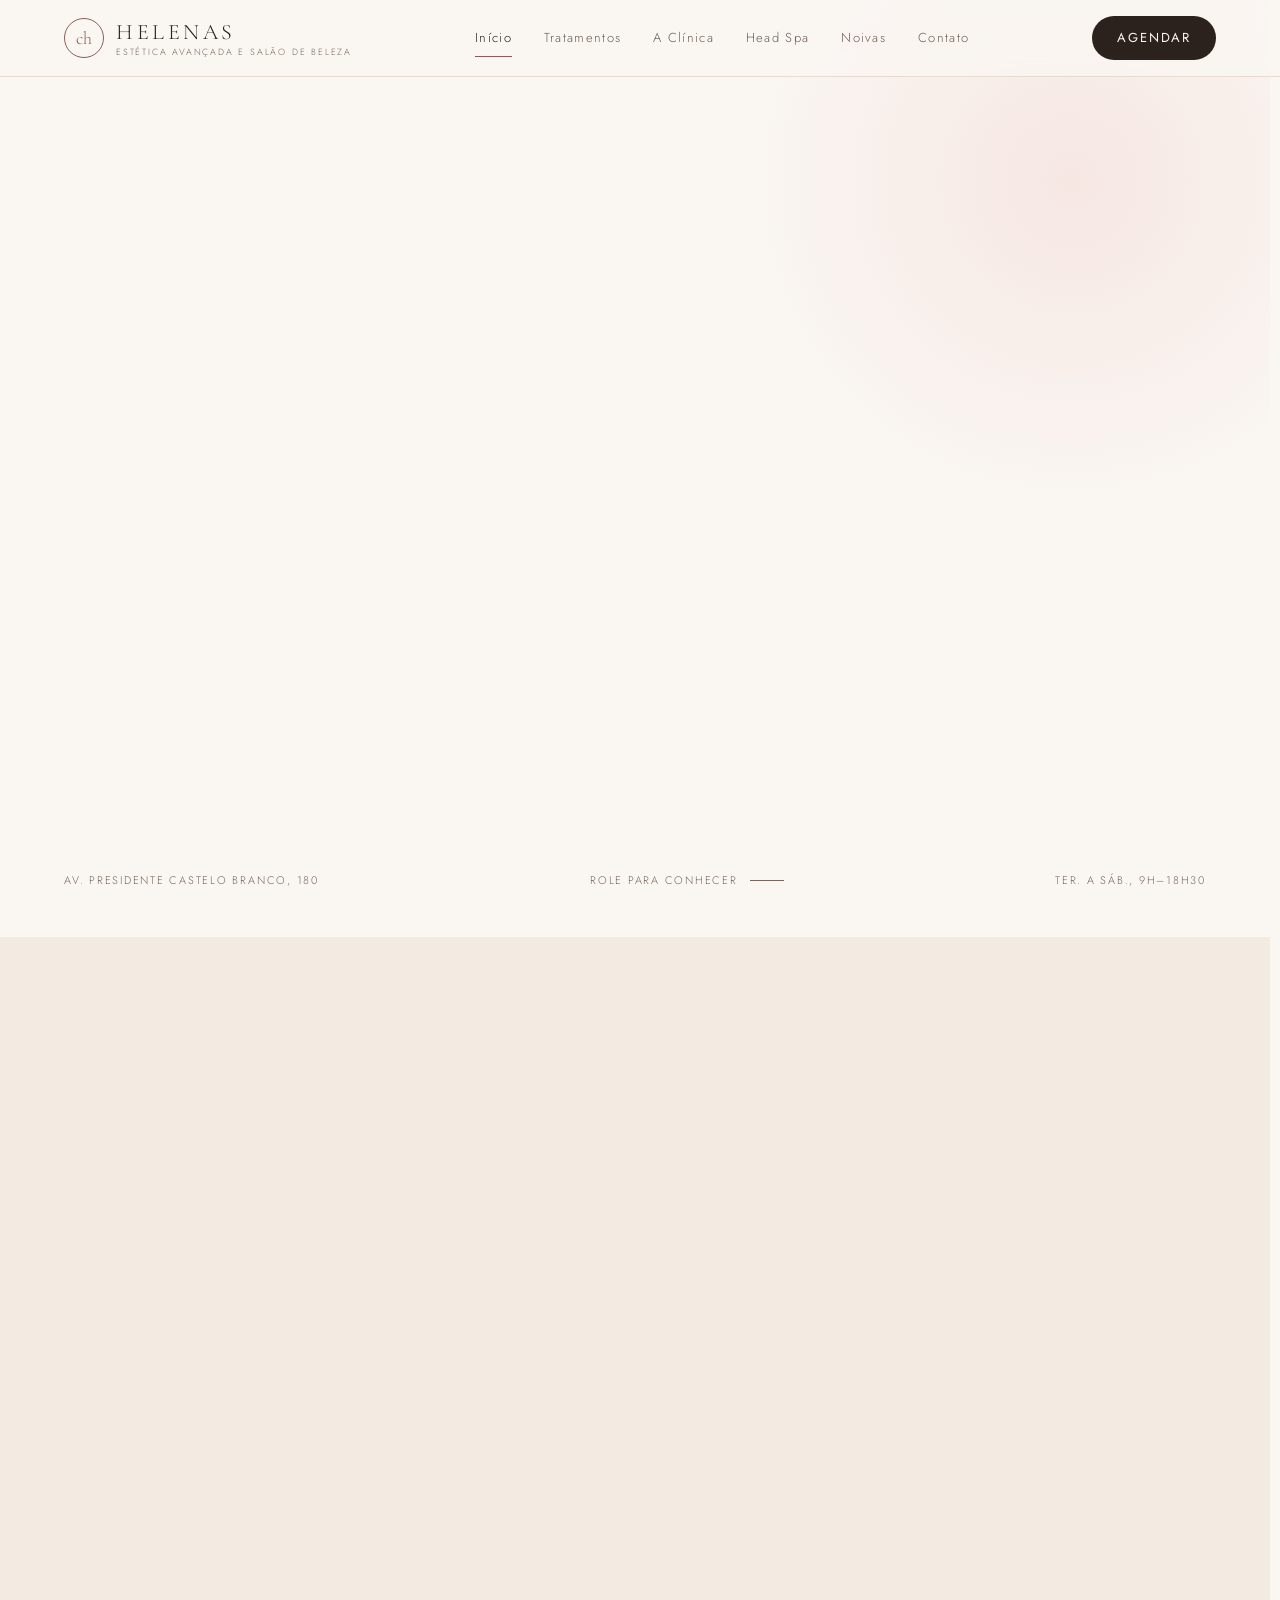
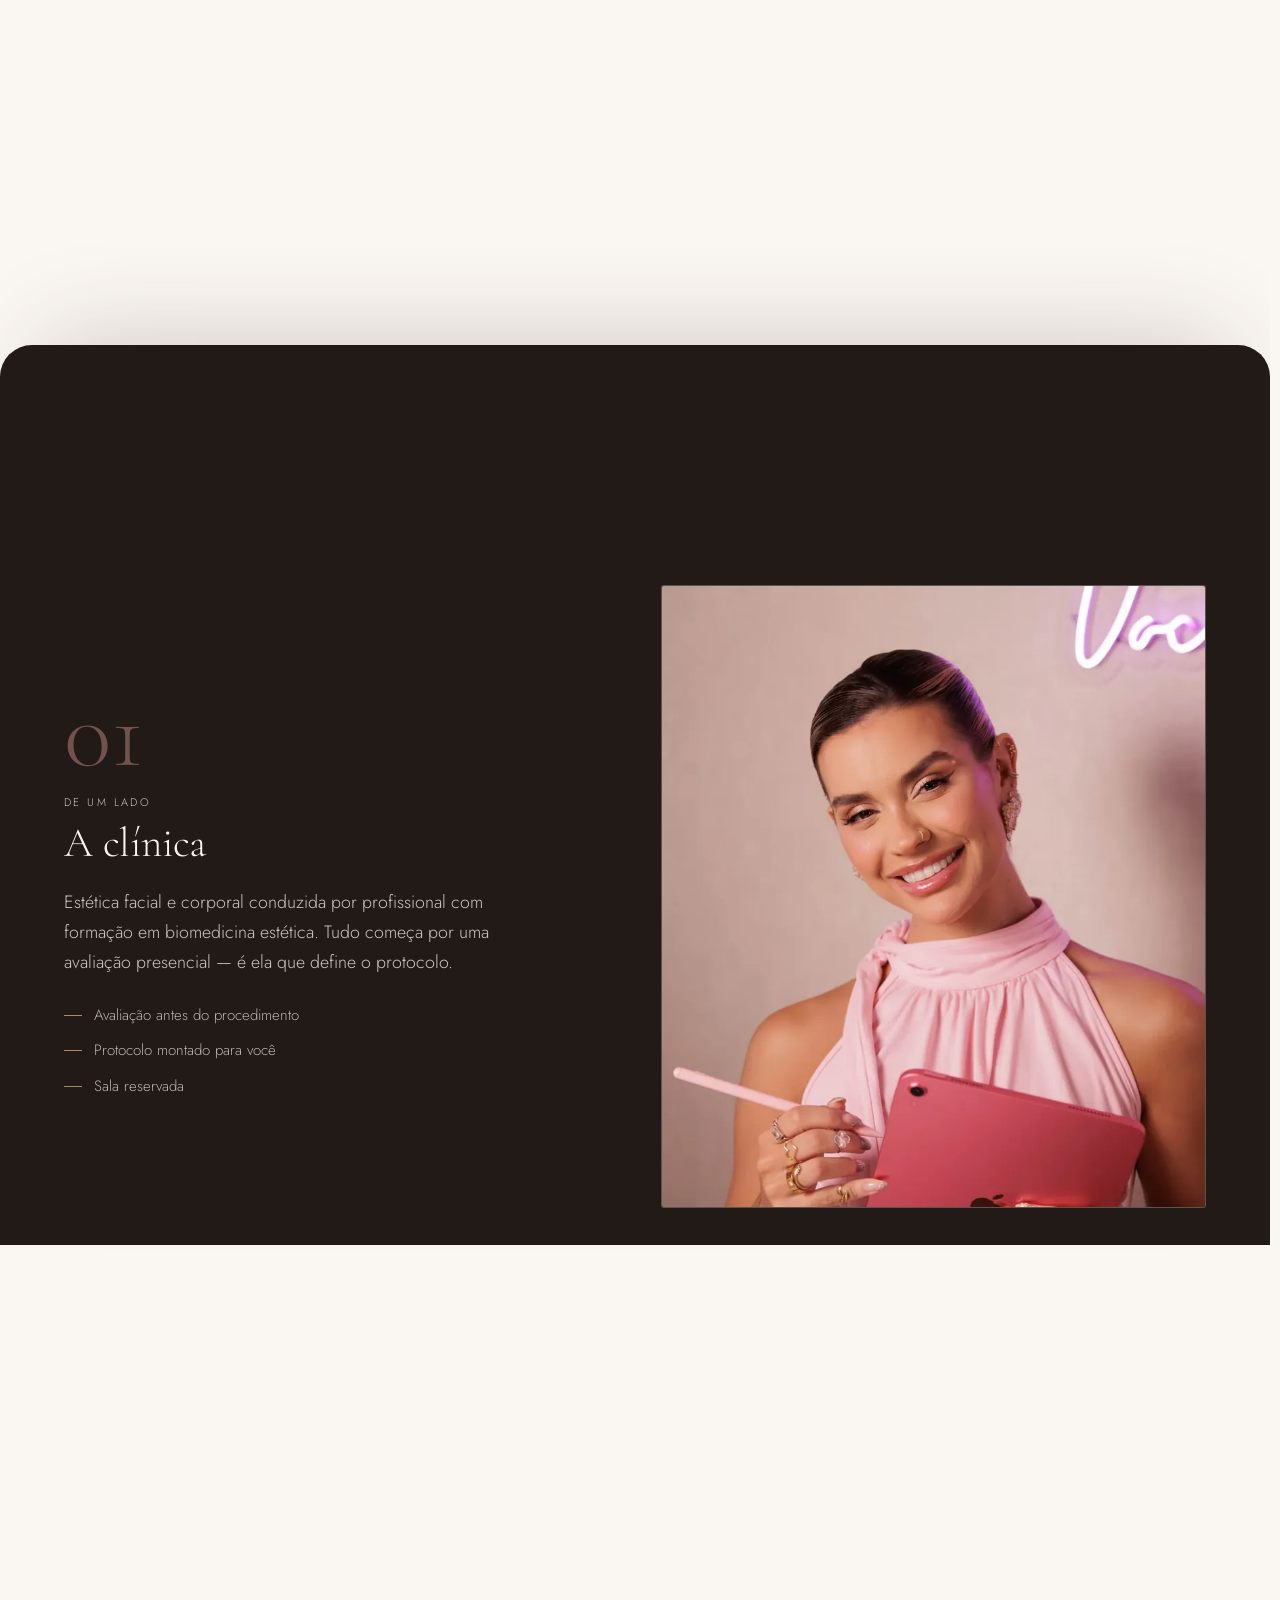
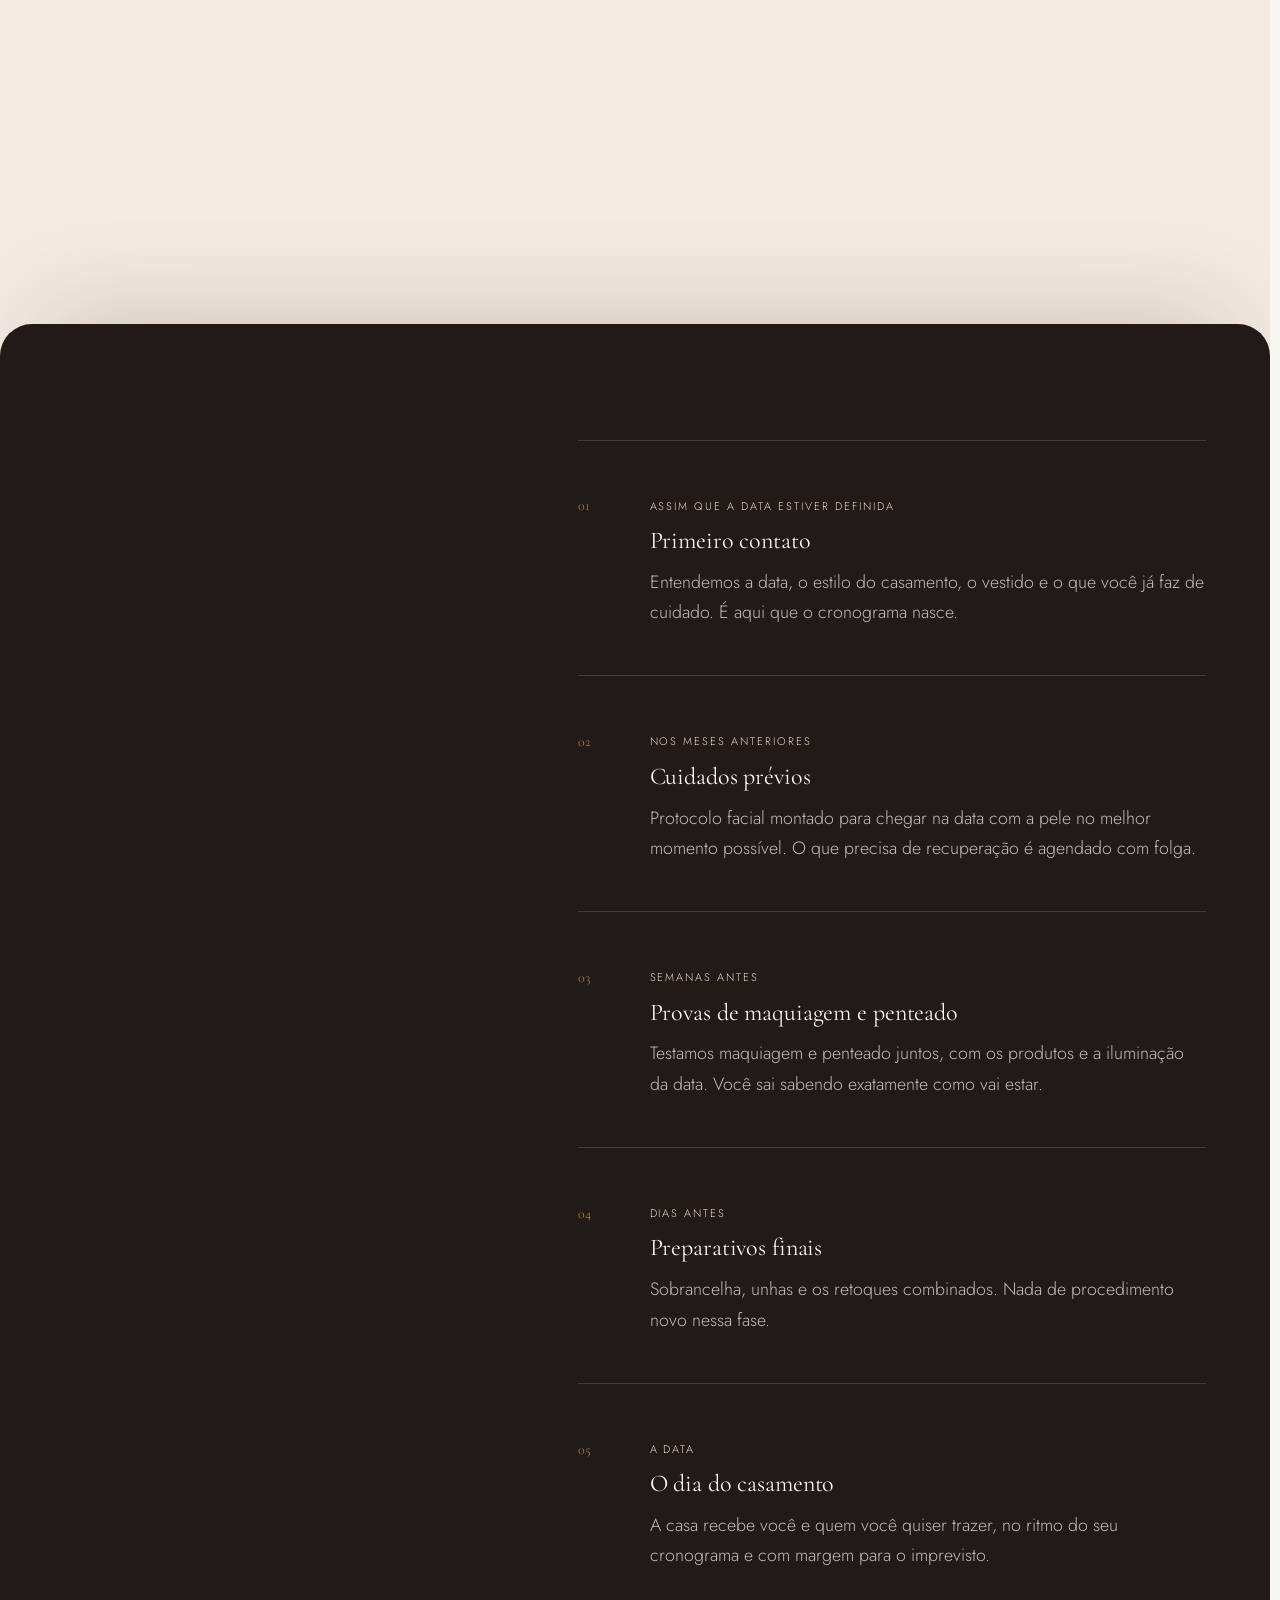
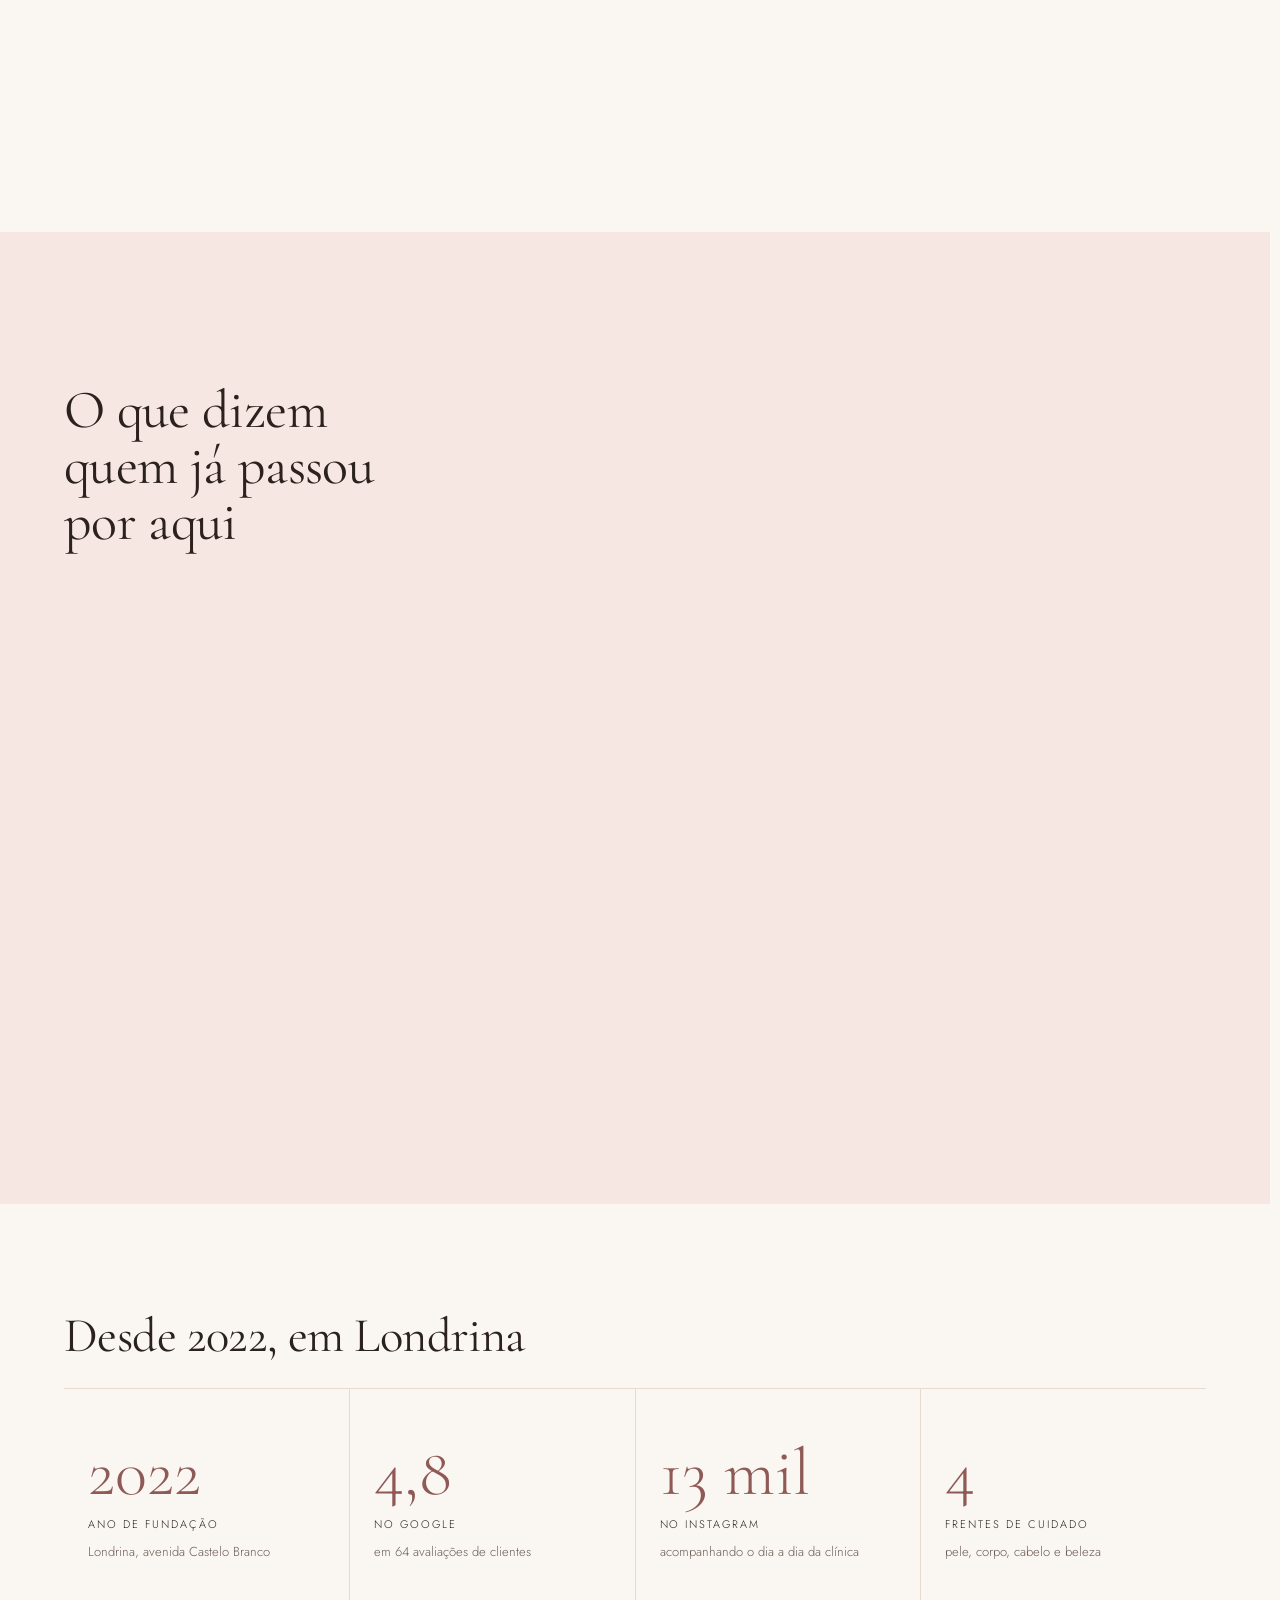
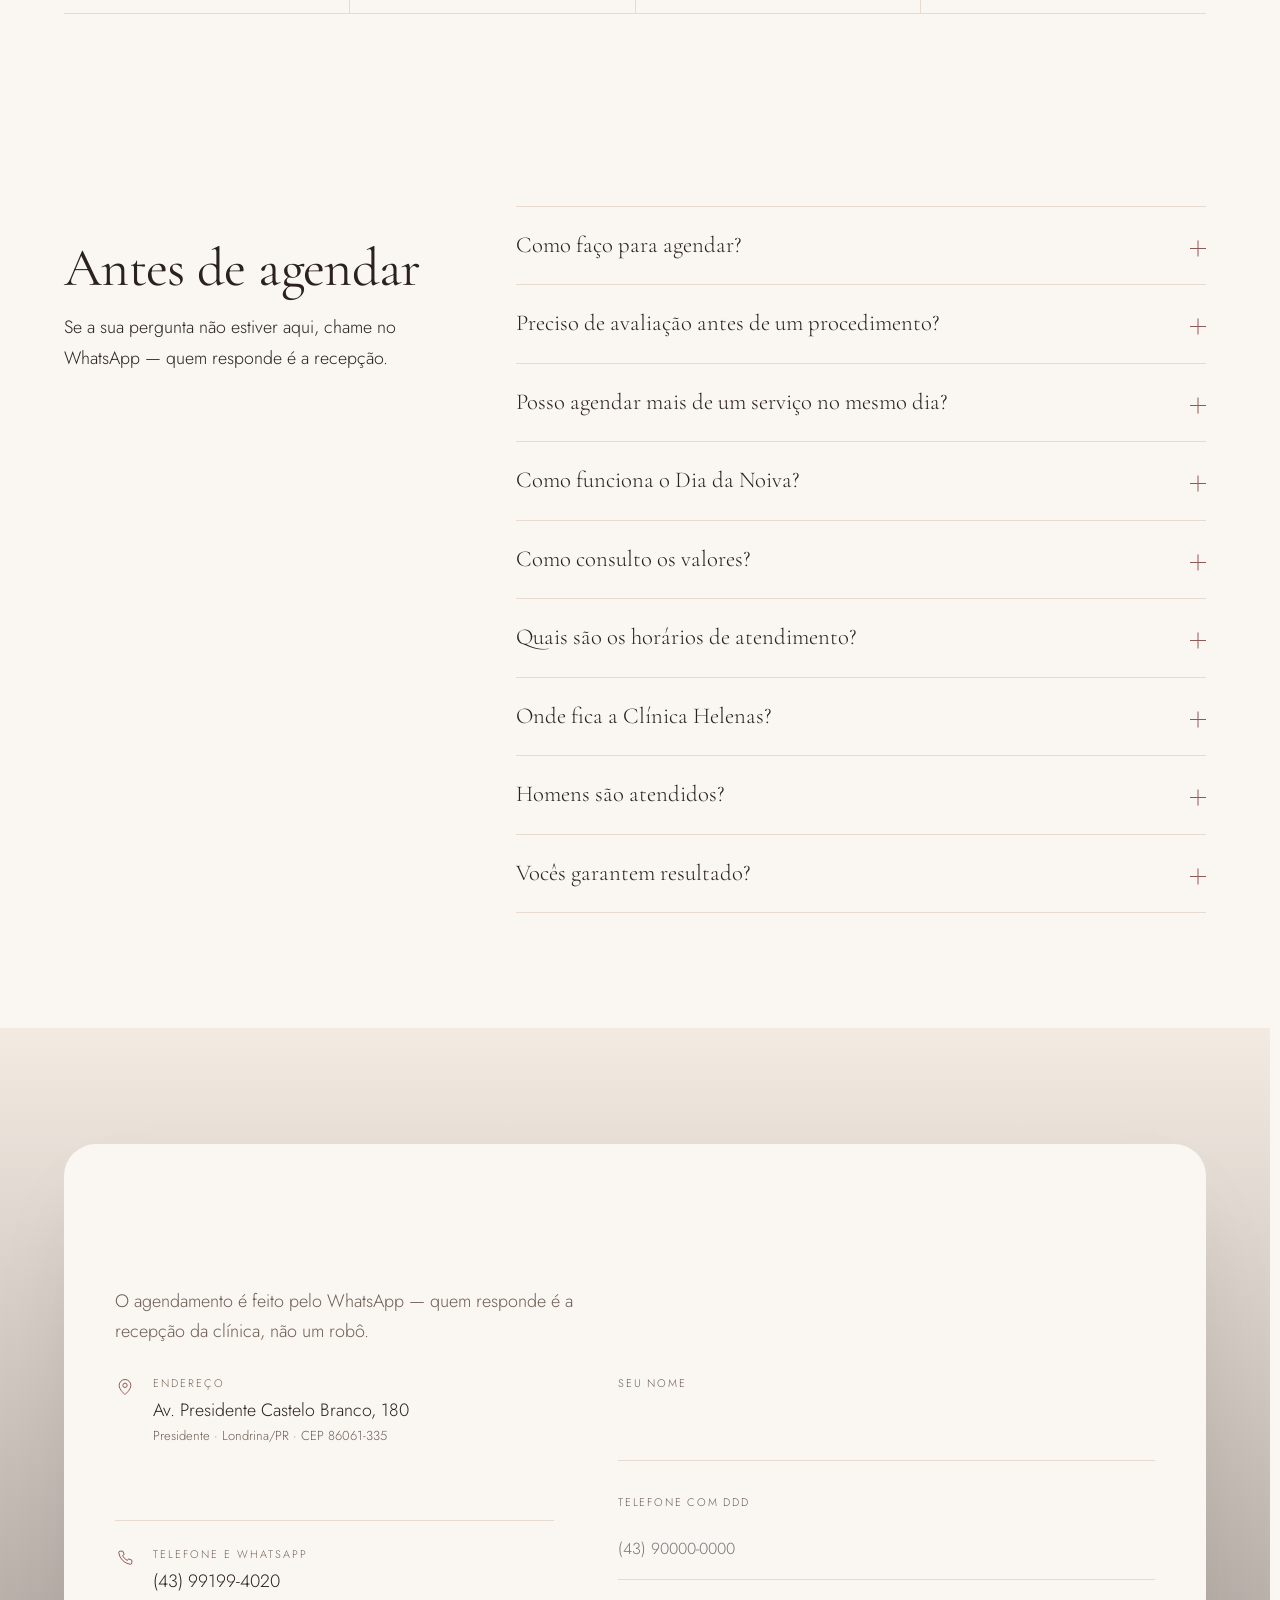
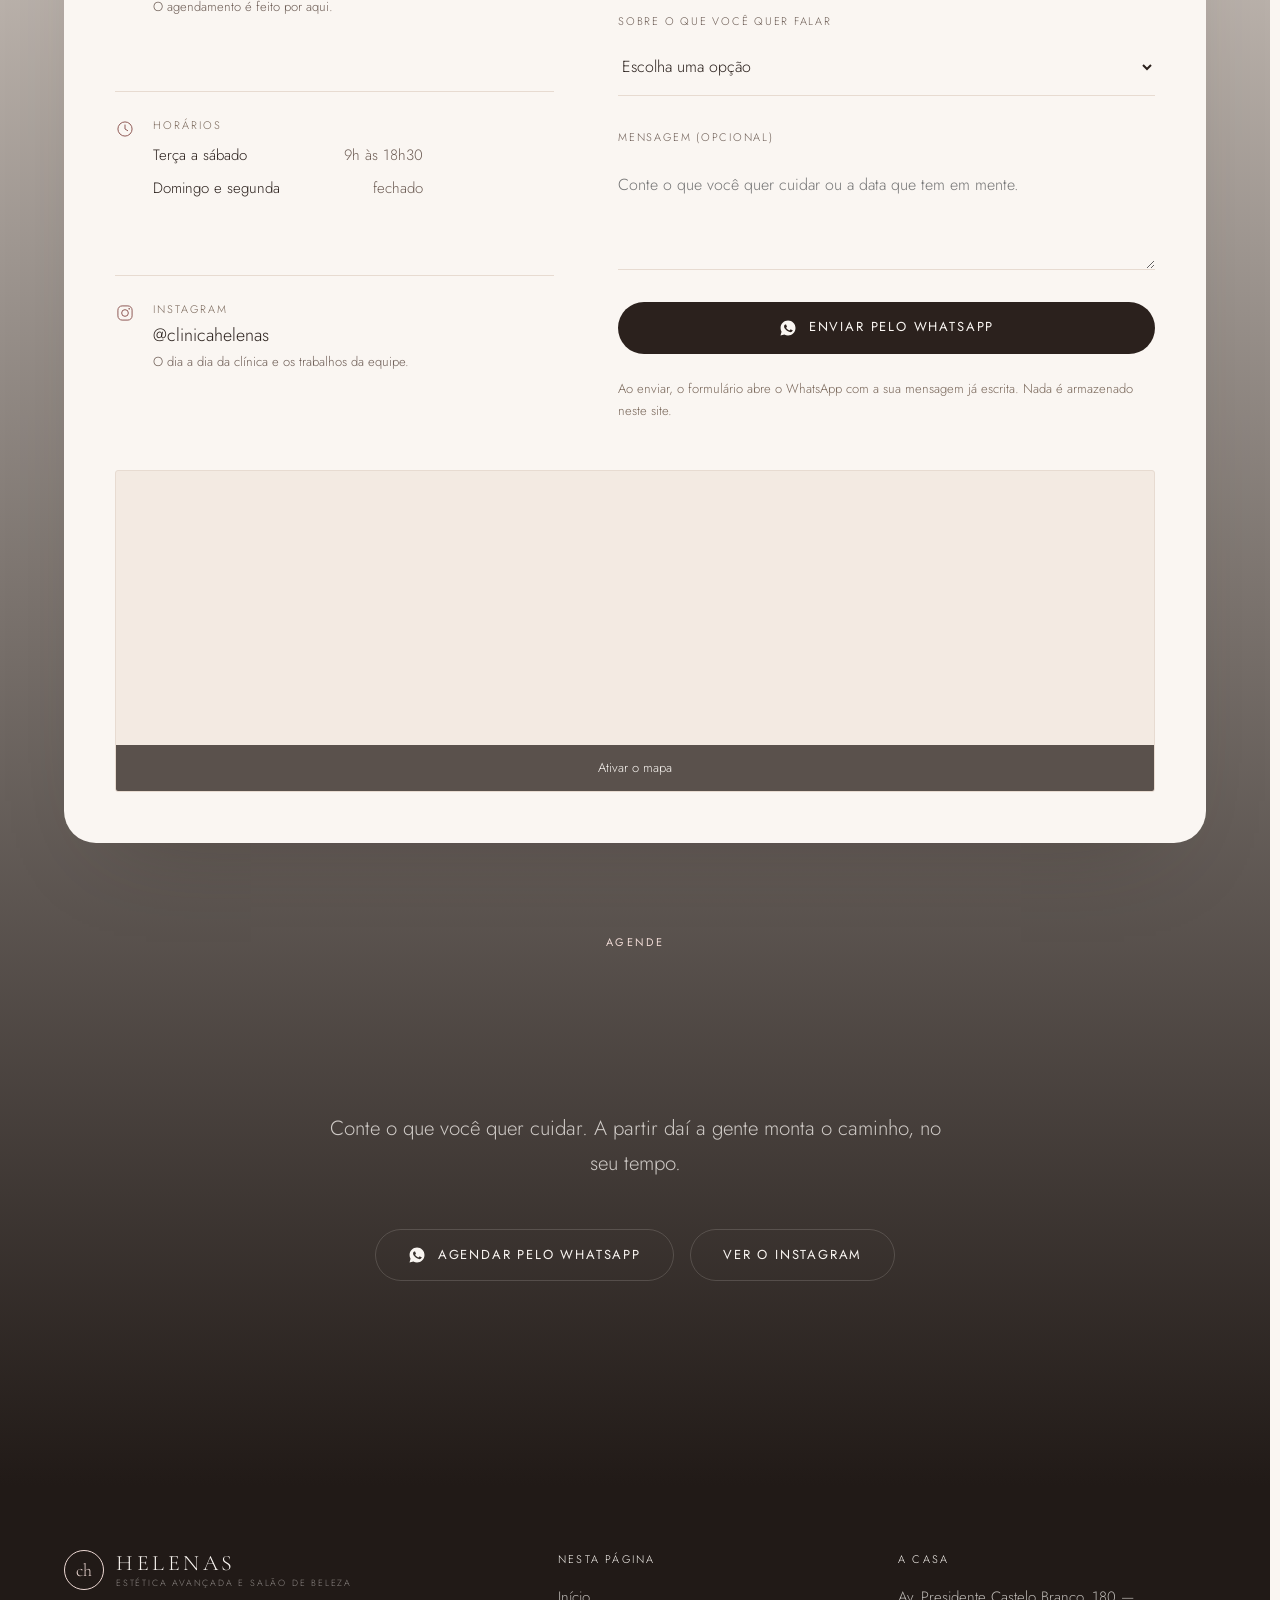
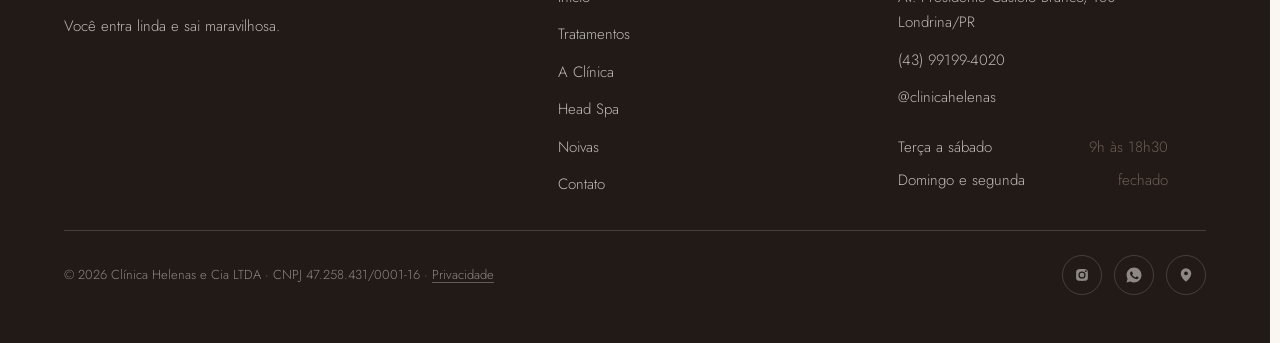
<file: index.html>
<!doctype html>
<html lang="pt-BR">
<head>
<meta charset="utf-8">
<meta name="viewport" content="width=device-width, initial-scale=1">
<title>Clínica de estética e salão de beleza em Londrina — Clínica Helenas</title>
<meta name="description" content="Estética avançada, cabelo, Head Spa, maquiagem e Dia da Noiva em Londrina, no mesmo endereço. Atendimento personalizado de terça a sábado. Agende pelo WhatsApp.">
<link rel="canonical" href="https://eczp999.github.io/helenas/">
<meta name="theme-color" content="#faf6f2">
<meta name="robots" content="index, follow, max-image-preview:large">
<meta name="geo.region" content="BR-PR">
<meta name="geo.placename" content="Londrina">

<meta property="og:type" content="website">
<meta property="og:site_name" content="Clínica Helenas">
<meta property="og:locale" content="pt_BR">
<meta property="og:title" content="Clínica de estética e salão de beleza em Londrina — Clínica Helenas">
<meta property="og:description" content="Estética avançada, cabelo, Head Spa, maquiagem e Dia da Noiva em Londrina, no mesmo endereço. Atendimento personalizado de terça a sábado. Agende pelo WhatsApp.">
<meta property="og:url" content="https://eczp999.github.io/helenas/">
<meta property="og:image" content="https://eczp999.github.io/helenas/assets/img/og.png">
<meta property="og:image:width" content="1200">
<meta property="og:image:height" content="630">
<meta property="og:image:alt" content="Clínica Helenas — Estética avançada e salão de beleza em Londrina">
<meta name="twitter:card" content="summary_large_image">
<meta name="twitter:title" content="Clínica de estética e salão de beleza em Londrina — Clínica Helenas">
<meta name="twitter:description" content="Estética avançada, cabelo, Head Spa, maquiagem e Dia da Noiva em Londrina, no mesmo endereço. Atendimento personalizado de terça a sábado. Agende pelo WhatsApp.">
<meta name="twitter:image" content="https://eczp999.github.io/helenas/assets/img/og.png">

<link rel="icon" href="favicon.ico" sizes="32x32">
<link rel="icon" href="assets/img/favicon.svg" type="image/svg+xml">
<link rel="apple-touch-icon" href="assets/img/favicon.svg">

<link rel="preload" href="assets/fonts/cormorant-latin-var.woff2" as="font" type="font/woff2" crossorigin>
<link rel="preload" href="assets/fonts/cormorant-italic-latin-var.woff2" as="font" type="font/woff2" crossorigin>
<link rel="preload" href="assets/fonts/jost-latin-var.woff2" as="font" type="font/woff2" crossorigin>
<link rel="stylesheet" href="assets/js/vendor/lenis.css?v=a8910a2d">
<link rel="stylesheet" href="assets/css/helenas.css?v=a8910a2d">

<script>
/* Esconder-para-animar acontece aqui, antes da primeira pintura, para não
   haver piscada — e só onde a animação vai existir. Se o app.js não confirmar
   que subiu em 4 segundos (rede ruim, arquivo bloqueado, erro de script), a
   classe cai sozinha e a página aparece inteira. Nenhum conteúdo depende de
   JavaScript para ser visto. */
(function () {
  var d = document.documentElement;
  if (!window.matchMedia || !matchMedia('(prefers-reduced-motion: no-preference)').matches) return;
  d.classList.add('js');
  setTimeout(function () { if (!window.__helenasOk) d.classList.remove('js'); }, 4000);
})();
</script>
<script type="application/ld+json">{"@context":"https://schema.org","@graph":[{"@type":["BeautySalon","HealthAndBeautyBusiness"],"@id":"https://eczp999.github.io/helenas/#negocio","name":"Clínica Helenas","legalName":"Clínica Helenas e Cia LTDA","description":"Estética avançada e salão de beleza em Londrina/PR.","url":"https://eczp999.github.io/helenas/","telephone":"+5543991994020","foundingDate":"2022","priceRange":"$$","currenciesAccepted":"BRL","address":{"@type":"PostalAddress","streetAddress":"Av. Presidente Castelo Branco, 180","addressLocality":"Londrina","addressRegion":"PR","postalCode":"86061-335","addressCountry":"BR"},"areaServed":{"@type":"City","name":"Londrina"},"openingHoursSpecification":[{"@type":"OpeningHoursSpecification","dayOfWeek":["Tu","We","Th","Fr","Sa"],"opens":"09:00","closes":"18:30"}],"sameAs":["https://www.instagram.com/clinicahelenas/"],"hasMap":"https://www.google.com/maps/search/?api=1&query=Cl%C3%ADnica%20Helenas%2C%20Av.%20Presidente%20Castelo%20Branco%2C%20180%2C%20Londrina%20-%20PR%2C%2086061-335","aggregateRating":{"@type":"AggregateRating","ratingValue":"4.8","reviewCount":64,"bestRating":"5"}},{"@type":"WebSite","@id":"https://eczp999.github.io/helenas/#site","url":"https://eczp999.github.io/helenas/","name":"Clínica Helenas","inLanguage":"pt-BR","publisher":{"@id":"https://eczp999.github.io/helenas/#negocio"}},{"@type":"FAQPage","mainEntity":[{"@type":"Question","name":"Como faço para agendar?","acceptedAnswer":{"@type":"Answer","text":"Pelo WhatsApp. É o canal mais rápido e quem responde é a recepção da clínica. Todo atendimento é agendado — não trabalhamos por ordem de chegada."}},{"@type":"Question","name":"Preciso de avaliação antes de um procedimento?","acceptedAnswer":{"@type":"Answer","text":"Para os procedimentos estéticos, sim. A avaliação é presencial, sem procedimento no mesmo dia, e é o que define o que faz sentido para você."}},{"@type":"Question","name":"Posso agendar mais de um serviço no mesmo dia?","acceptedAnswer":{"@type":"Answer","text":"Pode, e é o principal motivo de a clínica e o salão ficarem no mesmo endereço. Avise tudo o que quer fazer e a recepção monta a sequência."}},{"@type":"Question","name":"Como funciona o Dia da Noiva?","acceptedAnswer":{"@type":"Answer","text":"O acompanhamento começa meses antes: cronograma de pele, provas de maquiagem e penteado e os preparativos da semana do casamento. Quanto antes você procurar, mais opções cabem no cronograma."}},{"@type":"Question","name":"Como consulto os valores?","acceptedAnswer":{"@type":"Answer","text":"Pelo WhatsApp. O valor depende do que vai ser feito, e para os procedimentos estéticos depende também da avaliação."}},{"@type":"Question","name":"Quais são os horários de atendimento?","acceptedAnswer":{"@type":"Answer","text":"De terça a sábado, das 9h às 18h30."}},{"@type":"Question","name":"Onde fica a Clínica Helenas?","acceptedAnswer":{"@type":"Answer","text":"Na avenida Presidente Castelo Branco, 180, bairro Presidente, em Londrina."}},{"@type":"Question","name":"Homens são atendidos?","acceptedAnswer":{"@type":"Answer","text":"Sim. O Head Spa, as massagens e os demais serviços atendem homens e mulheres."}},{"@type":"Question","name":"Vocês garantem resultado?","acceptedAnswer":{"@type":"Answer","text":"Não. Resultado estético depende de pele, histórico, saúde e do cuidado em casa. O que fazemos é explicar antes o que cada procedimento faz — e o que não faz — para que a decisão seja sua."}}]},{"@type":"Service","name":"Estética facial","description":"Cuidados personalizados para valorizar sua beleza natural, respeitando as características e as necessidades da sua pele.","url":"https://eczp999.github.io/helenas/#modal-estetica-facial","provider":{"@id":"https://eczp999.github.io/helenas/#negocio"},"areaServed":{"@type":"City","name":"Londrina"},"hasOfferCatalog":{"@type":"OfferCatalog","name":"Estética facial","itemListElement":[{"@type":"Offer","itemOffered":{"@type":"Service","name":"Limpeza de pele profunda","description":"Higienização, extração e ativos escolhidos conforme o tipo de pele."}},{"@type":"Offer","itemOffered":{"@type":"Service","name":"Protocolos de rejuvenescimento facial","description":"Sessões combinadas para textura, firmeza e uniformidade da pele."}},{"@type":"Offer","itemOffered":{"@type":"Service","name":"Toxina botulínica","description":"Aplicação para rugas de expressão, com desenho conforme a sua musculatura."}},{"@type":"Offer","itemOffered":{"@type":"Service","name":"Preenchimento facial","description":"Reposição de volume em pontos específicos do rosto."}}]}},{"@type":"Service","name":"Corpo e bem-estar","description":"Um tempo reservado para desacelerar: massagens e cuidado corporal em sala tranquila, sem pressa.","url":"https://eczp999.github.io/helenas/#modal-corpo-e-bem-estar","provider":{"@id":"https://eczp999.github.io/helenas/#negocio"},"areaServed":{"@type":"City","name":"Londrina"},"hasOfferCatalog":{"@type":"OfferCatalog","name":"Corpo e bem-estar","itemListElement":[{"@type":"Offer","itemOffered":{"@type":"Service","name":"Massagem relaxante","description":"Sessão em sala reservada, com pressão ajustada ao que o seu corpo aguenta."}},{"@type":"Offer","itemOffered":{"@type":"Service","name":"Massagem de pescoço, ombros e clavícula","description":"Sessão localizada na região que mais concentra tensão."}}]}},{"@type":"Service","name":"Cabelo e Head Spa","description":"Do cuidado com os fios ao Head Spa — uma experiência completa de tratamento e relaxamento do couro cabeludo.","url":"https://eczp999.github.io/helenas/#modal-cabelo-e-head-spa","provider":{"@id":"https://eczp999.github.io/helenas/#negocio"},"areaServed":{"@type":"City","name":"Londrina"},"hasOfferCatalog":{"@type":"OfferCatalog","name":"Cabelo e Head Spa","itemListElement":[{"@type":"Offer","itemOffered":{"@type":"Service","name":"Head Spa — spa capilar","description":"Uma hora e meia entre máscara facial, massagem, detox de couro cabeludo e escova."}},{"@type":"Offer","itemOffered":{"@type":"Service","name":"Escova e finalização","description":"Escova modelada, sozinha ou fechando outro atendimento."}},{"@type":"Offer","itemOffered":{"@type":"Service","name":"Penteado","description":"Penteado de festa e de noiva, com prova prévia quando for casamento."}}]}},{"@type":"Service","name":"Beleza e detalhes","description":"Sobrancelhas, unhas, maquiagem e depilação: os detalhes que terminam de compor o seu visual.","url":"https://eczp999.github.io/helenas/#modal-beleza-e-detalhes","provider":{"@id":"https://eczp999.github.io/helenas/#negocio"},"areaServed":{"@type":"City","name":"Londrina"},"hasOfferCatalog":{"@type":"OfferCatalog","name":"Beleza e detalhes","itemListElement":[{"@type":"Offer","itemOffered":{"@type":"Service","name":"Design de sobrancelhas","description":"Desenho a partir do formato do rosto, não de um modelo pronto."}},{"@type":"Offer","itemOffered":{"@type":"Service","name":"Maquiagem","description":"Maquiagem social, de festa e de noiva, com teste prévio quando necessário."}},{"@type":"Offer","itemOffered":{"@type":"Service","name":"Unhas","description":"Manicure e pedicure com o tempo que o serviço realmente pede."}},{"@type":"Offer","itemOffered":{"@type":"Service","name":"Depilação","description":"Sessões em sala reservada, com privacidade preservada."}}]}},{"@type":"Service","name":"Dia da Noiva","description":"Dos primeiros preparativos aos últimos detalhes, a Helenas acompanha você na construção da sua beleza para o casamento. Julia Helenas é consultora de beleza de noiva — e essa é a especialidade que deu nome à casa.","url":"https://eczp999.github.io/helenas/#modal-noivas","provider":{"@id":"https://eczp999.github.io/helenas/#negocio"},"areaServed":{"@type":"City","name":"Londrina"}},{"@type":"Person","name":"Julia Helenas","jobTitle":"Biomédica esteta, maquiadora e fundadora","worksFor":{"@id":"https://eczp999.github.io/helenas/#negocio"},"sameAs":["https://www.instagram.com/ju.helenas/"]},{"@type":"Person","name":"Maria Gabriella","jobTitle":"Maquiagem","worksFor":{"@id":"https://eczp999.github.io/helenas/#negocio"}},{"@type":"Person","name":"Lill Leite","jobTitle":"Cabelo e penteados","worksFor":{"@id":"https://eczp999.github.io/helenas/#negocio"}},{"@type":"Person","name":"Letícia Oliveira","jobTitle":"Head Spa e terapias corporais","worksFor":{"@id":"https://eczp999.github.io/helenas/#negocio"}}]}</script>
</head>
<body>
<a class="pular" href="#conteudo">Pular para o conteúdo</a>
<header class="topo" data-topo>
<div class="env topo__barra">
<a class="marca" href="#inicio"><span class="marca__selo" aria-hidden="true">ch</span><span class="marca__texto"><span class="marca__nome">HELENAS</span><span class="marca__assinatura">Estética avançada e salão de beleza</span></span></a>
<nav class="topo__nav" aria-label="Seções da página"><a class="topo__link" href="#inicio">Início</a><a class="topo__link" href="#tratamentos">Tratamentos</a><a class="topo__link" href="#a-casa">A Clínica</a><a class="topo__link" href="#head-spa">Head Spa</a><a class="topo__link" href="#noivas">Noivas</a><a class="topo__link" href="#visita">Contato</a></nav>
<a class="botao botao--primario topo__acao" href="https://wa.me/5543991994020?text=Ol%C3%A1%21%20Vim%20pelo%20site%20da%20Cl%C3%ADnica%20Helenas%20e%20gostaria%20de%20agendar%20um%20hor%C3%A1rio." target="_blank" rel="noopener">Agendar</a>
<button class="menu-botao" type="button" data-menu-botao aria-expanded="false" aria-controls="gaveta">
<span class="menu-botao__traco" aria-hidden="true"><span></span><span></span><span></span></span>Menu</button>
</div>
</header>
<div class="gaveta" id="gaveta" data-gaveta data-aberta="nao" data-lenis-prevent>
<nav class="gaveta__lista" aria-label="Seções da página"><a href="#inicio">Início<span>01</span></a><a href="#tratamentos">Tratamentos<span>02</span></a><a href="#a-casa">A Clínica<span>03</span></a><a href="#head-spa">Head Spa<span>04</span></a><a href="#noivas">Noivas<span>05</span></a><a href="#visita">Contato<span>06</span></a></nav>
<div class="gaveta__rodape">
<a class="botao botao--primario" href="https://wa.me/5543991994020?text=Ol%C3%A1%21%20Vim%20pelo%20site%20da%20Cl%C3%ADnica%20Helenas%20e%20gostaria%20de%20agendar%20um%20hor%C3%A1rio." target="_blank" rel="noopener"><svg viewBox="0 0 24 24" aria-hidden="true" focusable="false"><path d="M12.04 2c-5.5 0-9.96 4.46-9.96 9.96 0 1.76.46 3.45 1.34 4.96L2 22l5.2-1.36a9.9 9.9 0 0 0 4.84 1.24h.01c5.5 0 9.96-4.46 9.96-9.96S17.54 2 12.04 2Zm5.8 14.13c-.24.68-1.42 1.32-1.95 1.37-.5.05-.98.23-3.3-.69-2.78-1.1-4.55-3.95-4.69-4.13-.14-.19-1.12-1.49-1.12-2.84 0-1.35.71-2.02.96-2.29.25-.28.55-.35.73-.35.18 0 .37 0 .53.01.17.01.4-.06.62.48.24.57.8 1.97.87 2.11.07.14.12.31.02.5-.1.19-.15.31-.29.47-.14.17-.3.37-.43.5-.14.14-.29.29-.12.57.17.28.74 1.22 1.59 1.98 1.09.97 2.01 1.27 2.29 1.41.28.14.45.12.62-.07.17-.19.71-.83.9-1.11.19-.28.38-.24.64-.14.26.09 1.65.78 1.94.92.28.14.47.21.54.33.07.11.07.65-.17 1.33Z"/></svg> Agendar pelo WhatsApp</a>
<p class="gaveta__contato"><span>(43) 99199-4020</span><span>Ter. a sáb., 9h–18h30</span></p>
</div>
</div>
<div class="trilho" data-trilho data-visivel="nao" aria-hidden="true">
<span class="trilho__preenche" data-trilho-preenche></span>
</div>
<main id="conteudo"><section class="hero" id="inicio" aria-labelledby="t-hero">
<div class="env hero__grade">
<div>
<p class="etiqueta" data-fx="etiqueta">Clínica de estética e salão de beleza</p>
<h1 class="hero__titulo" id="t-hero"><span class="linha"><span>Estética avançada</span></span><span class="linha"><span class="italico">e beleza</span></span><span class="linha"><span class="italico">em Londrina</span></span></h1>
<p class="hero__texto" data-fx>Tratamentos faciais e corporais, cabelo, maquiagem e Dia da Noiva no mesmo endereço — com uma equipe que acompanha você do começo ao fim.</p>
<div class="hero__acoes" data-fx>
<a class="botao botao--primario" href="https://wa.me/5543991994020?text=Ol%C3%A1%21%20Vim%20pelo%20site%20da%20Cl%C3%ADnica%20Helenas%20e%20gostaria%20de%20agendar%20um%20hor%C3%A1rio." target="_blank" rel="noopener"><svg viewBox="0 0 24 24" aria-hidden="true" focusable="false"><path d="M12.04 2c-5.5 0-9.96 4.46-9.96 9.96 0 1.76.46 3.45 1.34 4.96L2 22l5.2-1.36a9.9 9.9 0 0 0 4.84 1.24h.01c5.5 0 9.96-4.46 9.96-9.96S17.54 2 12.04 2Zm5.8 14.13c-.24.68-1.42 1.32-1.95 1.37-.5.05-.98.23-3.3-.69-2.78-1.1-4.55-3.95-4.69-4.13-.14-.19-1.12-1.49-1.12-2.84 0-1.35.71-2.02.96-2.29.25-.28.55-.35.73-.35.18 0 .37 0 .53.01.17.01.4-.06.62.48.24.57.8 1.97.87 2.11.07.14.12.31.02.5-.1.19-.15.31-.29.47-.14.17-.3.37-.43.5-.14.14-.29.29-.12.57.17.28.74 1.22 1.59 1.98 1.09.97 2.01 1.27 2.29 1.41.28.14.45.12.62-.07.17-.19.71-.83.9-1.11.19-.28.38-.24.64-.14.26.09 1.65.78 1.94.92.28.14.47.21.54.33.07.11.07.65-.17 1.33Z"/></svg> Agendar pelo WhatsApp</a>
<a class="botao botao--contorno" href="#a-casa">Conhecer os tratamentos</a>
</div>
<div class="hero__nota" data-fx>
<span><span class="estrelas" aria-hidden="true"><svg viewBox="0 0 24 24" aria-hidden="true" focusable="false"><path d="m12 2.6 2.9 5.9 6.5.9-4.7 4.6 1.1 6.5-5.8-3-5.8 3 1.1-6.5L2.6 9.4l6.5-.9L12 2.6Z"/></svg><svg viewBox="0 0 24 24" aria-hidden="true" focusable="false"><path d="m12 2.6 2.9 5.9 6.5.9-4.7 4.6 1.1 6.5-5.8-3-5.8 3 1.1-6.5L2.6 9.4l6.5-.9L12 2.6Z"/></svg><svg viewBox="0 0 24 24" aria-hidden="true" focusable="false"><path d="m12 2.6 2.9 5.9 6.5.9-4.7 4.6 1.1 6.5-5.8-3-5.8 3 1.1-6.5L2.6 9.4l6.5-.9L12 2.6Z"/></svg><svg viewBox="0 0 24 24" aria-hidden="true" focusable="false"><path d="m12 2.6 2.9 5.9 6.5.9-4.7 4.6 1.1 6.5-5.8-3-5.8 3 1.1-6.5L2.6 9.4l6.5-.9L12 2.6Z"/></svg><svg viewBox="0 0 24 24" aria-hidden="true" focusable="false"><path d="m12 2.6 2.9 5.9 6.5.9-4.7 4.6 1.1 6.5-5.8-3-5.8 3 1.1-6.5L2.6 9.4l6.5-.9L12 2.6Z"/></svg></span> <strong>4,8</strong> em 64 avaliações no Google</span>
</div>
</div>
<div class="hero__placa" data-fx><div class="campo campo--real" data-campo="hero"><img src="assets/img/fotos/hero.webp" srcset="assets/img/fotos/hero-480w.webp 480w, assets/img/fotos/hero-800w.webp 800w, assets/img/fotos/hero.webp 1200w" sizes="(max-width: 61.99rem) 100vw, 36vw" alt="Julia Helenas no espaço da Clínica Helenas, diante do letreiro luminoso da casa." loading="eager" fetchpriority="high" decoding="async" style="object-position:50% 28%"></div></div>
</div>
<div class="env hero__rodape">
<span>Av. Presidente Castelo Branco, 180</span>
<span class="hero__rolar">Role para conhecer</span>
<span>Ter. a sáb., 9h–18h30</span>
</div>
</section>
<section class="ato ato--areia" id="tratamentos" aria-labelledby="t-trat">
<div class="env">
<div class="trat__cabeca">
<p class="etiqueta" data-fx="etiqueta">Tratamentos</p>
<h2 id="t-trat" data-fx="titulo">O que você pode fazer aqui</h2>
<p class="texto-g" data-fx>Quatro frentes de cuidado e uma especialidade da casa. Toque em uma delas para ver tudo o que reúne.</p>
</div>
<ul class="cartoes"><li class="cartao" data-fx>
<button class="cartao__botao" type="button" data-abre="modal-estetica-facial"
        aria-haspopup="dialog" aria-label="Quero saber mais — Estética facial">
<span class="cartao__foto"><div class="campo campo--real" data-campo="trat-estetica-facial"><img src="assets/img/fotos/trat-estetica-facial.webp" srcset="assets/img/fotos/trat-estetica-facial-480w.webp 480w, assets/img/fotos/trat-estetica-facial-800w.webp 800w, assets/img/fotos/trat-estetica-facial.webp 1200w" sizes="(max-width: 46rem) 92vw, 46vw" alt="Procedimento injetável facial conduzido na Clínica Helenas." loading="lazy" decoding="async" style="object-position:50% 35%"></div></span><span class="cartao__corpo">
<span class="cartao__etiqueta">Rosto</span>
<span class="cartao__nome">Estética facial</span>
<span class="cartao__resumo">Cuidados personalizados para valorizar sua beleza natural, respeitando as características e as necessidades da sua pele.</span>
<ul class="cartao__reune" aria-hidden="true"><li>Limpeza de pele profunda</li><li>Protocolos de rejuvenescimento facial</li><li>Toxina botulínica</li><li>Preenchimento facial</li></ul>
<span class="cartao__mais">Quero saber mais <svg class="seta" viewBox="0 0 24 24" fill="none" stroke="currentColor" stroke-width="1.2" aria-hidden="true" focusable="false"><path d="M4 12h15m0 0-5.5-5.5M19 12l-5.5 5.5" stroke-linecap="round" stroke-linejoin="round"/></svg></span>
</span></button></li><li class="cartao cartao--sem-foto" data-fx>
<button class="cartao__botao" type="button" data-abre="modal-corpo-e-bem-estar"
        aria-haspopup="dialog" aria-label="Quero saber mais — Corpo e bem-estar">
<span class="cartao__corpo">
<span class="cartao__etiqueta">Corpo</span>
<span class="cartao__nome">Corpo e bem-estar</span>
<span class="cartao__resumo">Um tempo reservado para desacelerar: massagens e cuidado corporal em sala tranquila, sem pressa.</span>
<ul class="cartao__reune" aria-hidden="true"><li>Massagem relaxante</li><li>Massagem de pescoço, ombros e clavícula</li></ul>
<span class="cartao__mais">Quero saber mais <svg class="seta" viewBox="0 0 24 24" fill="none" stroke="currentColor" stroke-width="1.2" aria-hidden="true" focusable="false"><path d="M4 12h15m0 0-5.5-5.5M19 12l-5.5 5.5" stroke-linecap="round" stroke-linejoin="round"/></svg></span>
</span></button></li><li class="cartao" data-fx>
<button class="cartao__botao" type="button" data-abre="modal-cabelo-e-head-spa"
        aria-haspopup="dialog" aria-label="Quero saber mais — Cabelo e Head Spa">
<span class="cartao__foto"><div class="campo campo--real" data-campo="trat-cabelo-e-head-spa"><img src="assets/img/fotos/trat-cabelo-e-head-spa.webp" srcset="assets/img/fotos/trat-cabelo-e-head-spa-480w.webp 480w, assets/img/fotos/trat-cabelo-e-head-spa-800w.webp 800w, assets/img/fotos/trat-cabelo-e-head-spa.webp 1199w" sizes="(max-width: 46rem) 92vw, 46vw" alt="Cabelo tratado e finalizado no salão da Clínica Helenas." loading="lazy" decoding="async" style="object-position:50% 35%"></div></span><span class="cartao__corpo">
<span class="cartao__etiqueta">Cabelo</span>
<span class="cartao__nome">Cabelo e Head Spa</span>
<span class="cartao__resumo">Do cuidado com os fios ao Head Spa — uma experiência completa de tratamento e relaxamento do couro cabeludo.</span>
<ul class="cartao__reune" aria-hidden="true"><li>Head Spa — spa capilar</li><li>Escova e finalização</li><li>Penteado</li></ul>
<span class="cartao__mais">Quero saber mais <svg class="seta" viewBox="0 0 24 24" fill="none" stroke="currentColor" stroke-width="1.2" aria-hidden="true" focusable="false"><path d="M4 12h15m0 0-5.5-5.5M19 12l-5.5 5.5" stroke-linecap="round" stroke-linejoin="round"/></svg></span>
</span></button></li><li class="cartao" data-fx>
<button class="cartao__botao" type="button" data-abre="modal-beleza-e-detalhes"
        aria-haspopup="dialog" aria-label="Quero saber mais — Beleza e detalhes">
<span class="cartao__foto"><div class="campo campo--real" data-campo="trat-beleza-e-detalhes"><img src="assets/img/fotos/trat-beleza-e-detalhes.webp" srcset="assets/img/fotos/trat-beleza-e-detalhes-480w.webp 480w, assets/img/fotos/trat-beleza-e-detalhes-800w.webp 800w, assets/img/fotos/trat-beleza-e-detalhes.webp 1800w" sizes="(max-width: 46rem) 92vw, 46vw" alt="Maquiagem sendo aplicada na Clínica Helenas." loading="lazy" decoding="async" style="object-position:50% 22%"></div></span><span class="cartao__corpo">
<span class="cartao__etiqueta">Beleza</span>
<span class="cartao__nome">Beleza e detalhes</span>
<span class="cartao__resumo">Sobrancelhas, unhas, maquiagem e depilação: os detalhes que terminam de compor o seu visual.</span>
<ul class="cartao__reune" aria-hidden="true"><li>Design de sobrancelhas</li><li>Maquiagem</li><li>Unhas</li><li>Depilação</li></ul>
<span class="cartao__mais">Quero saber mais <svg class="seta" viewBox="0 0 24 24" fill="none" stroke="currentColor" stroke-width="1.2" aria-hidden="true" focusable="false"><path d="M4 12h15m0 0-5.5-5.5M19 12l-5.5 5.5" stroke-linecap="round" stroke-linejoin="round"/></svg></span>
</span></button></li></ul>
</div>
</section>
<section class="ato" id="manifesto" aria-labelledby="t-manifesto">
<div class="env manifesto__grade">
<div class="manifesto__titulo">
<p class="etiqueta" data-fx="etiqueta">Por que a Helenas</p>
<h2 id="t-manifesto" data-fx="titulo">Seu momento de cuidado, em um só lugar</h2>
</div>
<div class="manifesto__corpo"><p data-fx>Estética avançada e salão de beleza dividem o mesmo endereço, a mesma recepção e a mesma agenda. Na prática: você resolve pele, cabelo e unhas numa tarde só, e quem cuida de cada parte conversa entre si.</p>
<ul class="pilares"><li class="pilar" data-fx><h3>Atendimento personalizado</h3><p>Cada protocolo nasce de uma avaliação presencial — da sua pele, do seu cabelo e do que você já faz em casa.</p></li><li class="pilar" data-fx><h3>Tudo no mesmo lugar</h3><p>Pele, corpo, cabelo, unhas e maquiagem sob a mesma administração. Uma agenda, um deslocamento.</p></li><li class="pilar" data-fx><h3>Ambiente acolhedor</h3><p>Sala reservada, tempo de atendimento adequado e um espaço pensado para você sair mais leve do que entrou.</p></li></ul>
<div class="assinatura" data-fx>
<span class="assinatura__nome">Julia Helenas</span>
<span class="assinatura__papel">Biomédica esteta e fundadora</span>
</div>
</div>
</div>
</section>
<section class="ato casa ato--sobe" id="a-casa" data-tema="escuro" data-pin="pilha" aria-labelledby="t-casa">
<div class="env">
<div class="casa__cabeca">
<p class="etiqueta" data-fx="etiqueta">A Clínica</p>
<h2 id="t-casa" data-fx="titulo">Dois cuidados, uma casa</h2>
<p class="texto-g" data-fx>Role para ver como as duas metades da Helenas se encontram.</p>
</div>
<div class="casa__palco" data-palco><article class="painel" data-painel>
<div class="painel__grade">
<div class="painel__texto">
<span class="painel__ordem" aria-hidden="true">01</span>
<p class="painel__etiqueta">De um lado</p>
<h3>A clínica</h3>
<p>Estética facial e corporal conduzida por profissional com formação em biomedicina estética. Tudo começa por uma avaliação presencial — é ela que define o protocolo.</p>
<ul class="painel__marcadores"><li>Avaliação antes do procedimento</li><li>Protocolo montado para você</li><li>Sala reservada</li></ul>
</div>
<div class="painel__campo"><div class="campo campo--real" data-campo="casa-1"><img src="assets/img/fotos/casa-1.webp" srcset="assets/img/fotos/casa-1-480w.webp 480w, assets/img/fotos/casa-1-800w.webp 800w, assets/img/fotos/casa-1.webp 1200w" sizes="(max-width: 55.99rem) 92vw, 44vw" alt="Julia Helenas, biomédica esteta e fundadora da Clínica Helenas." loading="lazy" decoding="async" style="object-position:50% 32%"></div></div>
</div>
</article><article class="painel" data-painel>
<div class="painel__grade">
<div class="painel__texto">
<span class="painel__ordem" aria-hidden="true">02</span>
<p class="painel__etiqueta">Do outro</p>
<h3>O salão</h3>
<p>Cabelo, unhas, sobrancelhas e maquiagem com o mesmo tempo e o mesmo critério da estética. Cada serviço tem a duração que realmente precisa.</p>
<ul class="painel__marcadores"><li>Design feito no espelho, com você</li><li>Materiais esterilizados</li><li>Tempo de cabine adequado</li></ul>
</div>
<div class="painel__campo"><div class="campo campo--real" data-campo="casa-2"><img src="assets/img/fotos/casa-2.webp" srcset="assets/img/fotos/casa-2-480w.webp 480w, assets/img/fotos/casa-2-800w.webp 800w, assets/img/fotos/casa-2.webp 1200w" sizes="(max-width: 55.99rem) 92vw, 44vw" alt="Atendimento no salão da Clínica Helenas: a cliente na cadeira, de espelho na mão, com a profissional ao lado." loading="lazy" decoding="async" style="object-position:50% 35%"></div></div>
</div>
</article><article class="painel" data-painel>
<div class="painel__grade">
<div class="painel__texto">
<span class="painel__ordem" aria-hidden="true">03</span>
<p class="painel__etiqueta">No meio</p>
<h3>A mesma recepção</h3>
<p>Pele, cabelo e unhas podem entrar na mesma tarde. Quem cuida da sua pele sabe o que a maquiadora vai precisar; quem faz o seu cabelo sabe a data do seu evento.</p>
<ul class="painel__marcadores"><li>Uma agenda, não três</li><li>Equipe integrada</li><li>Um deslocamento só</li></ul>
</div>
<div class="painel__campo"><div class="campo campo--real" data-campo="casa-3"><img src="assets/img/fotos/casa-3.webp" srcset="assets/img/fotos/casa-3-480w.webp 480w, assets/img/fotos/casa-3-800w.webp 800w, assets/img/fotos/casa-3.webp 1200w" sizes="(max-width: 55.99rem) 92vw, 44vw" alt="Entrada da Clínica Helenas, com o letreiro da casa na fachada." loading="lazy" decoding="async" style="object-position:50% 25%"></div></div>
</div>
</article></div>
</div>
</section>
<section class="ato headspa headspa--so-texto" id="head-spa" aria-labelledby="t-headspa">
<div class="env headspa__grade">
<div class="headspa__texto">
<p class="etiqueta" data-fx="etiqueta">Destaque da casa</p>
<h2 id="t-headspa" data-fx="titulo">Uma pausa para cuidar de você</h2>
<p class="texto-g" data-fx>O Head Spa reúne cuidado capilar, massagem e um momento reservado só seu. É o procedimento mais completo que fazemos numa sessão só.</p>
<p class="headspa__duracao" data-fx>Cerca de 1h30</p>
<ol class="passos" data-fx><li><span class="passo__n" aria-hidden="true">1</span>Máscara facial</li><li><span class="passo__n" aria-hidden="true">2</span>Massagem relaxante</li><li><span class="passo__n" aria-hidden="true">3</span>Detox de couro cabeludo</li><li><span class="passo__n" aria-hidden="true">4</span>Hidratação dos fios</li><li><span class="passo__n" aria-hidden="true">5</span>Escova de finalização</li></ol>
<p class="headspa__nota" data-fx>Atende homens e mulheres. A composição exata da sessão é combinada no atendimento.</p>
<div data-fx><a class="botao botao--primario" href="https://wa.me/5543991994020?text=Ol%C3%A1%21%20Vim%20pelo%20site%20da%20Cl%C3%ADnica%20Helenas%20e%20gostaria%20de%20saber%20mais%20sobre%20o%20Head%20Spa." target="_blank" rel="noopener"><svg viewBox="0 0 24 24" aria-hidden="true" focusable="false"><path d="M12.04 2c-5.5 0-9.96 4.46-9.96 9.96 0 1.76.46 3.45 1.34 4.96L2 22l5.2-1.36a9.9 9.9 0 0 0 4.84 1.24h.01c5.5 0 9.96-4.46 9.96-9.96S17.54 2 12.04 2Zm5.8 14.13c-.24.68-1.42 1.32-1.95 1.37-.5.05-.98.23-3.3-.69-2.78-1.1-4.55-3.95-4.69-4.13-.14-.19-1.12-1.49-1.12-2.84 0-1.35.71-2.02.96-2.29.25-.28.55-.35.73-.35.18 0 .37 0 .53.01.17.01.4-.06.62.48.24.57.8 1.97.87 2.11.07.14.12.31.02.5-.1.19-.15.31-.29.47-.14.17-.3.37-.43.5-.14.14-.29.29-.12.57.17.28.74 1.22 1.59 1.98 1.09.97 2.01 1.27 2.29 1.41.28.14.45.12.62-.07.17-.19.71-.83.9-1.11.19-.28.38-.24.64-.14.26.09 1.65.78 1.94.92.28.14.47.21.54.33.07.11.07.65-.17 1.33Z"/></svg> Quero conhecer o Head Spa</a></div>
</div>
</div>
</section>
<section class="ato noivas ato--sobe" id="noivas" data-tema="escuro" aria-labelledby="t-noivas">
<div class="env noivas__grade">
<div class="noivas__coluna">
<p class="etiqueta" data-fx="etiqueta">Dia da Noiva</p>
<h2 id="t-noivas" data-fx="titulo">Seu grande dia merece um cuidado à altura</h2>
<p data-fx>Dos primeiros preparativos aos últimos detalhes, a Helenas acompanha você na construção da sua beleza para o casamento. Julia Helenas é consultora de beleza de noiva — e essa é a especialidade que deu nome à casa.</p>
<div data-fx><button class="botao botao--claro" type="button" data-abre="modal-noivas"
     aria-haspopup="dialog">Conhecer o Dia da Noiva <svg class="seta" viewBox="0 0 24 24" fill="none" stroke="currentColor" stroke-width="1.2" aria-hidden="true" focusable="false"><path d="M4 12h15m0 0-5.5-5.5M19 12l-5.5 5.5" stroke-linecap="round" stroke-linejoin="round"/></svg></button></div>
<div class="noivas__campo" data-fx><div class="campo campo--real" data-campo="noiva"><img src="assets/img/fotos/noiva.webp" srcset="assets/img/fotos/noiva-480w.webp 480w, assets/img/fotos/noiva-800w.webp 800w, assets/img/fotos/noiva.webp 1200w" sizes="(max-width: 61.99rem) 92vw, 34vw" alt="Noiva pronta na Clínica Helenas, de véu e buquê." loading="lazy" decoding="async" style="object-position:50% 26%"></div></div>
</div>
<ol class="cronograma"><li class="etapa"><div><span class="etapa__quando">assim que a data estiver definida</span><h3>Primeiro contato</h3><p>Entendemos a data, o estilo do casamento, o vestido e o que você já faz de cuidado. É aqui que o cronograma nasce.</p></div></li><li class="etapa"><div><span class="etapa__quando">nos meses anteriores</span><h3>Cuidados prévios</h3><p>Protocolo facial montado para chegar na data com a pele no melhor momento possível. O que precisa de recuperação é agendado com folga.</p></div></li><li class="etapa"><div><span class="etapa__quando">semanas antes</span><h3>Provas de maquiagem e penteado</h3><p>Testamos maquiagem e penteado juntos, com os produtos e a iluminação da data. Você sai sabendo exatamente como vai estar.</p></div></li><li class="etapa"><div><span class="etapa__quando">dias antes</span><h3>Preparativos finais</h3><p>Sobrancelha, unhas e os retoques combinados. Nada de procedimento novo nessa fase.</p></div></li><li class="etapa"><div><span class="etapa__quando">a data</span><h3>O dia do casamento</h3><p>A casa recebe você e quem você quiser trazer, no ritmo do seu cronograma e com margem para o imprevisto.</p></div></li></ol>
</div>
</section>
<section class="ato" id="equipe" aria-labelledby="t-equipe">
<div class="env">
<div class="casa__cabeca">
<p class="etiqueta" data-fx="etiqueta">Equipe</p>
<h2 id="t-equipe" data-fx="titulo">Quem cuida de você</h2>
<p class="texto-g" data-fx>Cada profissional acompanha a cliente do início ao fim do atendimento — e todas se falam quando um caso passa por mais de uma área.</p>
</div>
<div class="perfil">
<div data-fx><div class="campo campo--real" data-campo="equipe-julia-helenas"><img src="assets/img/fotos/equipe-julia-helenas.webp" srcset="assets/img/fotos/equipe-julia-helenas-480w.webp 480w, assets/img/fotos/equipe-julia-helenas-800w.webp 800w, assets/img/fotos/equipe-julia-helenas.webp 1200w" sizes="(max-width: 61.99rem) 92vw, 34vw" alt="Retrato de Julia Helenas, biomédica esteta, maquiadora e fundadora da Clínica Helenas." loading="lazy" decoding="async" style="object-position:50% 22%"></div></div>
<div class="perfil__texto">
<span class="perfil__papel" data-fx="etiqueta">Biomédica esteta, maquiadora e fundadora</span>
<h3 data-fx="titulo" style="font-size:var(--t-h2)">Julia Helenas</h3>
<div class="perfil__bio" data-fx><p>Julia é biomédica esteta, maquiadora profissional e fundadora da Clínica Helenas. Atua como consultora de beleza de noiva em Londrina, acompanhando o cronograma de cada casamento do tratamento de pele até o retoque final no dia.</p></div>
<div class="perfil__areas" data-fx><span class="marca-area">Consultoria de noiva</span><span class="marca-area">Maquiagem</span><span class="marca-area">Estética facial</span></div>
<div data-fx style="display:flex;gap:var(--e6);flex-wrap:wrap"><button class="link-filete" type="button" data-abre="modal-julia-helenas" aria-haspopup="dialog">Conhecer Julia <svg class="seta" viewBox="0 0 24 24" fill="none" stroke="currentColor" stroke-width="1.2" aria-hidden="true" focusable="false"><path d="M4 12h15m0 0-5.5-5.5M19 12l-5.5 5.5" stroke-linecap="round" stroke-linejoin="round"/></svg></button><a class="link-filete" href="https://www.instagram.com/ju.helenas/" target="_blank" rel="noopener">@ju.helenas <svg class="seta" viewBox="0 0 24 24" fill="none" stroke="currentColor" stroke-width="1.2" aria-hidden="true" focusable="false"><path d="M4 12h15m0 0-5.5-5.5M19 12l-5.5 5.5" stroke-linecap="round" stroke-linejoin="round"/></svg></a></div>
</div>
</div>
<div class="equipe__grade"><article class="membro" data-fx><!-- CAMPO DE FOTO [equipe-maria-gabriella]: Retrato de Maria Gabriella --><div class="campo campo--vazio" data-campo="equipe-maria-gabriella" aria-hidden="true"></div><div><span class="perfil__papel">Maquiagem</span><h3 style="margin-top:var(--e2)">Maria Gabriella</h3></div><div class="perfil__areas"><span class="marca-area">Maquiagem social e de festa</span><span class="marca-area">Maquiagem de noiva</span></div></article><article class="membro" data-fx><!-- CAMPO DE FOTO [equipe-lill-leite]: Retrato de Lill Leite --><div class="campo campo--vazio" data-campo="equipe-lill-leite" aria-hidden="true"></div><div><span class="perfil__papel">Cabelo e penteados</span><h3 style="margin-top:var(--e2)">Lill Leite</h3></div><div class="perfil__areas"><span class="marca-area">Penteado de noiva</span><span class="marca-area">Escova e finalização</span></div></article><article class="membro" data-fx><!-- CAMPO DE FOTO [equipe-leticia-oliveira]: Retrato de Letícia Oliveira --><div class="campo campo--vazio" data-campo="equipe-leticia-oliveira" aria-hidden="true"></div><div><span class="perfil__papel">Head Spa e terapias corporais</span><h3 style="margin-top:var(--e2)">Letícia Oliveira</h3></div><div class="perfil__areas"><span class="marca-area">Head Spa</span><span class="marca-area">Massagem relaxante</span></div></article></div>
</div>
</section>
<section class="ato ato--veu" id="depoimentos" aria-labelledby="t-dep">
<div class="env dep__grade">
<div class="dep__coluna">
<p class="etiqueta" data-fx="etiqueta">Avaliações</p>
<h2 id="t-dep" data-fx="titulo">O que dizem quem já passou por aqui</h2>
<p class="nota-google" data-fx><span class="estrelas" aria-hidden="true"><svg viewBox="0 0 24 24" aria-hidden="true" focusable="false"><path d="m12 2.6 2.9 5.9 6.5.9-4.7 4.6 1.1 6.5-5.8-3-5.8 3 1.1-6.5L2.6 9.4l6.5-.9L12 2.6Z"/></svg><svg viewBox="0 0 24 24" aria-hidden="true" focusable="false"><path d="m12 2.6 2.9 5.9 6.5.9-4.7 4.6 1.1 6.5-5.8-3-5.8 3 1.1-6.5L2.6 9.4l6.5-.9L12 2.6Z"/></svg><svg viewBox="0 0 24 24" aria-hidden="true" focusable="false"><path d="m12 2.6 2.9 5.9 6.5.9-4.7 4.6 1.1 6.5-5.8-3-5.8 3 1.1-6.5L2.6 9.4l6.5-.9L12 2.6Z"/></svg><svg viewBox="0 0 24 24" aria-hidden="true" focusable="false"><path d="m12 2.6 2.9 5.9 6.5.9-4.7 4.6 1.1 6.5-5.8-3-5.8 3 1.1-6.5L2.6 9.4l6.5-.9L12 2.6Z"/></svg><svg viewBox="0 0 24 24" aria-hidden="true" focusable="false"><path d="m12 2.6 2.9 5.9 6.5.9-4.7 4.6 1.1 6.5-5.8-3-5.8 3 1.1-6.5L2.6 9.4l6.5-.9L12 2.6Z"/></svg></span> <span><strong>4,8</strong> em 64 avaliações no Google</span></p>
</div>
<div class="dep__lista"><figure class="avaliacao" data-fx><span class="estrelas" aria-hidden="true"><svg viewBox="0 0 24 24" aria-hidden="true" focusable="false"><path d="m12 2.6 2.9 5.9 6.5.9-4.7 4.6 1.1 6.5-5.8-3-5.8 3 1.1-6.5L2.6 9.4l6.5-.9L12 2.6Z"/></svg><svg viewBox="0 0 24 24" aria-hidden="true" focusable="false"><path d="m12 2.6 2.9 5.9 6.5.9-4.7 4.6 1.1 6.5-5.8-3-5.8 3 1.1-6.5L2.6 9.4l6.5-.9L12 2.6Z"/></svg><svg viewBox="0 0 24 24" aria-hidden="true" focusable="false"><path d="m12 2.6 2.9 5.9 6.5.9-4.7 4.6 1.1 6.5-5.8-3-5.8 3 1.1-6.5L2.6 9.4l6.5-.9L12 2.6Z"/></svg><svg viewBox="0 0 24 24" aria-hidden="true" focusable="false"><path d="m12 2.6 2.9 5.9 6.5.9-4.7 4.6 1.1 6.5-5.8-3-5.8 3 1.1-6.5L2.6 9.4l6.5-.9L12 2.6Z"/></svg><svg viewBox="0 0 24 24" aria-hidden="true" focusable="false"><path d="m12 2.6 2.9 5.9 6.5.9-4.7 4.6 1.1 6.5-5.8-3-5.8 3 1.1-6.5L2.6 9.4l6.5-.9L12 2.6Z"/></svg></span><blockquote>Profissionais atenciosos, amei tudo, saí da clínica satisfeita. Nota 1000.</blockquote><figcaption><strong>Nilceia Miranda</strong><span>Avaliação no Google</span></figcaption></figure><figure class="avaliacao" data-fx><span class="estrelas" aria-hidden="true"><svg viewBox="0 0 24 24" aria-hidden="true" focusable="false"><path d="m12 2.6 2.9 5.9 6.5.9-4.7 4.6 1.1 6.5-5.8-3-5.8 3 1.1-6.5L2.6 9.4l6.5-.9L12 2.6Z"/></svg><svg viewBox="0 0 24 24" aria-hidden="true" focusable="false"><path d="m12 2.6 2.9 5.9 6.5.9-4.7 4.6 1.1 6.5-5.8-3-5.8 3 1.1-6.5L2.6 9.4l6.5-.9L12 2.6Z"/></svg><svg viewBox="0 0 24 24" aria-hidden="true" focusable="false"><path d="m12 2.6 2.9 5.9 6.5.9-4.7 4.6 1.1 6.5-5.8-3-5.8 3 1.1-6.5L2.6 9.4l6.5-.9L12 2.6Z"/></svg><svg viewBox="0 0 24 24" aria-hidden="true" focusable="false"><path d="m12 2.6 2.9 5.9 6.5.9-4.7 4.6 1.1 6.5-5.8-3-5.8 3 1.1-6.5L2.6 9.4l6.5-.9L12 2.6Z"/></svg><svg viewBox="0 0 24 24" aria-hidden="true" focusable="false"><path d="m12 2.6 2.9 5.9 6.5.9-4.7 4.6 1.1 6.5-5.8-3-5.8 3 1.1-6.5L2.6 9.4l6.5-.9L12 2.6Z"/></svg></span><blockquote>Um lugar calmo e acolhedor, ideal para uma clínica estética.</blockquote><figcaption><strong>Carolina Suzin</strong><span>Avaliação no Google</span></figcaption></figure><figure class="avaliacao" data-fx><span class="estrelas" aria-hidden="true"><svg viewBox="0 0 24 24" aria-hidden="true" focusable="false"><path d="m12 2.6 2.9 5.9 6.5.9-4.7 4.6 1.1 6.5-5.8-3-5.8 3 1.1-6.5L2.6 9.4l6.5-.9L12 2.6Z"/></svg><svg viewBox="0 0 24 24" aria-hidden="true" focusable="false"><path d="m12 2.6 2.9 5.9 6.5.9-4.7 4.6 1.1 6.5-5.8-3-5.8 3 1.1-6.5L2.6 9.4l6.5-.9L12 2.6Z"/></svg><svg viewBox="0 0 24 24" aria-hidden="true" focusable="false"><path d="m12 2.6 2.9 5.9 6.5.9-4.7 4.6 1.1 6.5-5.8-3-5.8 3 1.1-6.5L2.6 9.4l6.5-.9L12 2.6Z"/></svg><svg viewBox="0 0 24 24" aria-hidden="true" focusable="false"><path d="m12 2.6 2.9 5.9 6.5.9-4.7 4.6 1.1 6.5-5.8-3-5.8 3 1.1-6.5L2.6 9.4l6.5-.9L12 2.6Z"/></svg><svg viewBox="0 0 24 24" aria-hidden="true" focusable="false"><path d="m12 2.6 2.9 5.9 6.5.9-4.7 4.6 1.1 6.5-5.8-3-5.8 3 1.1-6.5L2.6 9.4l6.5-.9L12 2.6Z"/></svg></span><blockquote>Ótimo, pessoas maravilhosas, ótimas profissionais.</blockquote><figcaption><strong>Marta Ramos</strong><span>Avaliação no Google</span></figcaption></figure></div>
</div>
</section>
<section class="ato ato--curto" id="numeros" aria-labelledby="t-numeros">
<div class="env">
<div class="casa__cabeca">
<p class="etiqueta" data-fx="etiqueta">A casa em números</p>
<h2 id="t-numeros" data-fx="titulo">Desde 2022, em Londrina</h2>
</div>
<div class="numeros__grade"><div class="numero" data-fx><span class="numero__valor">2022</span><span class="numero__rotulo">ano de fundação</span><span class="numero__detalhe">Londrina, avenida Castelo Branco</span></div><div class="numero" data-fx><span class="numero__valor">4,8</span><span class="numero__rotulo">no Google</span><span class="numero__detalhe">em 64 avaliações de clientes</span></div><div class="numero" data-fx><span class="numero__valor">13 mil</span><span class="numero__rotulo">no Instagram</span><span class="numero__detalhe">acompanhando o dia a dia da clínica</span></div><div class="numero" data-fx><span class="numero__valor">4</span><span class="numero__rotulo">frentes de cuidado</span><span class="numero__detalhe">pele, corpo, cabelo e beleza</span></div></div>
</div>
</section>
<section class="ato" id="duvidas" aria-labelledby="t-faq">
<div class="env dep__grade">
<div class="dep__coluna">
<p class="etiqueta" data-fx="etiqueta">Dúvidas</p>
<h2 id="t-faq" data-fx="titulo">Antes de agendar</h2>
<p data-fx>Se a sua pergunta não estiver aqui, chame no WhatsApp — quem responde é a recepção.</p>
</div>
<div data-fx><details class="faq__item"><summary>Como faço para agendar?<span class="faq__sinal" aria-hidden="true"></span></summary><div class="faq__resposta"><p>Pelo WhatsApp. É o canal mais rápido e quem responde é a recepção da clínica. Todo atendimento é agendado — não trabalhamos por ordem de chegada.</p></div></details><details class="faq__item"><summary>Preciso de avaliação antes de um procedimento?<span class="faq__sinal" aria-hidden="true"></span></summary><div class="faq__resposta"><p>Para os procedimentos estéticos, sim. A avaliação é presencial, sem procedimento no mesmo dia, e é o que define o que faz sentido para você.</p></div></details><details class="faq__item"><summary>Posso agendar mais de um serviço no mesmo dia?<span class="faq__sinal" aria-hidden="true"></span></summary><div class="faq__resposta"><p>Pode, e é o principal motivo de a clínica e o salão ficarem no mesmo endereço. Avise tudo o que quer fazer e a recepção monta a sequência.</p></div></details><details class="faq__item"><summary>Como funciona o Dia da Noiva?<span class="faq__sinal" aria-hidden="true"></span></summary><div class="faq__resposta"><p>O acompanhamento começa meses antes: cronograma de pele, provas de maquiagem e penteado e os preparativos da semana do casamento. Quanto antes você procurar, mais opções cabem no cronograma.</p></div></details><details class="faq__item"><summary>Como consulto os valores?<span class="faq__sinal" aria-hidden="true"></span></summary><div class="faq__resposta"><p>Pelo WhatsApp. O valor depende do que vai ser feito, e para os procedimentos estéticos depende também da avaliação.</p></div></details><details class="faq__item"><summary>Quais são os horários de atendimento?<span class="faq__sinal" aria-hidden="true"></span></summary><div class="faq__resposta"><p>De terça a sábado, das 9h às 18h30.</p></div></details><details class="faq__item"><summary>Onde fica a Clínica Helenas?<span class="faq__sinal" aria-hidden="true"></span></summary><div class="faq__resposta"><p>Na avenida Presidente Castelo Branco, 180, bairro Presidente, em Londrina.</p></div></details><details class="faq__item"><summary>Homens são atendidos?<span class="faq__sinal" aria-hidden="true"></span></summary><div class="faq__resposta"><p>Sim. O Head Spa, as massagens e os demais serviços atendem homens e mulheres.</p></div></details><details class="faq__item"><summary>Vocês garantem resultado?<span class="faq__sinal" aria-hidden="true"></span></summary><div class="faq__resposta"><p>Não. Resultado estético depende de pele, histórico, saúde e do cuidado em casa. O que fazemos é explicar antes o que cada procedimento faz — e o que não faz — para que a decisão seja sua.</p></div></details></div>
</div>
</section>
<section class="ato visita" id="visita" aria-labelledby="t-visita">
<div class="env">
<div class="visita__cartao">
<div class="casa__cabeca">
<p class="etiqueta" data-fx="etiqueta">Onde estamos</p>
<h2 id="t-visita" data-fx="titulo">Venha conhecer a casa</h2>
<p class="texto-g" data-fx>O agendamento é feito pelo WhatsApp — quem responde é a recepção da clínica, não um robô.</p>
</div>
<div class="visita__grade">
<div class="dados" data-fx>
<div class="dado"><svg viewBox="0 0 24 24" fill="none" stroke="currentColor" stroke-width="1.15" aria-hidden="true" focusable="false"><path d="M12 21s7-5.6 7-11a7 7 0 1 0-14 0c0 5.4 7 11 7 11Z" stroke-linejoin="round"/><circle cx="12" cy="10" r="2.6"/></svg><div>
<span class="dado__rotulo">Endereço</span>
<a class="dado__valor" href="https://www.google.com/maps/search/?api=1&amp;query=Cl%C3%ADnica%20Helenas%2C%20Av.%20Presidente%20Castelo%20Branco%2C%20180%2C%20Londrina%20-%20PR%2C%2086061-335" target="_blank" rel="noopener">Av. Presidente Castelo Branco, 180</a>
<p class="dado__extra">Presidente · Londrina/PR · CEP 86061-335</p>
</div></div>
<div class="dado"><svg viewBox="0 0 24 24" fill="none" stroke="currentColor" stroke-width="1.15" aria-hidden="true" focusable="false"><path d="M6.3 3.8h3.1l1.6 4-2 1.3a12 12 0 0 0 5.9 5.9l1.3-2 4 1.6v3.1a1.8 1.8 0 0 1-2 1.8A16.4 16.4 0 0 1 4.5 5.8a1.8 1.8 0 0 1 1.8-2Z" stroke-linejoin="round"/></svg><div>
<span class="dado__rotulo">Telefone e WhatsApp</span>
<a class="dado__valor" href="https://wa.me/5543991994020?text=Ol%C3%A1%21%20Vim%20pelo%20site%20da%20Cl%C3%ADnica%20Helenas%20e%20gostaria%20de%20agendar%20um%20hor%C3%A1rio." target="_blank" rel="noopener">(43) 99199-4020</a>
<p class="dado__extra">O agendamento é feito por aqui.</p>
</div></div>
<div class="dado"><svg viewBox="0 0 24 24" fill="none" stroke="currentColor" stroke-width="1.15" aria-hidden="true" focusable="false"><circle cx="12" cy="12" r="8.5"/><path d="M12 7.2V12l3.2 2" stroke-linecap="round"/></svg><div>
<span class="dado__rotulo">Horários</span>
<ul class="horarios" style="margin-top:var(--e2)"><li><span>Terça a sábado</span> <span>9h às 18h30</span></li><li><span>Domingo e segunda</span> <span>fechado</span></li></ul>
</div></div>
<div class="dado"><svg viewBox="0 0 24 24" fill="none" stroke="currentColor" stroke-width="1.15" aria-hidden="true" focusable="false"><rect x="3.5" y="3.5" width="17" height="17" rx="5"/><circle cx="12" cy="12" r="4"/><circle cx="17" cy="7" r="1" fill="currentColor" stroke="none"/></svg><div>
<span class="dado__rotulo">Instagram</span>
<a class="dado__valor" href="https://www.instagram.com/clinicahelenas/" target="_blank" rel="noopener">@clinicahelenas</a>
<p class="dado__extra">O dia a dia da clínica e os trabalhos da equipe.</p>
</div></div>
</div>
<div data-fx><form class="formulario" data-form="https://wa.me/5543991994020" novalidate>
<div class="campo-form">
<label for="f-nome">Seu nome</label>
<input id="f-nome" name="nome" type="text" required minlength="2" autocomplete="name"
       data-faltando="Diga como podemos te chamar.">
<span class="campo-form__erro" data-erro role="alert"></span>
</div>
<div class="campo-form">
<label for="f-tel">Telefone com DDD</label>
<input id="f-tel" name="telefone" type="tel" required minlength="8" autocomplete="tel"
       inputmode="tel" placeholder="(43) 90000-0000" data-faltando="Precisamos de um telefone para retornar.">
<span class="campo-form__erro" data-erro role="alert"></span>
</div>
<div class="campo-form">
<label for="f-assunto">Sobre o que você quer falar</label>
<select id="f-assunto" name="assunto">
<option value="">Escolha uma opção</option><option value="Estética facial">Estética facial</option><option value="Corpo e bem-estar">Corpo e bem-estar</option><option value="Cabelo e Head Spa">Cabelo e Head Spa</option><option value="Beleza e detalhes">Beleza e detalhes</option>
<option value="Dia da Noiva">Dia da Noiva</option>
<option value="Outro assunto">Outro assunto</option>
</select>
<span class="campo-form__erro" data-erro role="alert"></span>
</div>
<div class="campo-form">
<label for="f-msg">Mensagem (opcional)</label>
<textarea id="f-msg" name="mensagem" rows="3"
          placeholder="Conte o que você quer cuidar ou a data que tem em mente."></textarea>
<span class="campo-form__erro" data-erro role="alert"></span>
</div>
<p class="formulario__aviso" data-aviso hidden></p>
<button class="botao botao--primario" type="submit"><svg viewBox="0 0 24 24" aria-hidden="true" focusable="false"><path d="M12.04 2c-5.5 0-9.96 4.46-9.96 9.96 0 1.76.46 3.45 1.34 4.96L2 22l5.2-1.36a9.9 9.9 0 0 0 4.84 1.24h.01c5.5 0 9.96-4.46 9.96-9.96S17.54 2 12.04 2Zm5.8 14.13c-.24.68-1.42 1.32-1.95 1.37-.5.05-.98.23-3.3-.69-2.78-1.1-4.55-3.95-4.69-4.13-.14-.19-1.12-1.49-1.12-2.84 0-1.35.71-2.02.96-2.29.25-.28.55-.35.73-.35.18 0 .37 0 .53.01.17.01.4-.06.62.48.24.57.8 1.97.87 2.11.07.14.12.31.02.5-.1.19-.15.31-.29.47-.14.17-.3.37-.43.5-.14.14-.29.29-.12.57.17.28.74 1.22 1.59 1.98 1.09.97 2.01 1.27 2.29 1.41.28.14.45.12.62-.07.17-.19.71-.83.9-1.11.19-.28.38-.24.64-.14.26.09 1.65.78 1.94.92.28.14.47.21.54.33.07.11.07.65-.17 1.33Z"/></svg> Enviar pelo WhatsApp</button>
<p class="formulario__nota">Ao enviar, o formulário abre o WhatsApp com a sua mensagem já escrita.
Nada é armazenado neste site.</p>
</form></div>
</div>
<div class="mapa" data-mapa="https://www.google.com/maps?q=Cl%C3%ADnica%20Helenas%2C%20Av.%20Presidente%20Castelo%20Branco%2C%20180%2C%20Londrina%20-%20PR%2C%2086061-335&amp;output=embed" data-titulo="Mapa com a localização da Clínica Helenas"
     style="margin-top:var(--e7)"></div>
</div>
</div>
<div class="env final">
<div class="final__grade">
<p class="etiqueta etiqueta--solta" data-fx="etiqueta">Agende</p>
<h2 data-fx="titulo">Vamos começar pela avaliação</h2>
<p class="texto-g" data-fx>Conte o que você quer cuidar. A partir daí a gente monta o caminho, no seu tempo.</p>
<div class="final__acoes" data-fx>
<a class="botao botao--claro" href="https://wa.me/5543991994020?text=Ol%C3%A1%21%20Vim%20pelo%20site%20da%20Cl%C3%ADnica%20Helenas%20e%20gostaria%20de%20agendar%20uma%20avalia%C3%A7%C3%A3o%20para%20entender%20qual%20tratamento%20faz%20sentido%20para%20mim." target="_blank" rel="noopener"><svg viewBox="0 0 24 24" aria-hidden="true" focusable="false"><path d="M12.04 2c-5.5 0-9.96 4.46-9.96 9.96 0 1.76.46 3.45 1.34 4.96L2 22l5.2-1.36a9.9 9.9 0 0 0 4.84 1.24h.01c5.5 0 9.96-4.46 9.96-9.96S17.54 2 12.04 2Zm5.8 14.13c-.24.68-1.42 1.32-1.95 1.37-.5.05-.98.23-3.3-.69-2.78-1.1-4.55-3.95-4.69-4.13-.14-.19-1.12-1.49-1.12-2.84 0-1.35.71-2.02.96-2.29.25-.28.55-.35.73-.35.18 0 .37 0 .53.01.17.01.4-.06.62.48.24.57.8 1.97.87 2.11.07.14.12.31.02.5-.1.19-.15.31-.29.47-.14.17-.3.37-.43.5-.14.14-.29.29-.12.57.17.28.74 1.22 1.59 1.98 1.09.97 2.01 1.27 2.29 1.41.28.14.45.12.62-.07.17-.19.71-.83.9-1.11.19-.28.38-.24.64-.14.26.09 1.65.78 1.94.92.28.14.47.21.54.33.07.11.07.65-.17 1.33Z"/></svg> Agendar pelo WhatsApp</a>
<a class="botao botao--claro" href="https://www.instagram.com/clinicahelenas/" target="_blank" rel="noopener">Ver o Instagram</a>
</div>
</div>
</div>
</section>
</main><footer class="rodape">
<div class="env">
<div class="rodape__grade">
<div><div class="marca"><span class="marca__selo" aria-hidden="true">ch</span><span class="marca__texto"><span class="marca__nome">HELENAS</span><span class="marca__assinatura">Estética avançada e salão de beleza</span></span></div><p class="rodape__sobre">Você entra linda e sai maravilhosa.</p></div>
<div><p class="rodape__titulo">Nesta página</p><ul class="rodape__lista"><li><a href="#inicio">Início</a></li><li><a href="#tratamentos">Tratamentos</a></li><li><a href="#a-casa">A Clínica</a></li><li><a href="#head-spa">Head Spa</a></li><li><a href="#noivas">Noivas</a></li><li><a href="#visita">Contato</a></li></ul></div>
<div><p class="rodape__titulo">A casa</p>
<ul class="rodape__lista">
<li><a href="https://www.google.com/maps/search/?api=1&amp;query=Cl%C3%ADnica%20Helenas%2C%20Av.%20Presidente%20Castelo%20Branco%2C%20180%2C%20Londrina%20-%20PR%2C%2086061-335" target="_blank" rel="noopener">Av. Presidente Castelo Branco, 180 — Londrina/PR</a></li>
<li><a href="tel:+5543991994020">(43) 99199-4020</a></li>
<li><a href="https://www.instagram.com/clinicahelenas/" target="_blank" rel="noopener">@clinicahelenas</a></li>
</ul>
<ul class="horarios" style="margin-top:var(--e5)"><li><span>Terça a sábado</span> <span>9h às 18h30</span></li><li><span>Domingo e segunda</span> <span>fechado</span></li></ul>
</div>
</div>
<div class="rodape__fim">
<p>© 2026 Clínica Helenas e Cia LTDA · CNPJ 47.258.431/0001-16 ·
<button class="rodape__legal" type="button" data-abre="modal-privacidade"
        aria-haspopup="dialog">Privacidade</button></p>
<div class="rodape__sociais">
<a href="https://www.instagram.com/clinicahelenas/" target="_blank" rel="noopener" aria-label="Instagram da Clínica Helenas"><svg viewBox="0 0 24 24" aria-hidden="true" focusable="false"><path d="M12 4.14c2.56 0 2.87.01 3.88.06.94.04 1.44.2 1.78.33.45.17.77.38 1.1.72.34.33.55.65.72 1.1.13.34.29.84.33 1.78.05 1.01.06 1.32.06 3.88s-.01 2.87-.06 3.88c-.04.94-.2 1.44-.33 1.78-.17.45-.38.77-.72 1.1-.33.34-.65.55-1.1.72-.34.13-.84.29-1.78.33-1.01.05-1.32.06-3.88.06s-2.87-.01-3.88-.06c-.94-.04-1.44-.2-1.78-.33a2.96 2.96 0 0 1-1.1-.72a3 3 0 0 1-.72-1.1c-.13-.34-.29-.84-.33-1.78C4.15 14.87 4.14 14.56 4.14 12s.01-2.87.06-3.88c.04-.94.2-1.44.33-1.78.17-.45.38-.77.72-1.1.33-.34.65-.55 1.1-.72.34-.13.84-.29 1.78-.33 1.01-.05 1.32-.06 3.88-.06Z"/><path d="M12 7.19a4.81 4.81 0 1 0 0 9.62 4.81 4.81 0 0 0 0-9.62Zm0 7.93a3.12 3.12 0 1 1 0-6.24 3.12 3.12 0 0 1 0 6.24Z" class="ico-vazado"/><circle cx="17.1" cy="6.9" r="1.13" class="ico-vazado"/></svg></a>
<a href="https://wa.me/5543991994020?text=Ol%C3%A1%21%20Vim%20pelo%20site%20da%20Cl%C3%ADnica%20Helenas%20e%20fiquei%20com%20uma%20d%C3%BAvida." target="_blank" rel="noopener" aria-label="WhatsApp da Clínica Helenas"><svg viewBox="0 0 24 24" aria-hidden="true" focusable="false"><path d="M12.04 2c-5.5 0-9.96 4.46-9.96 9.96 0 1.76.46 3.45 1.34 4.96L2 22l5.2-1.36a9.9 9.9 0 0 0 4.84 1.24h.01c5.5 0 9.96-4.46 9.96-9.96S17.54 2 12.04 2Zm5.8 14.13c-.24.68-1.42 1.32-1.95 1.37-.5.05-.98.23-3.3-.69-2.78-1.1-4.55-3.95-4.69-4.13-.14-.19-1.12-1.49-1.12-2.84 0-1.35.71-2.02.96-2.29.25-.28.55-.35.73-.35.18 0 .37 0 .53.01.17.01.4-.06.62.48.24.57.8 1.97.87 2.11.07.14.12.31.02.5-.1.19-.15.31-.29.47-.14.17-.3.37-.43.5-.14.14-.29.29-.12.57.17.28.74 1.22 1.59 1.98 1.09.97 2.01 1.27 2.29 1.41.28.14.45.12.62-.07.17-.19.71-.83.9-1.11.19-.28.38-.24.64-.14.26.09 1.65.78 1.94.92.28.14.47.21.54.33.07.11.07.65-.17 1.33Z"/></svg></a>
<a href="https://www.google.com/maps/search/?api=1&amp;query=Cl%C3%ADnica%20Helenas%2C%20Av.%20Presidente%20Castelo%20Branco%2C%20180%2C%20Londrina%20-%20PR%2C%2086061-335" target="_blank" rel="noopener" aria-label="Como chegar até a Clínica Helenas"><svg viewBox="0 0 24 24" aria-hidden="true"><path d="M12 21s7-5.6 7-11a7 7 0 1 0-14 0c0 5.4 7 11 7 11Zm0-8.6a2.6 2.6 0 1 1 0-5.2 2.6 2.6 0 0 1 0 5.2Z"/></svg></a>
</div>
</div>
</div>
</footer>
<dialog class="modal" id="modal-estetica-facial" aria-labelledby="modal-estetica-facial-t">
<div class="modal__caixa">
<div class="modal__topo">
<span class="modal__etiqueta">Rosto</span>
<button class="modal__fechar" type="button" data-fechar><svg viewBox="0 0 24 24" aria-hidden="true" focusable="false"><path d="M6 6l12 12M18 6 6 18" stroke-linecap="round"/></svg> Fechar</button>
</div>
<div class="modal__corpo" data-lenis-prevent tabindex="0" aria-label="Conteúdo de Pele tratada, do básico ao injetável">
<div class="modal__interno">
<div class="modal__cabeca"><h2 id="modal-estetica-facial-t">Pele tratada, do básico ao injetável</h2></div>
<p class="texto-g" style="max-width:62ch;margin-top:var(--e5)">O rosto é onde a maioria das clientes começa. Nossa abordagem é sequencial: primeiro entendemos o estado da pele — oleosidade, textura, manchas, sinais de flacidez — e só então definimos entre um protocolo de manutenção, um tratamento mais intensivo ou um procedimento injetável. Muita gente chega pedindo o injetável e sai com um plano de pele. Faz parte.</p>
<div class="modal__banda"><div class="campo campo--banda campo--real" data-campo="trat-estetica-facial"><img src="assets/img/fotos/trat-estetica-facial.webp" srcset="assets/img/fotos/trat-estetica-facial-480w.webp 480w, assets/img/fotos/trat-estetica-facial-800w.webp 800w, assets/img/fotos/trat-estetica-facial.webp 1200w" sizes="(max-width: 61.99rem) 100vw, 78vw" alt="Procedimento injetável facial conduzido na Clínica Helenas." loading="lazy" decoding="async" style="object-position:50% 35%"></div></div>
<ul class="proc"><li class="proc__item"><div class="proc__linha">
<span class="proc__ordem" aria-hidden="true">01</span>
<div class="proc__cabeca"><h3>Limpeza de pele profunda</h3><p class="proc__resumo">Higienização, extração e ativos escolhidos conforme o tipo de pele.</p></div>
<div class="proc__corpo"><p>A limpeza é a base de quase todo protocolo facial. Higienizamos, esfoliamos, fazemos a extração de cravos e comedões e finalizamos com máscara e ativos escolhidos para o seu tipo de pele. É também a sessão em que conseguimos avaliar melhor a pele de perto — muitas vezes o plano de tratamento nasce aqui.</p>
<dl class="proc__indicacao"><dt>Para quem</dt><dd>Pele com cravos, poros dilatados, oleosidade ou textura irregular. Costuma ser repetida em intervalos definidos na avaliação.</dd></dl>
<a class="link-filete" href="https://wa.me/5543991994020?text=Ol%C3%A1%21%20Vi%20Limpeza%20de%20pele%20profunda%20no%20site%20da%20Cl%C3%ADnica%20Helenas%20e%20gostaria%20de%20mais%20informa%C3%A7%C3%B5es." target="_blank" rel="noopener">Perguntar sobre limpeza de pele profunda <svg class="seta" viewBox="0 0 24 24" fill="none" stroke="currentColor" stroke-width="1.2" aria-hidden="true" focusable="false"><path d="M4 12h15m0 0-5.5-5.5M19 12l-5.5 5.5" stroke-linecap="round" stroke-linejoin="round"/></svg></a>
</div></div></li><li class="proc__item"><div class="proc__linha">
<span class="proc__ordem" aria-hidden="true">02</span>
<div class="proc__cabeca"><h3>Protocolos de rejuvenescimento facial</h3><p class="proc__resumo">Sessões combinadas para textura, firmeza e uniformidade da pele.</p></div>
<div class="proc__corpo"><p>São protocolos montados em sessões, combinando técnicas conforme o que a sua pele pede. O objetivo é trabalhar textura, firmeza e uniformidade de tom ao longo do tempo, não em uma única visita. O número de sessões e o intervalo entre elas saem da avaliação.</p>
<dl class="proc__indicacao"><dt>Para quem</dt><dd>Quem busca manutenção da pele, melhora de textura ou está começando a notar perda de firmeza.</dd></dl>
<a class="link-filete" href="https://wa.me/5543991994020?text=Ol%C3%A1%21%20Vi%20Protocolos%20de%20rejuvenescimento%20facial%20no%20site%20da%20Cl%C3%ADnica%20Helenas%20e%20gostaria%20de%20mais%20informa%C3%A7%C3%B5es." target="_blank" rel="noopener">Perguntar sobre protocolos de rejuvenescimento facial <svg class="seta" viewBox="0 0 24 24" fill="none" stroke="currentColor" stroke-width="1.2" aria-hidden="true" focusable="false"><path d="M4 12h15m0 0-5.5-5.5M19 12l-5.5 5.5" stroke-linecap="round" stroke-linejoin="round"/></svg></a>
</div></div></li><li class="proc__item"><div class="proc__linha">
<span class="proc__ordem" aria-hidden="true">03</span>
<div class="proc__cabeca"><h3>Toxina botulínica</h3><p class="proc__resumo">Aplicação para rugas de expressão, com desenho conforme a sua musculatura.</p></div>
<div class="proc__corpo"><p>A toxina botulínica age relaxando os músculos responsáveis pelas rugas de expressão — testa, glabela e região dos olhos, principalmente. A aplicação é planejada a partir da sua musculatura e da expressão que você quer preservar: o desenho muda de rosto para rosto. O efeito é temporário e precisa de reaplicação periódica.</p>
<dl class="proc__indicacao"><dt>Para quem</dt><dd>Rugas de expressão dinâmicas. A indicação é definida em avaliação presencial e não se aplica a todos os casos.</dd></dl>
<a class="link-filete" href="https://wa.me/5543991994020?text=Ol%C3%A1%21%20Vi%20Toxina%20botul%C3%ADnica%20no%20site%20da%20Cl%C3%ADnica%20Helenas%20e%20gostaria%20de%20mais%20informa%C3%A7%C3%B5es." target="_blank" rel="noopener">Perguntar sobre toxina botulínica <svg class="seta" viewBox="0 0 24 24" fill="none" stroke="currentColor" stroke-width="1.2" aria-hidden="true" focusable="false"><path d="M4 12h15m0 0-5.5-5.5M19 12l-5.5 5.5" stroke-linecap="round" stroke-linejoin="round"/></svg></a>
</div></div></li><li class="proc__item"><div class="proc__linha">
<span class="proc__ordem" aria-hidden="true">04</span>
<div class="proc__cabeca"><h3>Preenchimento facial</h3><p class="proc__resumo">Reposição de volume em pontos específicos do rosto.</p></div>
<div class="proc__corpo"><p>O preenchimento repõe volume em regiões que perderam sustentação ou define contornos específicos. É um procedimento de precisão: a quantidade, o ponto de aplicação e o produto são definidos na avaliação, considerando proporção do rosto e o que você espera. Também é temporário.</p>
<dl class="proc__indicacao"><dt>Para quem</dt><dd>Perda de volume, sulcos marcados ou desejo de definição pontual. Depende de avaliação presencial.</dd></dl>
<a class="link-filete" href="https://wa.me/5543991994020?text=Ol%C3%A1%21%20Vi%20Preenchimento%20facial%20no%20site%20da%20Cl%C3%ADnica%20Helenas%20e%20gostaria%20de%20mais%20informa%C3%A7%C3%B5es." target="_blank" rel="noopener">Perguntar sobre preenchimento facial <svg class="seta" viewBox="0 0 24 24" fill="none" stroke="currentColor" stroke-width="1.2" aria-hidden="true" focusable="false"><path d="M4 12h15m0 0-5.5-5.5M19 12l-5.5 5.5" stroke-linecap="round" stroke-linejoin="round"/></svg></a>
</div></div></li></ul>
<div class="modal__sub"><h3>Sobre estética facial</h3><div><details class="faq__item"><summary>Preciso fazer avaliação antes de um procedimento injetável?<span class="faq__sinal" aria-hidden="true"></span></summary><div class="faq__resposta"><p>Sim, sempre. A avaliação presencial é o que define se o procedimento é indicado para você, qual a técnica e a quantidade. Ela pode ser marcada pelo WhatsApp.</p></div></details><details class="faq__item"><summary>Quantas sessões um protocolo facial costuma ter?<span class="faq__sinal" aria-hidden="true"></span></summary><div class="faq__resposta"><p>Depende da pele e do objetivo. Alguns protocolos são de sessão única e outros seguem por meses. Esse número sai da avaliação — preferimos não estimar antes de ver a sua pele.</p></div></details><details class="faq__item"><summary>Posso fazer limpeza de pele antes de um evento?<span class="faq__sinal" aria-hidden="true"></span></summary><div class="faq__resposta"><p>Pode, mas com antecedência. A pele costuma precisar de alguns dias para se acomodar depois da extração. Na avaliação a gente calcula a data olhando o seu calendário.</p></div></details></div></div>
</div>
</div>
<div class="modal__acao">
<p>A avaliação presencial é o que define o protocolo.</p>
<a class="botao botao--primario" href="https://wa.me/5543991994020?text=Ol%C3%A1%21%20Vim%20pelo%20site%20da%20Cl%C3%ADnica%20Helenas%20e%20gostaria%20de%20saber%20mais%20sobre%20Est%C3%A9tica%20facial." target="_blank" rel="noopener"><svg viewBox="0 0 24 24" aria-hidden="true" focusable="false"><path d="M12.04 2c-5.5 0-9.96 4.46-9.96 9.96 0 1.76.46 3.45 1.34 4.96L2 22l5.2-1.36a9.9 9.9 0 0 0 4.84 1.24h.01c5.5 0 9.96-4.46 9.96-9.96S17.54 2 12.04 2Zm5.8 14.13c-.24.68-1.42 1.32-1.95 1.37-.5.05-.98.23-3.3-.69-2.78-1.1-4.55-3.95-4.69-4.13-.14-.19-1.12-1.49-1.12-2.84 0-1.35.71-2.02.96-2.29.25-.28.55-.35.73-.35.18 0 .37 0 .53.01.17.01.4-.06.62.48.24.57.8 1.97.87 2.11.07.14.12.31.02.5-.1.19-.15.31-.29.47-.14.17-.3.37-.43.5-.14.14-.29.29-.12.57.17.28.74 1.22 1.59 1.98 1.09.97 2.01 1.27 2.29 1.41.28.14.45.12.62-.07.17-.19.71-.83.9-1.11.19-.28.38-.24.64-.14.26.09 1.65.78 1.94.92.28.14.47.21.54.33.07.11.07.65-.17 1.33Z"/></svg> Agendar avaliação</a>
</div>
</div>
</dialog>
<dialog class="modal" id="modal-corpo-e-bem-estar" aria-labelledby="modal-corpo-e-bem-estar-t">
<div class="modal__caixa">
<div class="modal__topo">
<span class="modal__etiqueta">Corpo</span>
<button class="modal__fechar" type="button" data-fechar><svg viewBox="0 0 24 24" aria-hidden="true" focusable="false"><path d="M6 6l12 12M18 6 6 18" stroke-linecap="round"/></svg> Fechar</button>
</div>
<div class="modal__corpo" data-lenis-prevent tabindex="0" aria-label="Conteúdo de Massagem e cuidado corporal">
<div class="modal__interno">
<div class="modal__cabeca"><h2 id="modal-corpo-e-bem-estar-t">Massagem e cuidado corporal</h2></div>
<p class="texto-g" style="max-width:62ch;margin-top:var(--e5)">Essa é a parte mais silenciosa da casa. Massagem relaxante, cuidado com a tensão de pescoço e ombros e terapias corporais conduzidas sem pressa, em sala reservada. Boa parte das clientes chega aqui depois de uma semana pesada — e é exatamente para isso que a sala existe.</p>
<div class="modal__banda"><!-- CAMPO DE FOTO [trat-corpo-e-bem-estar]: Atendimento de corpo e bem-estar --><div class="campo campo--banda campo--vazio" data-campo="trat-corpo-e-bem-estar" aria-hidden="true"></div></div>
<ul class="proc"><li class="proc__item"><div class="proc__linha">
<span class="proc__ordem" aria-hidden="true">01</span>
<div class="proc__cabeca"><h3>Massagem relaxante</h3><p class="proc__resumo">Sessão em sala reservada, com pressão ajustada ao que o seu corpo aguenta.</p></div>
<div class="proc__corpo"><p>Massagem de relaxamento com foco nas regiões que acumulam tensão — pescoço, ombros, trapézio e costas. A pressão é ajustada durante a sessão. Não é uma massagem padronizada: a profissional pergunta e corrige o toque ao longo do atendimento.</p>
<dl class="proc__indicacao"><dt>Para quem</dt><dd>Tensão muscular, rotina estressante ou simplesmente uma hora de silêncio.</dd></dl>
<a class="link-filete" href="https://wa.me/5543991994020?text=Ol%C3%A1%21%20Vi%20Massagem%20relaxante%20no%20site%20da%20Cl%C3%ADnica%20Helenas%20e%20gostaria%20de%20mais%20informa%C3%A7%C3%B5es." target="_blank" rel="noopener">Perguntar sobre massagem relaxante <svg class="seta" viewBox="0 0 24 24" fill="none" stroke="currentColor" stroke-width="1.2" aria-hidden="true" focusable="false"><path d="M4 12h15m0 0-5.5-5.5M19 12l-5.5 5.5" stroke-linecap="round" stroke-linejoin="round"/></svg></a>
</div></div></li><li class="proc__item"><div class="proc__linha">
<span class="proc__ordem" aria-hidden="true">02</span>
<div class="proc__cabeca"><h3>Massagem de pescoço, ombros e clavícula</h3><p class="proc__resumo">Sessão localizada na região que mais concentra tensão.</p></div>
<div class="proc__corpo"><p>Trabalho localizado na região cervical, ombros e clavícula. É a mesma técnica que integra o Head Spa e pode ser feita isolada, quando a queixa está concentrada ali.</p>
<dl class="proc__indicacao"><dt>Para quem</dt><dd>Quem passa o dia em frente ao computador ou acorda com a região travada.</dd></dl>
<a class="link-filete" href="https://wa.me/5543991994020?text=Ol%C3%A1%21%20Vi%20Massagem%20de%20pesco%C3%A7o%2C%20ombros%20e%20clav%C3%ADcula%20no%20site%20da%20Cl%C3%ADnica%20Helenas%20e%20gostaria%20de%20mais%20informa%C3%A7%C3%B5es." target="_blank" rel="noopener">Perguntar sobre massagem de pescoço, ombros e clavícula <svg class="seta" viewBox="0 0 24 24" fill="none" stroke="currentColor" stroke-width="1.2" aria-hidden="true" focusable="false"><path d="M4 12h15m0 0-5.5-5.5M19 12l-5.5 5.5" stroke-linecap="round" stroke-linejoin="round"/></svg></a>
</div></div></li></ul>
<div class="modal__sub"><h3>Sobre corpo e bem-estar</h3><div><details class="faq__item"><summary>Preciso levar alguma coisa?<span class="faq__sinal" aria-hidden="true"></span></summary><div class="faq__resposta"><p>Não. A sala tem tudo o que é necessário e a clínica fornece o que você precisar durante a sessão.</p></div></details><details class="faq__item"><summary>Homens são atendidos?<span class="faq__sinal" aria-hidden="true"></span></summary><div class="faq__resposta"><p>Sim. As massagens e o Head Spa atendem homens e mulheres.</p></div></details></div></div>
</div>
</div>
<div class="modal__acao">
<p>A avaliação presencial é o que define o protocolo.</p>
<a class="botao botao--primario" href="https://wa.me/5543991994020?text=Ol%C3%A1%21%20Vim%20pelo%20site%20da%20Cl%C3%ADnica%20Helenas%20e%20gostaria%20de%20saber%20mais%20sobre%20Corpo%20e%20bem-estar." target="_blank" rel="noopener"><svg viewBox="0 0 24 24" aria-hidden="true" focusable="false"><path d="M12.04 2c-5.5 0-9.96 4.46-9.96 9.96 0 1.76.46 3.45 1.34 4.96L2 22l5.2-1.36a9.9 9.9 0 0 0 4.84 1.24h.01c5.5 0 9.96-4.46 9.96-9.96S17.54 2 12.04 2Zm5.8 14.13c-.24.68-1.42 1.32-1.95 1.37-.5.05-.98.23-3.3-.69-2.78-1.1-4.55-3.95-4.69-4.13-.14-.19-1.12-1.49-1.12-2.84 0-1.35.71-2.02.96-2.29.25-.28.55-.35.73-.35.18 0 .37 0 .53.01.17.01.4-.06.62.48.24.57.8 1.97.87 2.11.07.14.12.31.02.5-.1.19-.15.31-.29.47-.14.17-.3.37-.43.5-.14.14-.29.29-.12.57.17.28.74 1.22 1.59 1.98 1.09.97 2.01 1.27 2.29 1.41.28.14.45.12.62-.07.17-.19.71-.83.9-1.11.19-.28.38-.24.64-.14.26.09 1.65.78 1.94.92.28.14.47.21.54.33.07.11.07.65-.17 1.33Z"/></svg> Agendar avaliação</a>
</div>
</div>
</dialog>
<dialog class="modal" id="modal-cabelo-e-head-spa" aria-labelledby="modal-cabelo-e-head-spa-t">
<div class="modal__caixa">
<div class="modal__topo">
<span class="modal__etiqueta">Cabelo</span>
<button class="modal__fechar" type="button" data-fechar><svg viewBox="0 0 24 24" aria-hidden="true" focusable="false"><path d="M6 6l12 12M18 6 6 18" stroke-linecap="round"/></svg> Fechar</button>
</div>
<div class="modal__corpo" data-lenis-prevent tabindex="0" aria-label="Conteúdo de Do couro cabeludo à escova">
<div class="modal__interno">
<div class="modal__cabeca"><h2 id="modal-cabelo-e-head-spa-t">Do couro cabeludo à escova</h2></div>
<p class="texto-g" style="max-width:62ch;margin-top:var(--e5)">O salão da casa cuida do cabelo em duas frentes: o serviço de sempre — corte, escova, penteado — e o tratamento de couro cabeludo, que é onde a estética e o cabelo se encontram. O Head Spa é o carro-chefe dessa área e é, provavelmente, o procedimento mais completo que fazemos em uma sessão só.</p>
<div class="modal__banda"><div class="campo campo--banda campo--real" data-campo="trat-cabelo-e-head-spa"><img src="assets/img/fotos/trat-cabelo-e-head-spa.webp" srcset="assets/img/fotos/trat-cabelo-e-head-spa-480w.webp 480w, assets/img/fotos/trat-cabelo-e-head-spa-800w.webp 800w, assets/img/fotos/trat-cabelo-e-head-spa.webp 1199w" sizes="(max-width: 61.99rem) 100vw, 78vw" alt="Cabelo tratado e finalizado no salão da Clínica Helenas." loading="lazy" decoding="async" style="object-position:50% 35%"></div></div>
<ul class="proc"><li class="proc__item"><div class="proc__linha">
<span class="proc__ordem" aria-hidden="true">01</span>
<div class="proc__cabeca"><h3>Head Spa — spa capilar</h3><p class="proc__resumo">Uma hora e meia entre máscara facial, massagem, detox de couro cabeludo e escova.</p><p class="proc__duracao"><svg viewBox="0 0 24 24" fill="none" stroke="currentColor" stroke-width="1.15" aria-hidden="true" focusable="false"><circle cx="12" cy="12" r="8.5"/><path d="M12 7.2V12l3.2 2" stroke-linecap="round"/></svg> Duração aproximada: cerca de 1h30</p></div>
<div class="proc__corpo"><p>O Head Spa é um protocolo em cinco etapas, na mesma sessão: massagem facial com máscara de argila branca para controlar a oleosidade; massagem relaxante em clavícula, ombros e pescoço; higienização profunda do couro cabeludo com um detox de argila, gengibre e menta; massagem de couro cabeludo; e finalização com escova. Dura cerca de uma hora e meia, e atende homens e mulheres.</p>
<dl class="proc__indicacao"><dt>Para quem</dt><dd>Couro cabeludo oleoso ou sensível, queda de cabelo associada a estresse, ou quem quer um cuidado completo em uma visita só.</dd></dl>
<a class="link-filete" href="https://wa.me/5543991994020?text=Ol%C3%A1%21%20Vi%20Head%20Spa%20%E2%80%94%20spa%20capilar%20no%20site%20da%20Cl%C3%ADnica%20Helenas%20e%20gostaria%20de%20mais%20informa%C3%A7%C3%B5es." target="_blank" rel="noopener">Perguntar sobre head spa — spa capilar <svg class="seta" viewBox="0 0 24 24" fill="none" stroke="currentColor" stroke-width="1.2" aria-hidden="true" focusable="false"><path d="M4 12h15m0 0-5.5-5.5M19 12l-5.5 5.5" stroke-linecap="round" stroke-linejoin="round"/></svg></a>
</div></div></li><li class="proc__item"><div class="proc__linha">
<span class="proc__ordem" aria-hidden="true">02</span>
<div class="proc__cabeca"><h3>Escova e finalização</h3><p class="proc__resumo">Escova modelada, sozinha ou fechando outro atendimento.</p></div>
<div class="proc__corpo"><p>Escova modelada conforme o seu tipo de cabelo e o efeito que você quer. Pode ser marcada sozinha ou como finalização de um tratamento capilar, de uma maquiagem ou do Dia da Noiva.</p>
<dl class="proc__indicacao"><dt>Para quem</dt><dd>Eventos, reuniões ou manutenção da semana.</dd></dl>
<a class="link-filete" href="https://wa.me/5543991994020?text=Ol%C3%A1%21%20Vi%20Escova%20e%20finaliza%C3%A7%C3%A3o%20no%20site%20da%20Cl%C3%ADnica%20Helenas%20e%20gostaria%20de%20mais%20informa%C3%A7%C3%B5es." target="_blank" rel="noopener">Perguntar sobre escova e finalização <svg class="seta" viewBox="0 0 24 24" fill="none" stroke="currentColor" stroke-width="1.2" aria-hidden="true" focusable="false"><path d="M4 12h15m0 0-5.5-5.5M19 12l-5.5 5.5" stroke-linecap="round" stroke-linejoin="round"/></svg></a>
</div></div></li><li class="proc__item"><div class="proc__linha">
<span class="proc__ordem" aria-hidden="true">03</span>
<div class="proc__cabeca"><h3>Penteado</h3><p class="proc__resumo">Penteado de festa e de noiva, com prova prévia quando for casamento.</p></div>
<div class="proc__corpo"><p>Penteados para festa, formatura e casamento. Para noivas, fazemos a prova antes da data — é nessa prova que o penteado é fechado junto com a maquiagem e com o vestido, para que nada seja decidido na manhã do casamento.</p>
<dl class="proc__indicacao"><dt>Para quem</dt><dd>Casamentos, formaturas e eventos.</dd></dl>
<a class="link-filete" href="https://wa.me/5543991994020?text=Ol%C3%A1%21%20Vi%20Penteado%20no%20site%20da%20Cl%C3%ADnica%20Helenas%20e%20gostaria%20de%20mais%20informa%C3%A7%C3%B5es." target="_blank" rel="noopener">Perguntar sobre penteado <svg class="seta" viewBox="0 0 24 24" fill="none" stroke="currentColor" stroke-width="1.2" aria-hidden="true" focusable="false"><path d="M4 12h15m0 0-5.5-5.5M19 12l-5.5 5.5" stroke-linecap="round" stroke-linejoin="round"/></svg></a>
</div></div></li></ul>
<div class="modal__sub"><h3>Sobre cabelo e head spa</h3><div><details class="faq__item"><summary>Quanto tempo dura o Head Spa?<span class="faq__sinal" aria-hidden="true"></span></summary><div class="faq__resposta"><p>Cerca de uma hora e meia, contando as cinco etapas e a escova final.</p></div></details><details class="faq__item"><summary>O Head Spa serve para quem tem queda de cabelo?<span class="faq__sinal" aria-hidden="true"></span></summary><div class="faq__resposta"><p>Ele cuida da saúde do couro cabeludo, que é parte do quadro. Queda de cabelo tem várias causas e algumas pedem acompanhamento médico — na avaliação orientamos o que faz sentido.</p></div></details><details class="faq__item"><summary>Dá para fazer cabelo e estética no mesmo dia?<span class="faq__sinal" aria-hidden="true"></span></summary><div class="faq__resposta"><p>Sim, e é o motivo de a casa existir. Avise no agendamento que a recepção monta a sequência dos horários.</p></div></details></div></div>
</div>
</div>
<div class="modal__acao">
<p>A avaliação presencial é o que define o protocolo.</p>
<a class="botao botao--primario" href="https://wa.me/5543991994020?text=Ol%C3%A1%21%20Vim%20pelo%20site%20da%20Cl%C3%ADnica%20Helenas%20e%20gostaria%20de%20saber%20mais%20sobre%20Cabelo%20e%20Head%20Spa." target="_blank" rel="noopener"><svg viewBox="0 0 24 24" aria-hidden="true" focusable="false"><path d="M12.04 2c-5.5 0-9.96 4.46-9.96 9.96 0 1.76.46 3.45 1.34 4.96L2 22l5.2-1.36a9.9 9.9 0 0 0 4.84 1.24h.01c5.5 0 9.96-4.46 9.96-9.96S17.54 2 12.04 2Zm5.8 14.13c-.24.68-1.42 1.32-1.95 1.37-.5.05-.98.23-3.3-.69-2.78-1.1-4.55-3.95-4.69-4.13-.14-.19-1.12-1.49-1.12-2.84 0-1.35.71-2.02.96-2.29.25-.28.55-.35.73-.35.18 0 .37 0 .53.01.17.01.4-.06.62.48.24.57.8 1.97.87 2.11.07.14.12.31.02.5-.1.19-.15.31-.29.47-.14.17-.3.37-.43.5-.14.14-.29.29-.12.57.17.28.74 1.22 1.59 1.98 1.09.97 2.01 1.27 2.29 1.41.28.14.45.12.62-.07.17-.19.71-.83.9-1.11.19-.28.38-.24.64-.14.26.09 1.65.78 1.94.92.28.14.47.21.54.33.07.11.07.65-.17 1.33Z"/></svg> Agendar avaliação</a>
</div>
</div>
</dialog>
<dialog class="modal" id="modal-beleza-e-detalhes" aria-labelledby="modal-beleza-e-detalhes-t">
<div class="modal__caixa">
<div class="modal__topo">
<span class="modal__etiqueta">Beleza</span>
<button class="modal__fechar" type="button" data-fechar><svg viewBox="0 0 24 24" aria-hidden="true" focusable="false"><path d="M6 6l12 12M18 6 6 18" stroke-linecap="round"/></svg> Fechar</button>
</div>
<div class="modal__corpo" data-lenis-prevent tabindex="0" aria-label="Conteúdo de Sobrancelha, unhas, maquiagem e depilação">
<div class="modal__interno">
<div class="modal__cabeca"><h2 id="modal-beleza-e-detalhes-t">Sobrancelha, unhas, maquiagem e depilação</h2></div>
<p class="texto-g" style="max-width:62ch;margin-top:var(--e5)">São os serviços de manutenção, aqueles que voltam no calendário. A diferença é o tempo dedicado a cada um: uma sobrancelha aqui não é encaixe de quinze minutos entre dois atendimentos. É design feito olhando o formato do seu rosto, com o espelho na mão e a sua opinião no meio.</p>
<div class="modal__banda"><div class="campo campo--banda campo--real" data-campo="trat-beleza-e-detalhes"><img src="assets/img/fotos/trat-beleza-e-detalhes.webp" srcset="assets/img/fotos/trat-beleza-e-detalhes-480w.webp 480w, assets/img/fotos/trat-beleza-e-detalhes-800w.webp 800w, assets/img/fotos/trat-beleza-e-detalhes.webp 1800w" sizes="(max-width: 61.99rem) 100vw, 78vw" alt="Maquiagem sendo aplicada na Clínica Helenas." loading="lazy" decoding="async" style="object-position:50% 22%"></div></div>
<ul class="proc"><li class="proc__item"><div class="proc__linha">
<span class="proc__ordem" aria-hidden="true">01</span>
<div class="proc__cabeca"><h3>Design de sobrancelhas</h3><p class="proc__resumo">Desenho a partir do formato do rosto, não de um modelo pronto.</p></div>
<div class="proc__corpo"><p>O design começa olhando a proporção do seu rosto, o sentido do fio e o que você já tem. Definimos o desenho junto, antes de tirar qualquer fio — porque sobrancelha retirada demora a voltar.</p>
<dl class="proc__indicacao"><dt>Para quem</dt><dd>Manutenção periódica ou correção de um desenho com o qual você não se identifica.</dd></dl>
<a class="link-filete" href="https://wa.me/5543991994020?text=Ol%C3%A1%21%20Vi%20Design%20de%20sobrancelhas%20no%20site%20da%20Cl%C3%ADnica%20Helenas%20e%20gostaria%20de%20mais%20informa%C3%A7%C3%B5es." target="_blank" rel="noopener">Perguntar sobre design de sobrancelhas <svg class="seta" viewBox="0 0 24 24" fill="none" stroke="currentColor" stroke-width="1.2" aria-hidden="true" focusable="false"><path d="M4 12h15m0 0-5.5-5.5M19 12l-5.5 5.5" stroke-linecap="round" stroke-linejoin="round"/></svg></a>
</div></div></li><li class="proc__item"><div class="proc__linha">
<span class="proc__ordem" aria-hidden="true">02</span>
<div class="proc__cabeca"><h3>Maquiagem</h3><p class="proc__resumo">Maquiagem social, de festa e de noiva, com teste prévio quando necessário.</p></div>
<div class="proc__corpo"><p>Maquiagem para o dia a dia, festa, formatura e casamento, executada por maquiadora profissional. Para casamento, a prova é feita antes — com a mesma iluminação e os mesmos produtos que serão usados na data.</p>
<dl class="proc__indicacao"><dt>Para quem</dt><dd>Eventos, ensaios fotográficos e casamentos.</dd></dl>
<a class="link-filete" href="https://wa.me/5543991994020?text=Ol%C3%A1%21%20Vi%20Maquiagem%20no%20site%20da%20Cl%C3%ADnica%20Helenas%20e%20gostaria%20de%20mais%20informa%C3%A7%C3%B5es." target="_blank" rel="noopener">Perguntar sobre maquiagem <svg class="seta" viewBox="0 0 24 24" fill="none" stroke="currentColor" stroke-width="1.2" aria-hidden="true" focusable="false"><path d="M4 12h15m0 0-5.5-5.5M19 12l-5.5 5.5" stroke-linecap="round" stroke-linejoin="round"/></svg></a>
</div></div></li><li class="proc__item"><div class="proc__linha">
<span class="proc__ordem" aria-hidden="true">03</span>
<div class="proc__cabeca"><h3>Unhas</h3><p class="proc__resumo">Manicure e pedicure com o tempo que o serviço realmente pede.</p></div>
<div class="proc__corpo"><p>Cuidado de mãos e pés com materiais esterilizados e tempo de cabine adequado. É um dos serviços que mais se combina com outros na mesma visita — costuma entrar enquanto outro procedimento age.</p>
<dl class="proc__indicacao"><dt>Para quem</dt><dd>Manutenção quinzenal ou mensal, e composição do Dia da Noiva.</dd></dl>
<a class="link-filete" href="https://wa.me/5543991994020?text=Ol%C3%A1%21%20Vi%20Unhas%20no%20site%20da%20Cl%C3%ADnica%20Helenas%20e%20gostaria%20de%20mais%20informa%C3%A7%C3%B5es." target="_blank" rel="noopener">Perguntar sobre unhas <svg class="seta" viewBox="0 0 24 24" fill="none" stroke="currentColor" stroke-width="1.2" aria-hidden="true" focusable="false"><path d="M4 12h15m0 0-5.5-5.5M19 12l-5.5 5.5" stroke-linecap="round" stroke-linejoin="round"/></svg></a>
</div></div></li><li class="proc__item"><div class="proc__linha">
<span class="proc__ordem" aria-hidden="true">04</span>
<div class="proc__cabeca"><h3>Depilação</h3><p class="proc__resumo">Sessões em sala reservada, com privacidade preservada.</p></div>
<div class="proc__corpo"><p>Depilação em sala fechada, com o cuidado de preparo e pós que a pele precisa. As regiões atendidas e a técnica são confirmadas no agendamento.</p>
<dl class="proc__indicacao"><dt>Para quem</dt><dd>Manutenção periódica.</dd></dl>
<a class="link-filete" href="https://wa.me/5543991994020?text=Ol%C3%A1%21%20Vi%20Depila%C3%A7%C3%A3o%20no%20site%20da%20Cl%C3%ADnica%20Helenas%20e%20gostaria%20de%20mais%20informa%C3%A7%C3%B5es." target="_blank" rel="noopener">Perguntar sobre depilação <svg class="seta" viewBox="0 0 24 24" fill="none" stroke="currentColor" stroke-width="1.2" aria-hidden="true" focusable="false"><path d="M4 12h15m0 0-5.5-5.5M19 12l-5.5 5.5" stroke-linecap="round" stroke-linejoin="round"/></svg></a>
</div></div></li></ul>
<div class="modal__sub"><h3>Sobre beleza e detalhes</h3><div><details class="faq__item"><summary>Dá para fazer sobrancelha e unha no mesmo horário?<span class="faq__sinal" aria-hidden="true"></span></summary><div class="faq__resposta"><p>Sim. Avise no agendamento e a recepção encaixa os dois na mesma janela.</p></div></details><details class="faq__item"><summary>A maquiagem inclui teste antes do casamento?<span class="faq__sinal" aria-hidden="true"></span></summary><div class="faq__resposta"><p>Para noivas, sim — a prova de maquiagem faz parte do processo e é marcada com antecedência da data.</p></div></details></div></div>
</div>
</div>
<div class="modal__acao">
<p>A avaliação presencial é o que define o protocolo.</p>
<a class="botao botao--primario" href="https://wa.me/5543991994020?text=Ol%C3%A1%21%20Vim%20pelo%20site%20da%20Cl%C3%ADnica%20Helenas%20e%20gostaria%20de%20saber%20mais%20sobre%20Beleza%20e%20detalhes." target="_blank" rel="noopener"><svg viewBox="0 0 24 24" aria-hidden="true" focusable="false"><path d="M12.04 2c-5.5 0-9.96 4.46-9.96 9.96 0 1.76.46 3.45 1.34 4.96L2 22l5.2-1.36a9.9 9.9 0 0 0 4.84 1.24h.01c5.5 0 9.96-4.46 9.96-9.96S17.54 2 12.04 2Zm5.8 14.13c-.24.68-1.42 1.32-1.95 1.37-.5.05-.98.23-3.3-.69-2.78-1.1-4.55-3.95-4.69-4.13-.14-.19-1.12-1.49-1.12-2.84 0-1.35.71-2.02.96-2.29.25-.28.55-.35.73-.35.18 0 .37 0 .53.01.17.01.4-.06.62.48.24.57.8 1.97.87 2.11.07.14.12.31.02.5-.1.19-.15.31-.29.47-.14.17-.3.37-.43.5-.14.14-.29.29-.12.57.17.28.74 1.22 1.59 1.98 1.09.97 2.01 1.27 2.29 1.41.28.14.45.12.62-.07.17-.19.71-.83.9-1.11.19-.28.38-.24.64-.14.26.09 1.65.78 1.94.92.28.14.47.21.54.33.07.11.07.65-.17 1.33Z"/></svg> Agendar avaliação</a>
</div>
</div>
</dialog>
<dialog class="modal" id="modal-noivas" aria-labelledby="modal-noivas-t">
<div class="modal__caixa">
<div class="modal__topo">
<span class="modal__etiqueta">Dia da Noiva</span>
<button class="modal__fechar" type="button" data-fechar><svg viewBox="0 0 24 24" aria-hidden="true" focusable="false"><path d="M6 6l12 12M18 6 6 18" stroke-linecap="round"/></svg> Fechar</button>
</div>
<div class="modal__corpo" data-lenis-prevent tabindex="0" aria-label="Conteúdo de Dia da Noiva">
<div class="modal__interno">
<div class="modal__cabeca"><h2 id="modal-noivas-t">Dia da Noiva</h2></div>
<div class="modal__sub" style="margin-top:var(--e6)">
<h3>Por que a noiva é a especialidade da casa</h3>
<div style="display:grid;gap:var(--e4);color:var(--tinta-suave);max-width:64ch"><p>Quando pele, cabelo e maquiagem são tratados em lugares diferentes, o resultado final só aparece no dia — e vira surpresa para todo mundo, inclusive para a noiva.</p><p>Aqui o cronograma é um só. A pele começa a ser cuidada com meses de antecedência, a prova de maquiagem e penteado acontece antes da data, e no dia do casamento a equipe que recebe você é a mesma que acompanhou o caminho inteiro.</p></div>
</div>
<div class="modal__banda"><div class="campo campo--banda campo--real" data-campo="noivas-banda"><img src="assets/img/fotos/noivas-banda.webp" srcset="assets/img/fotos/noivas-banda-480w.webp 480w, assets/img/fotos/noivas-banda-800w.webp 800w, assets/img/fotos/noivas-banda.webp 1180w" sizes="(max-width: 61.99rem) 100vw, 78vw" alt="Noiva sob o véu, pronta para a cerimônia, na Clínica Helenas." loading="lazy" decoding="async" style="object-position:50% 34%"></div></div>
<div class="modal__sub">
<h3>Como funciona o acompanhamento</h3>
<p style="color:var(--tinta-clara);font-size:var(--t-mini);max-width:60ch">Este é o desenho mais comum. O seu é ajustado na primeira conversa, a partir da data do casamento.</p>
<ol class="cronograma" style="counter-reset:etapa"><li class="etapa" style="border-color:var(--linha)"><div><span class="etapa__quando" style="color:var(--rose-forte)">assim que a data estiver definida</span><h3>Primeiro contato</h3><p style="color:var(--tinta-suave)">Entendemos a data, o estilo do casamento, o vestido e o que você já faz de cuidado. É aqui que o cronograma nasce.</p></div></li><li class="etapa" style="border-color:var(--linha)"><div><span class="etapa__quando" style="color:var(--rose-forte)">nos meses anteriores</span><h3>Cuidados prévios</h3><p style="color:var(--tinta-suave)">Protocolo facial montado para chegar na data com a pele no melhor momento possível. O que precisa de recuperação é agendado com folga.</p></div></li><li class="etapa" style="border-color:var(--linha)"><div><span class="etapa__quando" style="color:var(--rose-forte)">semanas antes</span><h3>Provas de maquiagem e penteado</h3><p style="color:var(--tinta-suave)">Testamos maquiagem e penteado juntos, com os produtos e a iluminação da data. Você sai sabendo exatamente como vai estar.</p></div></li><li class="etapa" style="border-color:var(--linha)"><div><span class="etapa__quando" style="color:var(--rose-forte)">dias antes</span><h3>Preparativos finais</h3><p style="color:var(--tinta-suave)">Sobrancelha, unhas e os retoques combinados. Nada de procedimento novo nessa fase.</p></div></li><li class="etapa" style="border-color:var(--linha)"><div><span class="etapa__quando" style="color:var(--rose-forte)">a data</span><h3>O dia do casamento</h3><p style="color:var(--tinta-suave)">A casa recebe você e quem você quiser trazer, no ritmo do seu cronograma e com margem para o imprevisto.</p></div></li></ol>
</div>
<div class="modal__sub">
<h3>O que costuma entrar</h3>
<p style="color:var(--tinta-clara);font-size:var(--t-mini)">A composição final depende do que você contratar. Fechamos os detalhes na primeira conversa.</p>
<ul class="inclui"><li>Consultoria de beleza com Julia Helenas</li><li>Cronograma de tratamento de pele até a data</li><li>Prova de maquiagem</li><li>Prova de penteado</li><li>Maquiagem no dia do casamento</li><li>Penteado no dia do casamento</li><li>Sobrancelha e unhas na semana do casamento</li><li>Espaço da clínica reservado para o dia</li></ul>
</div>
<div class="modal__sub">
<h3>Madrinhas, mães e convidadas</h3>
<p style="color:var(--tinta-suave);max-width:62ch">Atendemos também quem vai com você. Maquiagem e penteado de madrinhas, mães e convidadas podem ser agendados para o mesmo dia — combine no fechamento para que a recepção reserve a agenda inteira.</p>
</div>
</div>
</div>
<div class="modal__acao">
<p>A primeira conversa é sem compromisso e serve para desenhar o cronograma. Quanto antes acontecer, mais opções cabem nele.</p>
<a class="botao botao--primario" href="https://wa.me/5543991994020?text=Ol%C3%A1%21%20Vim%20pelo%20site%20da%20Cl%C3%ADnica%20Helenas%20e%20quero%20conhecer%20o%20Dia%20da%20Noiva.%20A%20data%20do%20meu%20casamento%20%C3%A9%20" target="_blank" rel="noopener"><svg viewBox="0 0 24 24" aria-hidden="true" focusable="false"><path d="M12.04 2c-5.5 0-9.96 4.46-9.96 9.96 0 1.76.46 3.45 1.34 4.96L2 22l5.2-1.36a9.9 9.9 0 0 0 4.84 1.24h.01c5.5 0 9.96-4.46 9.96-9.96S17.54 2 12.04 2Zm5.8 14.13c-.24.68-1.42 1.32-1.95 1.37-.5.05-.98.23-3.3-.69-2.78-1.1-4.55-3.95-4.69-4.13-.14-.19-1.12-1.49-1.12-2.84 0-1.35.71-2.02.96-2.29.25-.28.55-.35.73-.35.18 0 .37 0 .53.01.17.01.4-.06.62.48.24.57.8 1.97.87 2.11.07.14.12.31.02.5-.1.19-.15.31-.29.47-.14.17-.3.37-.43.5-.14.14-.29.29-.12.57.17.28.74 1.22 1.59 1.98 1.09.97 2.01 1.27 2.29 1.41.28.14.45.12.62-.07.17-.19.71-.83.9-1.11.19-.28.38-.24.64-.14.26.09 1.65.78 1.94.92.28.14.47.21.54.33.07.11.07.65-.17 1.33Z"/></svg> Planejar meu Dia da Noiva</a>
</div>
</div>
</dialog>
<dialog class="modal" id="modal-julia-helenas" aria-labelledby="modal-julia-helenas-t">
<div class="modal__caixa">
<div class="modal__topo">
<span class="modal__etiqueta">Biomédica esteta, maquiadora e fundadora</span>
<button class="modal__fechar" type="button" data-fechar><svg viewBox="0 0 24 24" aria-hidden="true" focusable="false"><path d="M6 6l12 12M18 6 6 18" stroke-linecap="round"/></svg> Fechar</button>
</div>
<div class="modal__corpo" data-lenis-prevent tabindex="0" aria-label="Conteúdo de Julia Helenas">
<div class="modal__interno">
<div class="modal__cabeca"><h2 id="modal-julia-helenas-t">Julia Helenas</h2></div>
<div class="modal__banda"><div class="campo campo--banda campo--real" data-campo="equipe-julia-helenas-modal"><img src="assets/img/fotos/equipe-julia-helenas-modal.webp" srcset="assets/img/fotos/equipe-julia-helenas-modal-480w.webp 480w, assets/img/fotos/equipe-julia-helenas-modal-800w.webp 800w, assets/img/fotos/equipe-julia-helenas-modal.webp 1200w" sizes="(max-width: 61.99rem) 100vw, 78vw" alt="Fotografias de clientes espalhadas sobre a mesa, na Clínica Helenas." loading="lazy" decoding="async" style="object-position:50% 35%"></div></div>
<div style="display:grid;gap:var(--e4);color:var(--tinta-suave);max-width:64ch"><p>Julia é biomédica esteta, maquiadora profissional e fundadora da Clínica Helenas. Atua como consultora de beleza de noiva em Londrina, acompanhando o cronograma de cada casamento do tratamento de pele até o retoque final no dia.</p><p>É dela a decisão que definiu a casa: reunir estética avançada e salão sob a mesma administração, para que o cuidado de uma cliente não dependesse de três agendas que não se falam.</p></div>
<div class="perfil__areas" style="margin-top:var(--e6)"><span class="marca-area">Consultoria de noiva</span><span class="marca-area">Maquiagem</span><span class="marca-area">Estética facial</span></div><p style="margin-top:var(--e5)"><a class="link-filete" href="https://www.instagram.com/ju.helenas/" target="_blank" rel="noopener">@ju.helenas <svg class="seta" viewBox="0 0 24 24" fill="none" stroke="currentColor" stroke-width="1.2" aria-hidden="true" focusable="false"><path d="M4 12h15m0 0-5.5-5.5M19 12l-5.5 5.5" stroke-linecap="round" stroke-linejoin="round"/></svg></a></p>
</div>
</div>
<div class="modal__acao">
<p>O agendamento é feito pelo WhatsApp da clínica.</p>
<a class="botao botao--primario" href="https://wa.me/5543991994020?text=Ol%C3%A1%21%20Vim%20pelo%20site%20da%20Cl%C3%ADnica%20Helenas%20e%20fiquei%20com%20uma%20d%C3%BAvida." target="_blank" rel="noopener"><svg viewBox="0 0 24 24" aria-hidden="true" focusable="false"><path d="M12.04 2c-5.5 0-9.96 4.46-9.96 9.96 0 1.76.46 3.45 1.34 4.96L2 22l5.2-1.36a9.9 9.9 0 0 0 4.84 1.24h.01c5.5 0 9.96-4.46 9.96-9.96S17.54 2 12.04 2Zm5.8 14.13c-.24.68-1.42 1.32-1.95 1.37-.5.05-.98.23-3.3-.69-2.78-1.1-4.55-3.95-4.69-4.13-.14-.19-1.12-1.49-1.12-2.84 0-1.35.71-2.02.96-2.29.25-.28.55-.35.73-.35.18 0 .37 0 .53.01.17.01.4-.06.62.48.24.57.8 1.97.87 2.11.07.14.12.31.02.5-.1.19-.15.31-.29.47-.14.17-.3.37-.43.5-.14.14-.29.29-.12.57.17.28.74 1.22 1.59 1.98 1.09.97 2.01 1.27 2.29 1.41.28.14.45.12.62-.07.17-.19.71-.83.9-1.11.19-.28.38-.24.64-.14.26.09 1.65.78 1.94.92.28.14.47.21.54.33.07.11.07.65-.17 1.33Z"/></svg> Falar com a Helenas</a>
</div>
</div>
</dialog>
<dialog class="modal" id="modal-privacidade" aria-labelledby="modal-privacidade-t">
<div class="modal__caixa">
<div class="modal__topo">
<span class="modal__etiqueta">Jurídico</span>
<button class="modal__fechar" type="button" data-fechar><svg viewBox="0 0 24 24" aria-hidden="true" focusable="false"><path d="M6 6l12 12M18 6 6 18" stroke-linecap="round"/></svg> Fechar</button>
</div>
<div class="modal__corpo" data-lenis-prevent tabindex="0" aria-label="Conteúdo de Privacidade">
<div class="modal__interno">
<div class="modal__cabeca"><h2 id="modal-privacidade-t">Privacidade</h2></div>
<p class="texto-g" style="max-width:62ch;margin-top:var(--e5)">Este site é uma página estática. Ele não tem cadastro, não tem área de cliente e não guarda nada do que você escreve.</p><div class="modal__sub"><h3>O formulário de contato</h3><div style="display:grid;gap:var(--e4);max-width:64ch"><p style="color:var(--tinta-suave)">O formulário desta página não envia dados para servidor nenhum. Ele monta uma mensagem com o que você escreveu e abre o WhatsApp da clínica com esse texto já pronto. Nada fica armazenado aqui — nem mesmo enquanto você digita. A conversa a partir daí acontece dentro do WhatsApp, sob a política de privacidade do próprio aplicativo.</p></div></div><div class="modal__sub"><h3>Cookies e medição de audiência</h3><div style="display:grid;gap:var(--e4);max-width:64ch"><p style="color:var(--tinta-suave)">O site não usa cookies de rastreamento, não tem pixel de rede social e não roda ferramenta de análise de audiência. As fontes tipográficas são servidas pelo próprio site, sem chamada a servidores externos.</p></div></div><div class="modal__sub"><h3>Conteúdo de terceiros</h3><div style="display:grid;gap:var(--e4);max-width:64ch"><p style="color:var(--tinta-suave)">Duas coisas nesta página vêm de fora e podem registrar o seu acesso conforme as políticas de quem as fornece:</p></div><ul class="inclui" style="margin-top:var(--e4)"><li>o mapa do Google Maps, que só é carregado quando você rola até a seção de visita;</li><li>os links para WhatsApp e Instagram, que levam você para fora deste site.</li></ul></div><div class="modal__sub"><h3>Dados que a clínica guarda</h3><div style="display:grid;gap:var(--e4);max-width:64ch"><p style="color:var(--tinta-suave)">Quando você agenda um atendimento, a Clínica Helenas registra os dados necessários para prestar o serviço — nome, contato e informações relevantes de anamnese. Esse tratamento acontece fora deste site e segue a Lei Geral de Proteção de Dados (Lei 13.709/2018).</p><p style="color:var(--tinta-suave)">Para pedir acesso, correção ou exclusão dos seus dados, fale com a clínica pelo WhatsApp.</p></div></div><div class="modal__sub"><h3>Responsável pelo tratamento</h3><p style="color:var(--tinta-suave)">Clínica Helenas e Cia LTDA — CNPJ 47.258.431/0001-16.<br>Av. Presidente Castelo Branco, 180, Presidente, Londrina/PR. CEP 86061-335.</p></div>
</div>
</div>
<div class="modal__acao">
<p>Pedidos de acesso, correção ou exclusão são atendidos pelo WhatsApp da clínica.</p>
<a class="botao botao--primario" href="https://wa.me/5543991994020?text=Ol%C3%A1%21%20Vim%20pelo%20site%20da%20Cl%C3%ADnica%20Helenas%20e%20fiquei%20com%20uma%20d%C3%BAvida." target="_blank" rel="noopener"><svg viewBox="0 0 24 24" aria-hidden="true" focusable="false"><path d="M12.04 2c-5.5 0-9.96 4.46-9.96 9.96 0 1.76.46 3.45 1.34 4.96L2 22l5.2-1.36a9.9 9.9 0 0 0 4.84 1.24h.01c5.5 0 9.96-4.46 9.96-9.96S17.54 2 12.04 2Zm5.8 14.13c-.24.68-1.42 1.32-1.95 1.37-.5.05-.98.23-3.3-.69-2.78-1.1-4.55-3.95-4.69-4.13-.14-.19-1.12-1.49-1.12-2.84 0-1.35.71-2.02.96-2.29.25-.28.55-.35.73-.35.18 0 .37 0 .53.01.17.01.4-.06.62.48.24.57.8 1.97.87 2.11.07.14.12.31.02.5-.1.19-.15.31-.29.47-.14.17-.3.37-.43.5-.14.14-.29.29-.12.57.17.28.74 1.22 1.59 1.98 1.09.97 2.01 1.27 2.29 1.41.28.14.45.12.62-.07.17-.19.71-.83.9-1.11.19-.28.38-.24.64-.14.26.09 1.65.78 1.94.92.28.14.47.21.54.33.07.11.07.65-.17 1.33Z"/></svg> Falar sobre os meus dados</a>
</div>
</div>
</dialog>
<a class="zap" data-zap data-visivel="nao" href="https://wa.me/5543991994020?text=Ol%C3%A1%21%20Vim%20pelo%20site%20da%20Cl%C3%ADnica%20Helenas%20e%20fiquei%20com%20uma%20d%C3%BAvida." target="_blank" rel="noopener" aria-label="Falar com a Clínica Helenas pelo WhatsApp"><svg viewBox="0 0 24 24" aria-hidden="true" focusable="false"><path d="M12.04 2c-5.5 0-9.96 4.46-9.96 9.96 0 1.76.46 3.45 1.34 4.96L2 22l5.2-1.36a9.9 9.9 0 0 0 4.84 1.24h.01c5.5 0 9.96-4.46 9.96-9.96S17.54 2 12.04 2Zm5.8 14.13c-.24.68-1.42 1.32-1.95 1.37-.5.05-.98.23-3.3-.69-2.78-1.1-4.55-3.95-4.69-4.13-.14-.19-1.12-1.49-1.12-2.84 0-1.35.71-2.02.96-2.29.25-.28.55-.35.73-.35.18 0 .37 0 .53.01.17.01.4-.06.62.48.24.57.8 1.97.87 2.11.07.14.12.31.02.5-.1.19-.15.31-.29.47-.14.17-.3.37-.43.5-.14.14-.29.29-.12.57.17.28.74 1.22 1.59 1.98 1.09.97 2.01 1.27 2.29 1.41.28.14.45.12.62-.07.17-.19.71-.83.9-1.11.19-.28.38-.24.64-.14.26.09 1.65.78 1.94.92.28.14.47.21.54.33.07.11.07.65-.17 1.33Z"/></svg></a><script src="assets/js/vendor/gsap.min.js?v=a8910a2d"></script><script src="assets/js/vendor/ScrollTrigger.min.js?v=a8910a2d"></script><script src="assets/js/vendor/lenis.min.js?v=a8910a2d"></script><script src="assets/js/app.js?v=a8910a2d" defer></script></body>
</html>
</file>
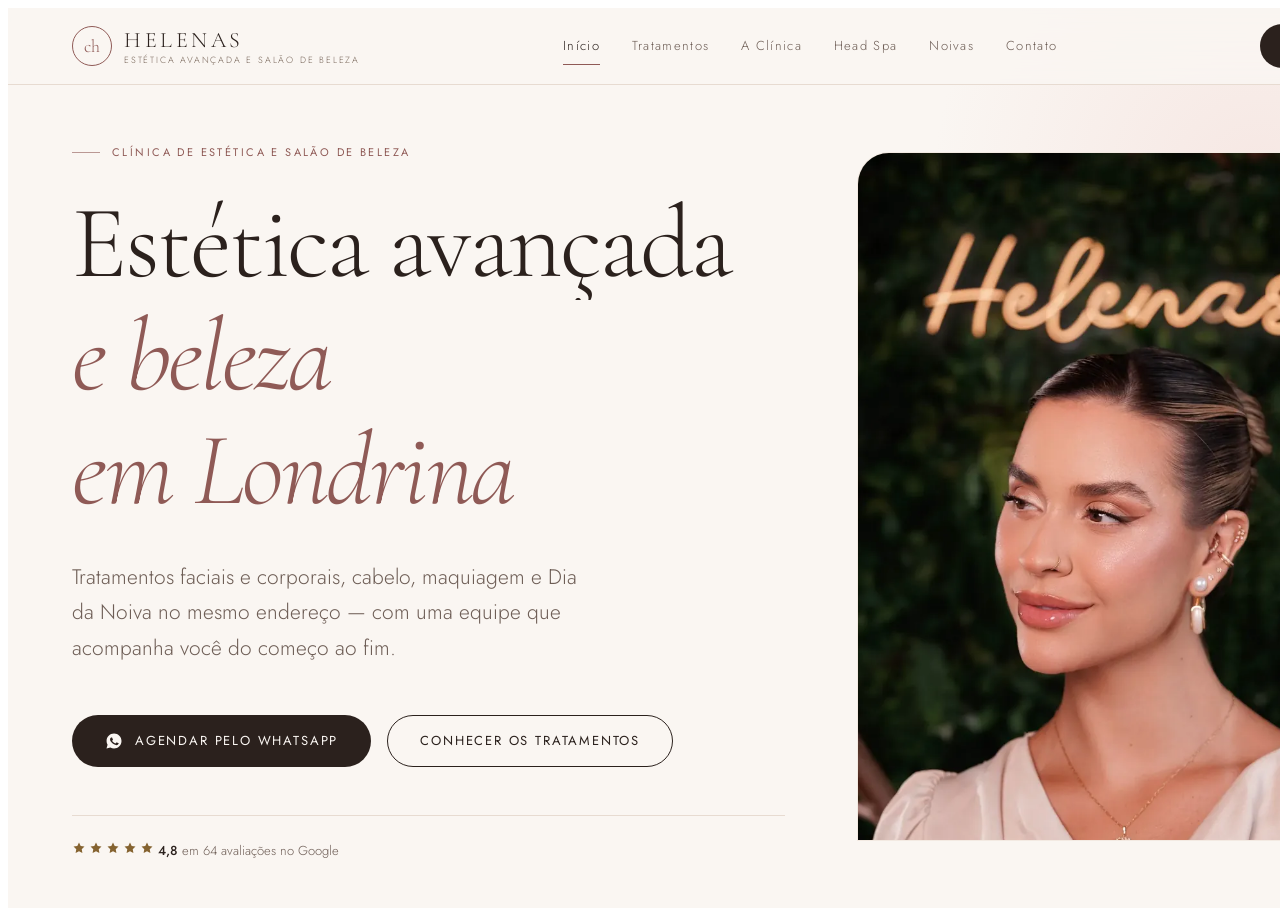
<file: _diag.html>
<!doctype html><meta charset="utf-8"><title>d</title><body>
<script>
var q=new URLSearchParams(location.search);
var f=document.createElement('iframe');
f.src='/'; f.width=+(q.get('w')||1440); f.height=+(q.get('h')||900); f.style.border=0;
var erros=[];
f.addEventListener('load',function(){
  var w=f.contentWindow;
  w.addEventListener('error',function(e){erros.push('ERRO: '+e.message);});
  setTimeout(function(){
    var d=f.contentDocument, g=w.gsap, ST=w.ScrollTrigger;
    var larg=d.documentElement.clientWidth, trans=[];
    d.querySelectorAll('*').forEach(function(el){
      var r=el.getBoundingClientRect();
      if(r.width>0 && (r.right>larg+1||r.left<-1)) trans.push(el.tagName+'.'+String(el.className).slice(0,28));
    });
    var pins = ST ? ST.getAll().filter(t=>t.pin).length : 'sem ST';
    var tot  = ST ? ST.getAll().length : '-';
    document.title = 'larg='+larg
      +' docH='+d.documentElement.scrollHeight
      +' telas='+(d.documentElement.scrollHeight/f.height).toFixed(1)
      +' | gsap='+(g?g.version:'NAO')+' lenis='+(w.lenis?'sim':(w.Lenis?'lib-ok':'NAO'))
      +' | triggers='+tot+' pins='+pins
      +' | fx='+d.documentElement.classList.contains('fx')
      +' js='+d.documentElement.classList.contains('js')
      +' | modais='+d.querySelectorAll('dialog.modal').length
      +' | TRANSBORDA='+(trans.length?trans.slice(0,6).join(' / '):'nenhum')
      +' | erros='+(erros.length?erros.join(' ; '):'nenhum');
  },2500);
});
document.body.appendChild(f);
</script>
</file>
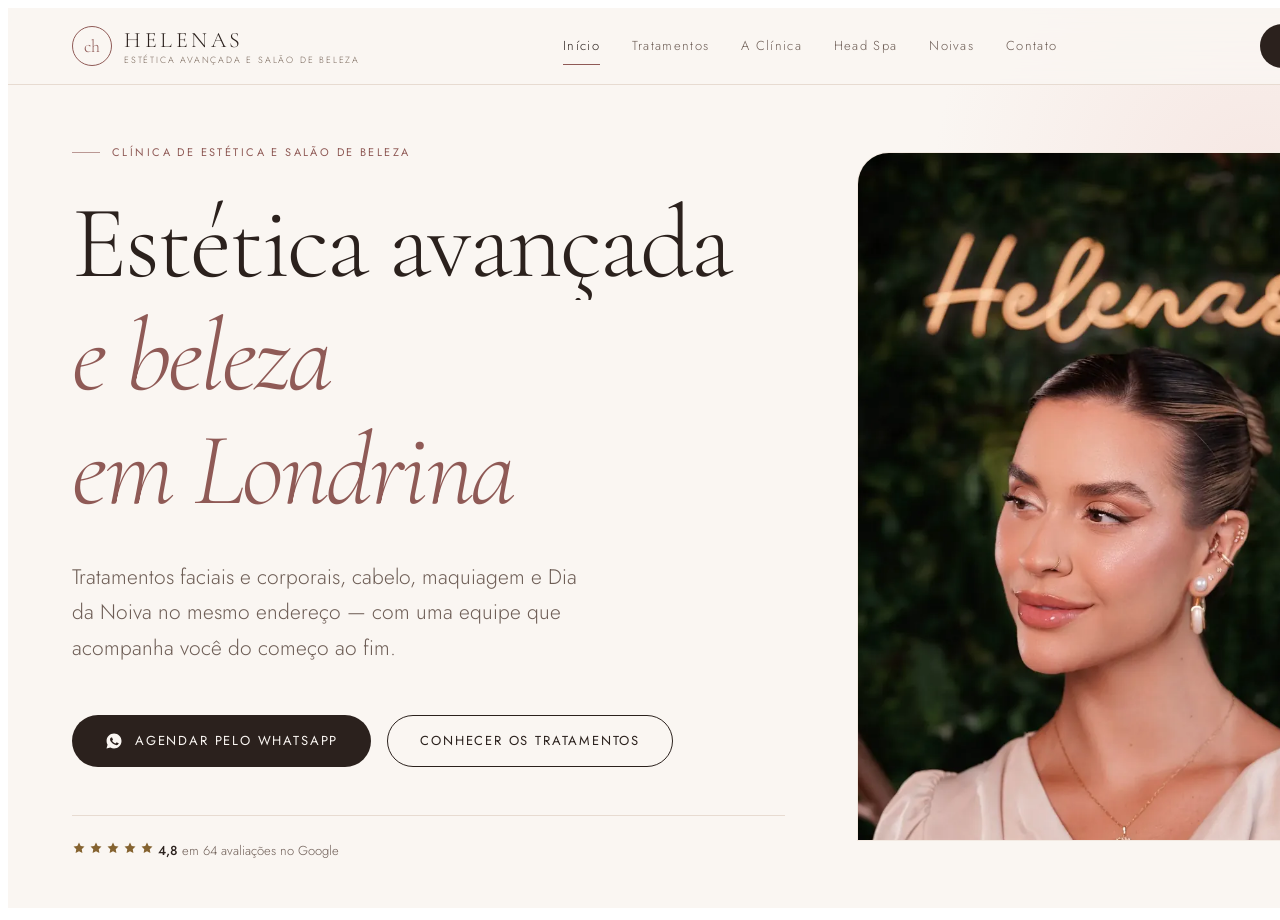
<file: _pos.html>
<!doctype html><meta charset="utf-8"><title>p</title><body>
<script>
var f=document.createElement('iframe'); f.src='/'; f.width=1440; f.height=900; f.style.border=0;
f.addEventListener('load',function(){ setTimeout(function(){
  var d=f.contentDocument, o=[];
  d.querySelectorAll('main section[id]').forEach(function(s){
    var r=s.getBoundingClientRect();
    o.push(s.id+':'+Math.round(r.top+f.contentWindow.scrollY)+'-'+Math.round(r.height));
  });
  var ST=f.contentWindow.ScrollTrigger;
  ST.getAll().filter(t=>t.pin).forEach(function(t){ o.push('PIN '+t.trigger.id+' '+Math.round(t.start)+'..'+Math.round(t.end)); });
  document.title=o.join(' | ');
},2200); });
document.body.appendChild(f);
</script>
</file>
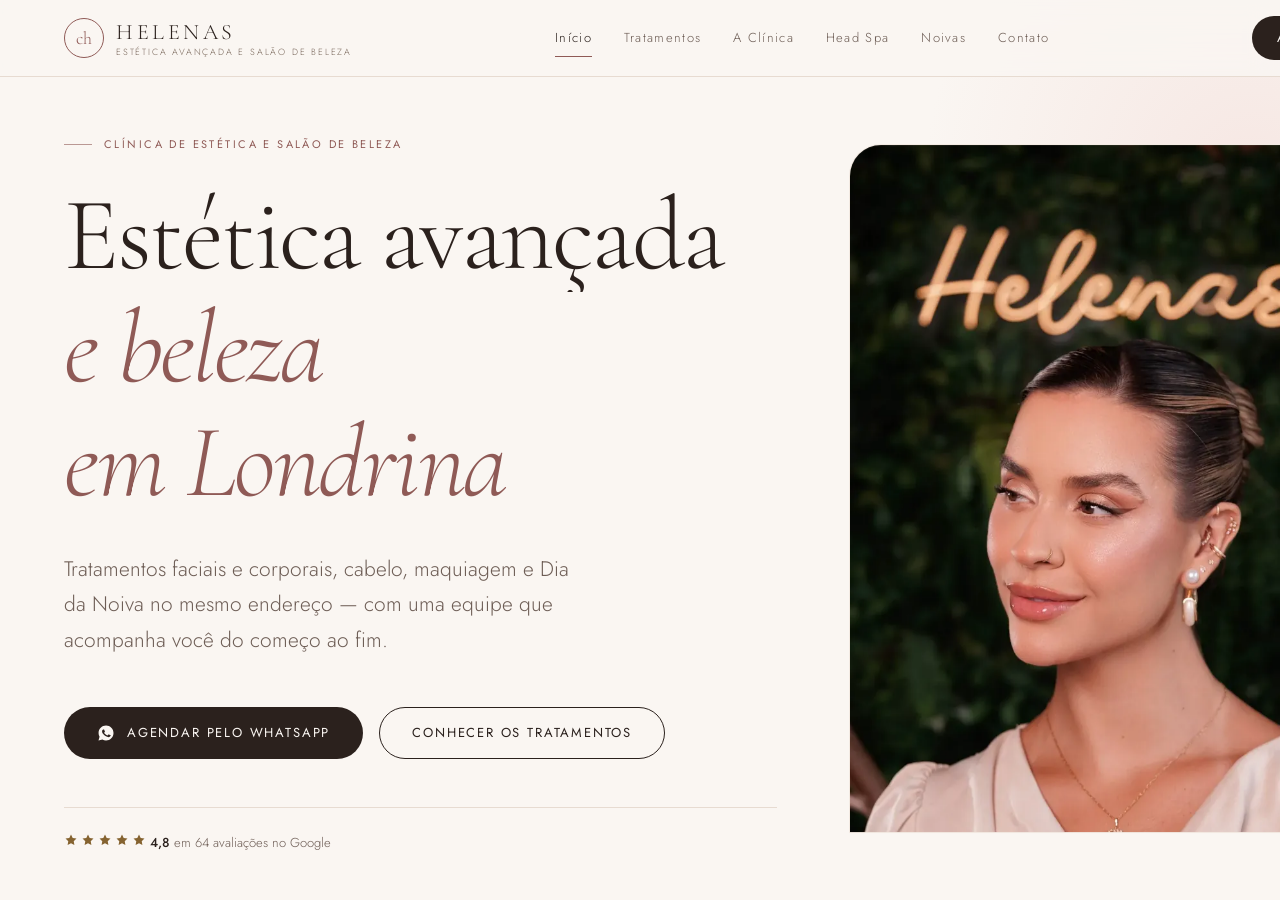
<file: _ver.html>
<!doctype html><meta charset="utf-8"><title>v</title>
<style>html,body{margin:0;background:#555;overflow:hidden}iframe{border:0;display:block}</style>
<body>
<script>
var q=new URLSearchParams(location.search);
var w=+(q.get('w')||1440),h=+(q.get('h')||900),y=+(q.get('y')||0);
var f=document.createElement('iframe');
f.src=q.get('p')||'/'; f.width=w; f.height=h;
f.addEventListener('load',function(){
  setTimeout(function(){
    try{
      var W=f.contentWindow;
      if (W.lenis) W.lenis.scrollTo(y,{immediate:true});
      else W.scrollTo(0,y);
      setTimeout(function(){
        try{ if(W.ScrollTrigger) W.ScrollTrigger.update(); }catch(e){}
        document.title='y='+Math.round(W.scrollY)+' de '+W.document.documentElement.scrollHeight;
      },600);
    }catch(err){ document.title='EXC '+err.message; }
  },1500);
});
document.body.appendChild(f);
</script>
</file>
<file: assets/js/vendor/lenis.css>
html.lenis,
html.lenis body {
  height: auto;
}

.lenis:not(.lenis-autoToggle).lenis-stopped {
  overflow: clip;
}

.lenis [data-lenis-prevent],
.lenis [data-lenis-prevent-wheel],
.lenis [data-lenis-prevent-touch],
.lenis [data-lenis-prevent-vertical],
.lenis [data-lenis-prevent-horizontal] {
  overscroll-behavior: contain;
}

.lenis.lenis-smooth iframe {
  pointer-events: none;
}

.lenis.lenis-autoToggle {
  transition-property: overflow;
  transition-duration: 1ms;
  transition-behavior: allow-discrete;
}
</file>
<file: assets/css/helenas.css>
@charset "UTF-8";
/* ==========================================================================
   Clínica Helenas — V2, página única
   Londrina/PR. Estética avançada e salão de beleza.

   REGRA ESTRUTURAL QUE GOVERNA O ARQUIVO INTEIRO
   O CSS sem a classe .fx é o layout em fluxo normal, legível, sem nada
   absoluto e sem nada invisível. O empilhamento que as seções pinadas
   pressupõem é ligado pela classe .fx, que o JavaScript adiciona só no ramo
   desktop-com-movimento do gsap.matchMedia e remove na limpeza.
   Consequência: celular, prefers-reduced-motion, JS quebrado e robô de busca
   recebem a mesma página legível, sem nada para desfazer.

    1. Fontes           7. Ato 2 — manifesto     13. Ato 8 — depoimentos
    2. Tokens           8. Ato 3 — a casa (pin)  14. Ato 9 — dúvidas
    3. Base             9. Ato 4 — números       15. Ato 10 — visita
    4. Peças           10. Ato 5 — tratamentos   16. Rodapé
    5. Cabeçalho       11. Ato 6 — noivas (pin)  17. Modais
    6. Ato 1 — hero    12. Ato 7 — equipe        18. Movimento e sistema
   ========================================================================== */

/* -------------------------------------------------------------------------
   1. Fontes — auto-hospedadas, subconjunto latino, woff2 variável
   ------------------------------------------------------------------------- */
@font-face {
  font-family: "Cormorant";
  src: url("../fonts/cormorant-latin-var.woff2") format("woff2-variations");
  font-weight: 300 700;
  font-style: normal;
  font-display: swap;
  unicode-range: U+0000-00FF, U+0131, U+0152-0153, U+02BB-02BC, U+02C6, U+02DA,
    U+02DC, U+0304, U+0308, U+0329, U+2000-206F, U+20AC, U+2122, U+2212, U+FEFF, U+FFFD;
}
@font-face {
  font-family: "Cormorant";
  src: url("../fonts/cormorant-italic-latin-var.woff2") format("woff2-variations");
  font-weight: 300 600;
  font-style: italic;
  font-display: swap;
  unicode-range: U+0000-00FF, U+0131, U+0152-0153, U+02BB-02BC, U+02C6, U+02DA,
    U+02DC, U+0304, U+0308, U+0329, U+2000-206F, U+20AC, U+2122, U+2212, U+FEFF, U+FFFD;
}
@font-face {
  font-family: "Jost";
  src: url("../fonts/jost-latin-var.woff2") format("woff2-variations");
  font-weight: 300 600;
  font-style: normal;
  font-display: swap;
  unicode-range: U+0000-00FF, U+0131, U+0152-0153, U+02BB-02BC, U+02C6, U+02DA,
    U+02DC, U+0304, U+0308, U+0329, U+2000-206F, U+20AC, U+2122, U+2212, U+FEFF, U+FFFD;
}

/* -------------------------------------------------------------------------
   2. Tokens
   ------------------------------------------------------------------------- */
:root {
  /* Superfícies — marfim quente, tirado do fundo do monograma da marca */
  --porcelana: #faf6f2;
  --areia: #f3eae2;
  --veu: #f6e7e3;
  --nata: #fffdfb;
  --espresso: #211a17;
  --espresso-alto: #2d2421;

  /* Tinta — os três tons passam de 4,5:1 sobre porcelana, areia e véu */
  --tinta: #2b211d;
  --tinta-suave: #6d5d55;
  --tinta-clara: #786659;

  /* Marca — rosé do monograma "ch" */
  --rose: #b8807c;
  --rose-forte: #8f5a56;
  --rose-claro: #edd8d3;

  /* Detalhe */
  --ouro: #b08d57;        /* só filetes e ornamentos: 2,9:1, não serve a texto */
  --ouro-texto: #856330;  /* o mesmo dourado escurecido até 4,6:1, para numerais */
  --linha: #e7dbd1;
  --linha-clara: rgba(250, 246, 242, 0.16);

  /* Tema de página — trocado por seção durante o scroll (ver secao 18).
     Cabeçalho, filetes e trilho de progresso leem estas variáveis, então o
     site inteiro muda de temperatura junto com o fundo. */
  --pg-bg: var(--porcelana);
  --pg-fg: var(--tinta);
  --pg-suave: var(--tinta-suave);
  --pg-clara: var(--tinta-clara);
  --pg-linha: var(--linha);
  --pg-marca: var(--rose-forte);

  /* Tipografia */
  --serifa: "Cormorant", "Iowan Old Style", Garamond, Georgia, serif;
  --sans: "Jost", system-ui, -apple-system, "Segoe UI", Roboto, sans-serif;

  --t-etiqueta: 0.6875rem;
  --t-mini: 0.8125rem;
  --t-corpo: clamp(1rem, 0.955rem + 0.2vw, 1.125rem);
  --t-corpo-g: clamp(1.0625rem, 0.98rem + 0.38vw, 1.3125rem);
  --t-h3: clamp(1.375rem, 1.24rem + 0.6vw, 1.75rem);
  --t-h2: clamp(2rem, 1.45rem + 2.4vw, 3.75rem);
  --t-h1: clamp(2.875rem, 1.6rem + 5.4vw, 6.5rem);
  --t-display: clamp(3.5rem, 1.8rem + 7.6vw, 9rem);
  --t-numero: clamp(2.5rem, 1.85rem + 2.9vw, 4.25rem);

  /* Espaço — base 8 */
  --e1: 4px;  --e2: 8px;  --e3: 12px; --e4: 16px; --e5: 24px;
  --e6: 32px; --e7: 48px; --e8: 64px; --e9: 96px; --e10: 128px;
  --e11: 168px;

  --raio: 2px;
  --raio-campo: 3px;
  --raio-placa: 32px;     /* placas que "pousam" na página, só nos cantos de cima */
  --largura: 1320px;
  --largura-texto: 62ch;
  --topo: 76px;
  --rapido: 260ms cubic-bezier(0.4, 0, 0.2, 1);
  --lento: 620ms cubic-bezier(0.22, 1, 0.36, 1);
}

/* -------------------------------------------------------------------------
   3. Base
   ------------------------------------------------------------------------- */
*, *::before, *::after { box-sizing: border-box; }

html {
  /* Sem scroll-behavior: smooth — briga com lenis.scrollTo e produz
     animação dupla com engasgo no fim. */
  scroll-behavior: auto;
  /* Reserva a calha da barra de rolagem para sempre: sem isto a página toda
     salta ~15px para a direita quando um modal esconde a barra. */
  scrollbar-gutter: stable;
  overflow-x: clip;
  -webkit-text-size-adjust: 100%;
}

/* O fundo do corpo é fixo. Quem muda de cor é cada ato, pela sua própria
   classe — as variáveis --pg-* existem para o cabeçalho e o trilho, que são
   fixos e precisam saber sobre que temperatura estão flutuando. */
body {
  margin: 0;
  background: var(--porcelana);
  color: var(--tinta);
  font-family: var(--sans);
  font-size: var(--t-corpo);
  font-weight: 300;
  line-height: 1.7;
  overflow-x: clip;
  -webkit-font-smoothing: antialiased;
  text-rendering: optimizeLegibility;
  transition: background-color 700ms ease, color 700ms ease;
}

h1, h2, h3, h4 {
  font-family: var(--serifa);
  font-weight: 400;
  line-height: 1.04;
  letter-spacing: -0.012em;
  margin: 0;
  text-wrap: balance;
}
h1 { font-size: var(--t-h1); }
h2 { font-size: var(--t-h2); }
h3 { font-size: var(--t-h3); line-height: 1.16; letter-spacing: -0.005em; }
h4 { font-size: 1.1875rem; line-height: 1.25; }

p { margin: 0; text-wrap: pretty; }
ul, ol { margin: 0; padding: 0; list-style: none; }
img { max-width: 100%; display: block; }
a { color: inherit; text-decoration: none; }
button { font: inherit; color: inherit; }

::selection { background: var(--rose-claro); color: var(--tinta); }

:focus-visible {
  outline: 2px solid var(--pg-marca);
  outline-offset: 4px;
  border-radius: 2px;
}

@supports (scrollbar-color: red blue) {
  html { scrollbar-color: var(--rose-claro) var(--porcelana); scrollbar-width: thin; }
}

.pular {
  position: absolute;
  left: var(--e4);
  top: -100px;
  z-index: 300;
  padding: var(--e3) var(--e5);
  background: var(--tinta);
  color: var(--porcelana);
  font-size: var(--t-mini);
  transition: top var(--rapido);
}
.pular:focus { top: var(--e4); }

.oculto-visual {
  position: absolute;
  width: 1px; height: 1px;
  margin: -1px; padding: 0;
  overflow: hidden;
  clip-path: inset(50%);
  white-space: nowrap;
  border: 0;
}

/* -------------------------------------------------------------------------
   4. Peças — envelope, etiquetas, botões, filetes, campo de fotografia
   ------------------------------------------------------------------------- */
.env {
  width: min(100% - var(--e5) * 2, var(--largura));
  margin-inline: auto;
}
@media (min-width: 60rem) {
  .env { width: min(100% - var(--e8) * 2, var(--largura)); }
}

.ato {
  position: relative;
  padding-block: clamp(var(--e8), 9vw, var(--e11));
  scroll-margin-top: calc(var(--topo) + var(--e5));
}
.ato--curto { padding-block: clamp(var(--e7), 6vw, var(--e9)); }
.ato--areia { background: var(--areia); }
.ato--veu { background: var(--veu); }

/* Sobreposição com raio: o ato seguinte sobe por cima do anterior em vez de
   começar do zero. É a fronteira mais barata e a que mais rende — sozinha já
   tira a sensação de caixas empilhadas. */
.ato--sobe {
  margin-top: clamp(-96px, -6vw, -40px);
  border-radius: var(--raio-placa) var(--raio-placa) 0 0;
  box-shadow: 0 -48px 96px -48px rgba(60, 40, 35, 0.22);
  z-index: 2;
}

/* Temperatura da seção, lida pelo cabeçalho e pelo trilho de progresso. */
:root[data-tema="escuro"] {
  --pg-bg: var(--espresso);
  --pg-fg: var(--porcelana);
  --pg-suave: rgba(250, 246, 242, 0.76);
  --pg-clara: rgba(250, 246, 242, 0.54);
  --pg-linha: var(--linha-clara);
  --pg-marca: var(--rose-claro);
}

.etiqueta {
  display: inline-flex;
  align-items: center;
  gap: var(--e3);
  font-size: var(--t-etiqueta);
  font-weight: 400;
  letter-spacing: 0.22em;
  text-transform: uppercase;
  color: var(--pg-marca);
  margin: 0;
}
.etiqueta::before {
  content: "";
  width: 28px;
  height: 1px;
  background: currentColor;
  opacity: 0.6;
  flex: none;
}
.etiqueta--solta::before { display: none; }

.texto-g { font-size: var(--t-corpo-g); color: var(--pg-suave); }
.italico { font-style: italic; }

/* Botões */
.botao {
  display: inline-flex;
  align-items: center;
  justify-content: center;
  gap: var(--e3);
  min-height: 52px;
  padding: 0 var(--e6);
  border: 1px solid transparent;
  border-radius: 999px;
  font-family: var(--sans);
  font-size: var(--t-mini);
  font-weight: 400;
  letter-spacing: 0.14em;
  text-transform: uppercase;
  cursor: pointer;
  position: relative;
  overflow: hidden;
  isolation: isolate;
  transition: color var(--rapido), border-color var(--rapido), background var(--rapido);
}
.botao::after {
  content: "";
  position: absolute;
  inset: 0;
  z-index: -1;
  transform: translateY(101%);
  transition: transform var(--lento);
}
.botao:focus-visible::after { transform: translateY(0); }

.botao--primario { background: var(--tinta); color: var(--porcelana); }
.botao--primario::after { background: var(--rose-forte); }

.botao--contorno { border-color: currentColor; color: var(--pg-fg); }
.botao--contorno::after { background: var(--pg-fg); }
.botao--contorno:focus-visible { color: var(--pg-bg); }

.botao--claro { border-color: var(--linha-clara); color: var(--porcelana); }
.botao--claro::after { background: var(--porcelana); }
.botao--claro:focus-visible { color: var(--espresso); border-color: var(--porcelana); }

.botao svg { width: 18px; height: 18px; fill: currentColor; flex: none; }

/* Link com filete que cresce */
.link-filete {
  display: inline-flex;
  align-items: center;
  gap: var(--e3);
  font-size: var(--t-mini);
  letter-spacing: 0.14em;
  text-transform: uppercase;
  color: var(--pg-marca);
  padding-bottom: 4px;
  background-image: linear-gradient(currentColor, currentColor);
  background-size: 0% 1px;
  background-position: 0 100%;
  background-repeat: no-repeat;
  transition: background-size var(--lento);
  cursor: pointer;
  border: 0;
  background-color: transparent;
}
.link-filete:focus-visible { background-size: 100% 1px; }
.link-filete .seta { transition: transform var(--lento); }

.seta { width: 16px; height: 16px; flex: none; }

.estrelas { display: inline-flex; gap: 3px; color: var(--ouro-texto); }
.estrelas svg { width: 14px; height: 14px; fill: currentColor; }

/* ---- Campo de fotografia ------------------------------------------------
   Campo sem arquivo fica EM BRANCO: uma superfície um tom fora do fundo, com
   filete fino. Nada de monograma, nada de ícone, nada de banco de imagens.
   Lê-se como espaço negativo intencional, não como imagem quebrada — e é por
   isso que os campos ainda vazios não estragam a página.
   Com arquivo, o gerador troca o campo por <img> sozinho; o object-position
   vem do dados.json, porque o mesmo arquivo é cortado em proporções muito
   diferentes e no centro o corte decepa cabeça. */
.campo {
  position: relative;
  overflow: clip;
  border-radius: var(--raio-campo);
  background: color-mix(in oklab, var(--porcelana) 88%, var(--rose));
  border: 1px solid var(--linha);
}
.campo--real { background: var(--areia); border-color: transparent; }
.campo img {
  position: absolute;
  inset: 0;
  width: 100%;
  height: 100%;
  object-fit: cover;
}
.campo--retrato { aspect-ratio: 3 / 4; }
.campo--alta { aspect-ratio: 2 / 3; }
.campo--quadro { aspect-ratio: 1; }
.campo--paisagem { aspect-ratio: 4 / 3; }
.campo--banda { aspect-ratio: 2 / 1; }
@media (min-width: 62rem) { .campo--banda { aspect-ratio: 2.45 / 1; } }

/* -------------------------------------------------------------------------
   5. Cabeçalho
   ------------------------------------------------------------------------- */
.topo {
  position: fixed;
  top: 0; left: 0; right: 0;
  z-index: 100;
  background: transparent;
  border-bottom: 1px solid transparent;
  transition: background 700ms ease, border-color 700ms ease, color 700ms ease;
  color: var(--pg-fg);
  /* Moldura constante: não encolhe, não esconde ao rolar, não some. */
  background: color-mix(in oklab, var(--pg-bg) 84%, transparent);
  backdrop-filter: saturate(1.2) blur(14px);
  border-bottom-color: var(--pg-linha);
}
.topo__barra {
  display: flex;
  align-items: center;
  justify-content: space-between;
  gap: var(--e5);
  min-height: var(--topo);
}

.marca { display: inline-flex; align-items: center; gap: var(--e3); flex: none; }
.marca__selo {
  width: 40px; height: 40px;
  flex: none;
  display: grid;
  place-items: center;
  border: 1px solid currentColor;
  border-radius: 50%;
  font-family: var(--serifa);
  font-size: 1.125rem;
  line-height: 1;
  color: var(--pg-marca);
  transition: background var(--rapido), color var(--rapido);
}
.marca__texto { display: grid; line-height: 1; }
.marca__nome { font-family: var(--serifa); font-size: 1.375rem; letter-spacing: 0.16em; }
.marca__assinatura {
  font-size: 0.5625rem;
  letter-spacing: 0.2em;
  text-transform: uppercase;
  color: var(--pg-clara);
  margin-top: 4px;
}
@media (max-width: 29.99rem) { .topo .marca__assinatura { display: none; } }

.topo__nav { display: none; }
@media (min-width: 62rem) { .topo__nav { display: flex; align-items: center; gap: var(--e6); } }
.topo__link {
  font-size: var(--t-mini);
  letter-spacing: 0.1em;
  color: var(--pg-suave);
  padding-block: var(--e2);
  position: relative;
  transition: color var(--rapido);
}
.topo__link::after {
  content: "";
  position: absolute;
  left: 0; right: 0; bottom: 0;
  height: 1px;
  background: var(--pg-marca);
  transform: scaleX(0);
  transform-origin: left;
  transition: transform var(--lento);
}
.topo__link.is-ativo { color: var(--pg-fg); }
.topo__link.is-ativo::after { transform: scaleX(1); }

.topo__acao { display: none; }
@media (min-width: 62rem) { .topo__acao { display: inline-flex; } }
.topo .botao { min-height: 44px; padding-inline: var(--e5); }

.menu-botao {
  display: inline-flex;
  align-items: center;
  flex: none;
  gap: var(--e3);
  background: none;
  border: 0;
  padding: var(--e2);
  margin-right: calc(var(--e2) * -1);
  cursor: pointer;
  font-size: var(--t-etiqueta);
  letter-spacing: 0.18em;
  text-transform: uppercase;
}
@media (min-width: 62rem) { .menu-botao { display: none; } }
.menu-botao__traco { display: grid; gap: 5px; width: 22px; }
.menu-botao__traco span { height: 1px; background: currentColor; transition: transform var(--rapido), opacity var(--rapido); }
.menu-botao[aria-expanded="true"] .menu-botao__traco span:nth-child(1) { transform: translateY(6px) rotate(45deg); }
.menu-botao[aria-expanded="true"] .menu-botao__traco span:nth-child(2) { opacity: 0; }
.menu-botao[aria-expanded="true"] .menu-botao__traco span:nth-child(3) { transform: translateY(-6px) rotate(-45deg); }

/* Trava de rolagem enquanto a gaveta está aberta. overflow: hidden na raiz
   preserva o scrollY — o truque de position: fixed no body o perderia e a
   página voltaria ao topo ao fechar o menu. */
html.menu-aberto, html.menu-aberto body,
html.modal-aberto, html.modal-aberto body { overflow: hidden; }

.gaveta {
  position: fixed;
  inset: var(--topo) 0 0;
  z-index: 99;
  background: var(--pg-bg);
  padding: var(--e7) var(--e5) var(--e8);
  overflow-y: auto;
  opacity: 0;
  visibility: hidden;
  transform: translateY(-12px);
  transition: opacity var(--rapido), transform var(--rapido), visibility var(--rapido);
}
.gaveta[data-aberta="sim"] { opacity: 1; visibility: visible; transform: none; }
@media (min-width: 62rem) {
  .gaveta { display: none; }
  /* Só a gaveta destrava aqui — ela nem existe nesta faixa. O modal continua
     travando o fundo em qualquer largura. */
  html.menu-aberto:not(.modal-aberto), html.menu-aberto:not(.modal-aberto) body { overflow: visible; }
}
.gaveta__lista { display: grid; }
.gaveta__lista a {
  display: flex;
  align-items: baseline;
  gap: var(--e4);
  padding-block: var(--e5);
  border-bottom: 1px solid var(--pg-linha);
  font-family: var(--serifa);
  font-size: 1.75rem;
}
.gaveta__lista a span {
  font-family: var(--sans);
  font-size: 0.6875rem;
  letter-spacing: 0.16em;
  color: var(--pg-clara);
}
.gaveta__rodape { margin-top: var(--e7); display: grid; gap: var(--e4); }
.gaveta__rodape .botao { width: 100%; }
.gaveta__contato { font-size: var(--t-mini); color: var(--pg-suave); display: grid; gap: var(--e2); text-align: center; }

/* Trilho de progresso vertical — um fio, não uma barra de topo */
.trilho {
  position: fixed;
  right: 28px;
  top: 50%;
  translate: 0 -50%;
  z-index: 90;
  width: 1px;
  height: 180px;
  background: color-mix(in oklab, var(--pg-marca) 26%, transparent);
  opacity: 0;
  transition: opacity var(--rapido), background 700ms ease;
}
.trilho[data-visivel="sim"] { opacity: 1; }
@media (max-width: 74.99rem), (pointer: coarse) { .trilho { display: none; } }
.trilho__preenche {
  position: absolute;
  inset: 0;
  background: var(--pg-marca);
  transform-origin: top;
  transform: scaleY(0);
}

/* -------------------------------------------------------------------------
   6. Ato 1 — hero. Exatamente uma tela.
   ------------------------------------------------------------------------- */
.hero {
  position: relative;
  min-height: 100svh;
  display: flex;
  flex-direction: column;
  justify-content: center;
  padding-top: calc(var(--topo) + var(--e7));
  padding-bottom: var(--e7);
  overflow: clip;
}
.hero::before {
  content: "";
  position: absolute;
  top: -18%;
  right: -12%;
  width: min(56vw, 700px);
  aspect-ratio: 1;
  background: radial-gradient(circle, var(--veu) 0%, transparent 66%);
  pointer-events: none;
  z-index: 0;
}
.hero__grade { position: relative; z-index: 1; display: grid; gap: clamp(var(--e6), 5vw, var(--e9)); align-items: center; }
@media (min-width: 62rem) { .hero__grade { grid-template-columns: 1.16fr 0.84fr; } }

.hero__titulo {
  margin-top: var(--e5);
  font-size: var(--t-h1);
  font-weight: 300;
  letter-spacing: -0.024em;
  line-height: 0.98;
}
/* Cada linha vive num invólucro que corta: é isso que permite a revelação
   por máscara com dois transforms e zero repaint. */
.linha { display: block; overflow: clip; padding-block: 0.06em; }
.linha > span { display: block; }
.hero__titulo .italico { color: var(--rose-forte); }

.hero__texto { margin-top: var(--e6); max-width: 44ch; font-size: var(--t-corpo-g); color: var(--pg-suave); }
.hero__acoes { margin-top: clamp(var(--e6), 4vw, var(--e7)); display: flex; flex-wrap: wrap; gap: var(--e4); }
.hero__nota {
  margin-top: var(--e7);
  padding-top: var(--e5);
  border-top: 1px solid var(--pg-linha);
  display: flex;
  flex-wrap: wrap;
  align-items: center;
  gap: var(--e3) var(--e5);
  font-size: var(--t-mini);
  color: var(--pg-suave);
}
.hero__nota strong { font-weight: 500; color: var(--pg-fg); }

/* A placa do hero: cantos arredondados só em cima, retos embaixo — o corte
   reto diz "isto continua" e convida a rolar. */
.hero__placa .campo {
  aspect-ratio: 3 / 4;
  border-radius: var(--raio-placa) var(--raio-placa) 0 0;
}

/* No celular a placa existe — e precisa existir. A V3 a escondia abaixo de
   62rem, então a primeira tela de quem chega pelo telefone era só tipografia
   num fundo liso: uma clínica de estética sem nenhuma imagem, logo no alto.
   E o navegador baixava a foto do mesmo jeito, escondida.

   Aqui ela entra no fluxo, depois da nota e antes do rodapé: o texto
   continua sobre fundo limpo — nada de véu por cima de letra — e a foto
   ganha uma faixa própria. Sangra até a borda porque a tela é estreita e
   o respiro lateral custa caro; os -24px espelham a calha do .env. */
@media (max-width: 61.99rem) {
  .hero__placa {
    margin-top: var(--e7);
    margin-inline: calc(var(--e5) * -1);
  }
  .hero__placa .campo {
    aspect-ratio: 4 / 3;
    border-radius: var(--raio-placa) var(--raio-placa) 0 0;
  }
}
@media (min-width: 60rem) and (max-width: 61.99rem) {
  /* Nessa faixa o .env usa calha de 64px, não de 24. */
  .hero__placa { margin-inline: calc(var(--e8) * -1); }
}

.hero__rodape {
  position: relative;
  z-index: 1;
  margin-top: auto;
  padding-top: var(--e7);
  display: flex;
  flex-wrap: wrap;
  justify-content: space-between;
  gap: var(--e3) var(--e5);
  font-size: var(--t-etiqueta);
  letter-spacing: 0.16em;
  text-transform: uppercase;
  color: var(--pg-clara);
}
.hero__rolar { display: inline-flex; align-items: center; gap: var(--e3); }
.hero__rolar::after {
  content: "";
  width: 34px; height: 1px;
  background: currentColor;
  transform-origin: left;
  animation: fio 2.6s cubic-bezier(0.4, 0, 0.2, 1) infinite;
}
@keyframes fio {
  0%, 100% { transform: scaleX(0.25); opacity: 0.45; }
  50%      { transform: scaleX(1);    opacity: 1; }
}

/* -------------------------------------------------------------------------
   7. Ato 2 — manifesto. Título que segura enquanto o texto passa (CSS puro).
   ------------------------------------------------------------------------- */
.manifesto__grade { display: grid; gap: clamp(var(--e7), 6vw, var(--e9)); }
@media (min-width: 62rem) { .manifesto__grade { grid-template-columns: 0.9fr 1.1fr; align-items: start; } }

.manifesto__titulo { position: sticky; top: 45vh; align-self: start; }
@media (max-width: 61.99rem) { .manifesto__titulo { position: static; } }
.manifesto__titulo h2 { margin-top: var(--e4); max-width: 14ch; }

.manifesto__corpo { display: grid; gap: var(--e6); max-width: var(--largura-texto); }
.manifesto__corpo p { font-size: var(--t-corpo-g); color: var(--pg-suave); }
.manifesto__corpo p:first-child {
  font-family: var(--serifa);
  font-size: clamp(1.4375rem, 1.1rem + 1.4vw, 2.125rem);
  line-height: 1.3;
  color: var(--pg-fg);
  font-style: italic;
}
.assinatura { margin-top: var(--e4); padding-top: var(--e5); border-top: 1px solid var(--pg-linha); display: grid; gap: 2px; }
.assinatura__nome { font-family: var(--serifa); font-style: italic; font-size: 1.5rem; color: var(--pg-fg); }
.assinatura__papel { font-size: var(--t-etiqueta); letter-spacing: 0.18em; text-transform: uppercase; color: var(--pg-clara); }

/* -------------------------------------------------------------------------
   8. Ato 3 — a casa. Seção pinada: as duas metades da clínica se encontram.
      Sem .fx os três painéis são blocos em fluxo, um sob o outro.
   ------------------------------------------------------------------------- */
.casa { background: var(--espresso); color: var(--porcelana); overflow: clip; }
.casa__cabeca { display: grid; gap: var(--e4); max-width: 40ch; margin-bottom: clamp(var(--e7), 5vw, var(--e9)); }

.casa__palco { position: relative; }
.painel { position: relative; }
.painel + .painel { margin-top: clamp(var(--e8), 7vw, var(--e10)); }
.painel__grade { display: grid; gap: clamp(var(--e5), 4vw, var(--e8)); align-items: center; }
@media (min-width: 56rem) { .painel__grade { grid-template-columns: 1fr 1fr; } }

.painel__ordem {
  font-family: var(--serifa);
  font-size: var(--t-display);
  font-weight: 300;
  line-height: 0.8;
  color: color-mix(in oklab, var(--rose) 55%, transparent);
  display: block;
  margin-bottom: var(--e4);
}
.painel__etiqueta { font-size: var(--t-etiqueta); letter-spacing: 0.22em; text-transform: uppercase; color: var(--rose-claro); }
.painel h3 { font-size: var(--t-h2); margin-top: var(--e3); font-weight: 300; }
.painel p { margin-top: var(--e5); color: rgba(250, 246, 242, 0.78); max-width: 46ch; }
.painel__marcadores { margin-top: var(--e6); display: grid; gap: var(--e3); }
.painel__marcadores li {
  display: flex;
  align-items: baseline;
  gap: var(--e3);
  font-size: 0.9375rem;
  color: rgba(250, 246, 242, 0.7);
}
.painel__marcadores li::before {
  content: "";
  width: 18px; height: 1px;
  background: var(--ouro);
  flex: none;
  translate: 0 -4px;
}
.painel__campo .campo {
  aspect-ratio: 4 / 5;
  background: color-mix(in oklab, var(--espresso) 84%, var(--porcelana));
  border-color: rgba(250, 246, 242, 0.14);
}

/* Layout empilhado: só com .fx, só no desktop com movimento.

   A REGRA DESTE BLOCO: enquanto a seção está pinada, ela inteira — cabeça
   mais painel — tem de caber em 100svh. Sem isso a seção mede ~1470px num
   viewport de 900, o painel fica com 40% da fotografia e metade do texto
   abaixo da dobra, e o conteúdo só aparece inteiro quando o pin SOLTA — ou
   seja, no terceiro painel. Era exatamente esse o sintoma: "só dá para ver
   a imagem inteira no 3".

   Como cabe: a seção vira uma grade de duas faixas dentro de 100svh — a
   cabeça mede o que precisa, o palco fica com o resto — e tudo o que ocupa
   ALTURA passa a ser medido em vh, não em vw. Tipografia dimensionada por
   largura é o que estourava a tela em monitor largo e baixo. */
.fx .casa {
  height: 100svh;
  /* O cabeçalho é fixo e nunca some: pinar a seção em top:0 sem descontar a
     altura dele enfiaria a etiqueta "A Clínica" atrás da barra. */
  padding-top: calc(var(--topo) + clamp(var(--e3), 1.8vh, var(--e6)));
  padding-bottom: clamp(var(--e5), 4vh, var(--e8));
  display: grid;
}
.fx .casa > .env {
  display: grid;
  grid-template-rows: auto minmax(0, 1fr);
  min-height: 0;
}
.fx .casa__cabeca {
  gap: clamp(var(--e2), 1.2vh, var(--e4));
  margin-bottom: clamp(var(--e4), 3vh, var(--e7));
  max-width: 48ch;
}
.fx .casa__cabeca h2 { font-size: clamp(1.75rem, 5.4vh, 3.75rem); }
.fx .casa__cabeca .texto-g { font-size: clamp(0.9375rem, 2vh, 1.3125rem); }

.fx .casa__palco { height: auto; min-height: 0; }
.fx .painel {
  position: absolute;
  inset: 0;
  display: grid;
  margin-top: 0;
}
.fx .painel + .painel { margin-top: 0; }
.fx .painel__grade { height: 100%; min-height: 0; align-items: center; }

/* O numeral é a peça que mais estourava: --t-display chega a 144px por vw.
   Preso à altura, ele continua monumental sem empurrar o resto para fora. */
.fx .painel__ordem {
  font-size: clamp(2.5rem, 11vh, 9rem);
  margin-bottom: clamp(var(--e2), 1.4vh, var(--e4));
}
.fx .painel h3 { font-size: clamp(1.5rem, 4.6vh, 3.75rem); margin-top: clamp(var(--e1), 0.8vh, var(--e3)); }
.fx .painel p { margin-top: clamp(var(--e3), 2.2vh, var(--e5)); }
.fx .painel__marcadores { margin-top: clamp(var(--e4), 2.8vh, var(--e6)); gap: clamp(6px, 1.1vh, 12px); }

/* A fotografia deixa de ter proporção fixa e passa a ser medida pela altura
   do palco. É isto que garante o enquadramento inteiro nos TRÊS painéis:
   o object-fit: cover do .campo img corta a foto, nunca a moldura. */
.fx .painel__campo { height: 100%; min-height: 0; display: grid; align-items: center; }
.fx .painel__campo .campo { aspect-ratio: auto; height: 100%; }

/* Tela baixa (notebook de 1366×768 e afins): o corpo do painel cede um
   ponto para sobrar ar entre o último marcador e a borda inferior. Só aqui
   — em monitor alto o texto mantém o tamanho de leitura normal. */
@media (max-height: 50rem) and (min-width: 56rem) {
  .fx .painel p { font-size: 0.9375rem; }
  .fx .painel__marcadores li { font-size: 0.875rem; }
}

/* ---- O painel pinado numa tela estreita ---------------------------------
   Abaixo de 56rem a .painel__grade é uma coluna só, e o palco tem de caber
   em 100svh junto com a cabeça da seção. Num telefone de 375×812 sobram
   cerca de 500px para numeral, etiqueta, título, parágrafo, três marcadores
   E a fotografia.

   A conta não fecha com as medidas do monitor — lá o numeral sozinho chega a
   144px. Aqui tudo encolhe e a ordem das faixas passa a ser explícita: o
   texto mede o que precisa, a fotografia fica com o resto. É por isso que a
   foto vira uma faixa larga em vez de um retrato: numa coluna única, é a
   altura que é escassa, não a largura.

   A alternativa seria pôr o texto POR CIMA da foto. Fica mais bonito em
   captura de tela e pior de ler: o parágrafo desta seção precisa de cinco
   linhas, e cinco linhas sobre fotografia pedem um véu que cobre dois terços
   da imagem — some a foto e some o contraste. */
@media (max-width: 55.99rem) {
  .fx .casa__cabeca { margin-bottom: clamp(var(--e3), 2vh, var(--e5)); }
  .fx .casa__cabeca h2 { font-size: clamp(1.5rem, 4.2vh, 2.125rem); }
  .fx .casa__cabeca .texto-g { font-size: 0.9375rem; }

  .fx .painel__grade {
    grid-template-rows: auto minmax(0, 1fr);
    gap: clamp(var(--e4), 2.4vh, var(--e6));
    align-items: stretch;
  }
  .fx .painel__texto { min-height: 0; }

  .fx .painel__ordem { font-size: clamp(1.75rem, 4.6vh, 2.5rem); margin-bottom: var(--e2); }
  .fx .painel h3 { font-size: clamp(1.25rem, 3.4vh, 1.75rem); margin-top: var(--e1); }
  .fx .painel p { margin-top: var(--e3); font-size: 0.875rem; max-width: none; }
  .fx .painel__marcadores { margin-top: var(--e4); gap: var(--e2); }
  .fx .painel__marcadores li { font-size: 0.8125rem; }

  .fx .painel__campo { min-height: 120px; }
  .fx .painel__campo .campo { height: 100%; width: 100%; }
}

/* -------------------------------------------------------------------------
   9. Ato 4 — números. O silêncio depois do clímax.
   ------------------------------------------------------------------------- */
.numeros__grade { display: grid; gap: 1px; background: var(--pg-linha); border-block: 1px solid var(--pg-linha); }
@media (min-width: 40rem) { .numeros__grade { grid-template-columns: repeat(2, 1fr); } }
@media (min-width: 62rem) { .numeros__grade { grid-template-columns: repeat(4, 1fr); } }
.numero {
  background: var(--porcelana);
  padding: clamp(var(--e6), 4vw, var(--e8)) var(--e5);
  display: grid;
  gap: var(--e2);
  align-content: start;
  transition: background 700ms ease;
}
.numero__valor { font-family: var(--serifa); font-size: var(--t-numero); font-weight: 300; line-height: 1; color: var(--pg-marca); }
.numero__rotulo { font-size: var(--t-etiqueta); letter-spacing: 0.18em; text-transform: uppercase; }
.numero__detalhe { font-size: var(--t-mini); color: var(--pg-suave); line-height: 1.5; }

/* -------------------------------------------------------------------------
   10. Ato 5 — tratamentos. Coluna que segura + índice editorial.
   ------------------------------------------------------------------------- */
.trat__grade { display: grid; gap: clamp(var(--e6), 5vw, var(--e8)); }
@media (min-width: 62rem) { .trat__grade { grid-template-columns: 0.72fr 1.28fr; align-items: start; } }
.trat__coluna { position: sticky; top: calc(var(--topo) + var(--e7)); align-self: start; display: grid; gap: var(--e4); }
@media (max-width: 61.99rem) { .trat__coluna { position: static; } }
.trat__coluna h2 { max-width: 12ch; }
.trat__coluna p { color: var(--pg-suave); max-width: 34ch; }

.indice { border-top: 1px solid var(--pg-linha); }
.indice__item { border-bottom: 1px solid var(--pg-linha); }
.indice__botao {
  width: 100%;
  display: grid;
  grid-template-columns: auto 1fr auto;
  align-items: center;
  gap: var(--e4) var(--e5);
  padding-block: clamp(var(--e5), 3.2vw, var(--e7));
  background: none;
  border: 0;
  text-align: left;
  cursor: pointer;
  color: inherit;
}
@media (min-width: 48rem) { .indice__botao { grid-template-columns: 3rem 1fr auto; } }
.indice__ordem { font-family: var(--serifa); font-size: 0.9375rem; color: var(--ouro-texto); align-self: start; padding-top: 0.5em; }
.indice__corpo { display: grid; gap: var(--e2); }
.indice__nome {
  font-family: var(--serifa);
  font-size: clamp(1.75rem, 1.25rem + 2vw, 2.75rem);
  font-weight: 300;
  line-height: 1.06;
  transition: transform var(--lento), color var(--rapido);
}
.indice__resumo { color: var(--pg-suave); font-size: 0.9375rem; max-width: 52ch; }
.indice__mais {
  font-size: var(--t-etiqueta);
  letter-spacing: 0.16em;
  text-transform: uppercase;
  color: var(--pg-marca);
  display: inline-flex;
  align-items: center;
  gap: var(--e2);
}
.indice__seta { width: 28px; height: 28px; color: var(--pg-clara); transition: transform var(--lento), color var(--rapido); }
.indice__botao:focus-visible .indice__nome { color: var(--pg-marca); }
.indice__botao:focus-visible .indice__seta { transform: translateX(8px); color: var(--pg-marca); }
@media (min-width: 48rem) {
  .indice__botao:focus-visible .indice__nome { transform: translateX(10px); }
}
/* 48rem alcança tablet, que é toque: o :hover precisa da mesma guarda. */
@media (min-width: 48rem) and (hover: hover) and (pointer: fine) {
  .indice__botao:hover .indice__nome { transform: translateX(10px); }
}

/* -------------------------------------------------------------------------
   11. Ato 6 — noivas. Segunda seção pinada: a coluna segura, o cronograma anda.
   ------------------------------------------------------------------------- */
.noivas { background: var(--espresso); color: var(--porcelana); overflow: clip; }
.noivas__grade { display: grid; gap: clamp(var(--e7), 6vw, var(--e9)); }
@media (min-width: 62rem) { .noivas__grade { grid-template-columns: 0.82fr 1.18fr; align-items: start; } }

.noivas__coluna { display: grid; gap: var(--e5); align-content: start; }
.noivas__coluna h2 { font-style: italic; font-weight: 300; max-width: 13ch; }
.noivas__coluna p { color: rgba(250, 246, 242, 0.78); max-width: 42ch; }
.noivas__campo .campo {
  aspect-ratio: 3 / 4;
  background: color-mix(in oklab, var(--espresso) 82%, var(--rose));
  border-color: rgba(250, 246, 242, 0.14);
  margin-top: var(--e3);
}
@media (min-width: 62rem) { .noivas__coluna { position: sticky; top: calc(var(--topo) + var(--e6)); } }

.cronograma { counter-reset: etapa; display: grid; }
.etapa {
  counter-increment: etapa;
  display: grid;
  gap: var(--e3) var(--e6);
  padding-block: clamp(var(--e6), 4vw, var(--e7));
  border-bottom: 1px solid var(--linha-clara);
}
.etapa:first-child { border-top: 1px solid var(--linha-clara); }
@media (min-width: 48rem) { .etapa { grid-template-columns: 2.5rem 1fr; } }
.etapa::before {
  content: counter(etapa, decimal-leading-zero);
  font-family: var(--serifa);
  font-size: 0.875rem;
  color: var(--ouro);
  padding-top: 0.4em;
}
.etapa__quando { font-size: var(--t-etiqueta); letter-spacing: 0.18em; text-transform: uppercase; color: var(--rose-claro); }
.etapa h3 { font-size: 1.5rem; margin-top: var(--e2); }
.etapa p { margin-top: var(--e3); color: rgba(250, 246, 242, 0.74); max-width: 56ch; }

/* -------------------------------------------------------------------------
   12. Ato 7 — equipe
   ------------------------------------------------------------------------- */
.perfil { display: grid; gap: clamp(var(--e6), 5vw, var(--e8)); align-items: center; }
@media (min-width: 56rem) { .perfil { grid-template-columns: 0.78fr 1.22fr; } }
.perfil .campo { aspect-ratio: 3 / 4; }
.perfil__texto { display: grid; gap: var(--e4); }
.perfil__papel { font-size: var(--t-etiqueta); letter-spacing: 0.18em; text-transform: uppercase; color: var(--pg-marca); }
.perfil__bio { display: grid; gap: var(--e4); color: var(--pg-suave); }
.perfil__areas { display: flex; flex-wrap: wrap; gap: var(--e2); }
.marca-area {
  padding: 5px var(--e4);
  border: 1px solid var(--pg-linha);
  border-radius: 999px;
  font-size: 0.75rem;
  letter-spacing: 0.08em;
  color: var(--pg-suave);
}

.equipe__grade { display: grid; gap: var(--e7) var(--e6); margin-top: clamp(var(--e8), 6vw, var(--e10)); }
@media (min-width: 40rem) { .equipe__grade { grid-template-columns: repeat(3, 1fr); } }
.membro { display: grid; gap: var(--e4); align-content: start; }
.membro .campo { aspect-ratio: 4 / 5; }
.membro h3 { font-size: 1.5rem; }

/* Três profissionais ainda sem retrato. Lado a lado no desktop, os três
   campos vazios formam uma fileira regular e leem como espaço reservado.
   Empilhados num celular viram três placas de 409px em branco, uma atrás da
   outra — 1200px de nada, que o olho lê como imagem que não carregou.
   Abaixo de 48rem o campo vazio sai e sobra o cartão: função, nome e
   especialidades. Quando a foto chegar, o campo deixa de ser --vazio e
   volta sozinho, sem tocar em nada. */
@media (max-width: 47.99rem) {
  .membro .campo--vazio { display: none; }
  .equipe__grade { gap: var(--e6); }
  .membro {
    gap: var(--e3);
    padding-bottom: var(--e5);
    border-bottom: 1px solid var(--pg-linha);
  }
  .membro:last-child { border-bottom: 0; padding-bottom: 0; }
}

/* -------------------------------------------------------------------------
   13. Ato 8 — depoimentos. Coluna que segura + citações que passam.
   ------------------------------------------------------------------------- */
.dep__grade { display: grid; gap: clamp(var(--e6), 5vw, var(--e8)); }
@media (min-width: 62rem) { .dep__grade { grid-template-columns: 0.72fr 1.28fr; align-items: start; } }
.dep__coluna { position: sticky; top: calc(var(--topo) + var(--e7)); align-self: start; display: grid; gap: var(--e4); }
@media (max-width: 61.99rem) { .dep__coluna { position: static; } }
.dep__lista { display: grid; gap: var(--e7); }
.avaliacao { display: grid; gap: var(--e4); padding-top: var(--e5); border-top: 1px solid var(--pg-linha); }
.avaliacao blockquote {
  margin: 0;
  font-family: var(--serifa);
  font-size: clamp(1.375rem, 1.15rem + 0.9vw, 1.875rem);
  line-height: 1.32;
  color: var(--pg-fg);
}
.avaliacao figcaption { display: grid; gap: 2px; font-size: var(--t-mini); color: var(--pg-suave); }
.avaliacao figcaption strong { font-weight: 500; color: var(--pg-fg); letter-spacing: 0.04em; }
.avaliacao figcaption span { font-size: 0.6875rem; letter-spacing: 0.16em; text-transform: uppercase; color: var(--pg-clara); }
.nota-google { display: inline-flex; align-items: center; gap: var(--e3); font-size: var(--t-mini); color: var(--pg-suave); }

/* -------------------------------------------------------------------------
   14. Ato 9 — dúvidas. Mesmo esqueleto do ato anterior, fundo trocado:
       repetir a estrutura no fim da página é economia cognitiva.
   ------------------------------------------------------------------------- */
.faq__item { border-bottom: 1px solid var(--pg-linha); }
.faq__item:first-child { border-top: 1px solid var(--pg-linha); }
.faq__item summary {
  display: flex;
  align-items: flex-start;
  justify-content: space-between;
  gap: var(--e5);
  padding-block: var(--e5);
  cursor: pointer;
  list-style: none;
  font-family: var(--serifa);
  font-size: clamp(1.1875rem, 1.1rem + 0.4vw, 1.4375rem);
  line-height: 1.3;
  transition: color var(--rapido);
}
.faq__item summary::-webkit-details-marker { display: none; }
.faq__sinal { position: relative; width: 16px; height: 16px; flex: none; margin-top: 0.4em; }
.faq__sinal::before, .faq__sinal::after {
  content: "";
  position: absolute;
  background: var(--pg-marca);
  inset: 50% 0 auto 0;
  height: 1px;
  transition: transform var(--lento);
}
.faq__sinal::after { transform: rotate(90deg); }
.faq__item[open] .faq__sinal::after { transform: rotate(0deg); }
.faq__resposta { padding-bottom: var(--e6); padding-right: var(--e7); color: var(--pg-suave); max-width: 68ch; }

/* -------------------------------------------------------------------------
   15. Ato 10 — visita
   ------------------------------------------------------------------------- */
.visita { background: linear-gradient(to bottom, var(--areia) 0%, var(--espresso) 100%); }
.visita__cartao {
  background: var(--porcelana);
  border-radius: var(--raio-placa);
  padding: clamp(var(--e6), 4vw, var(--e9));
  box-shadow: 0 40px 90px -50px rgba(43, 33, 29, 0.35);
}
.visita__grade { display: grid; gap: clamp(var(--e6), 5vw, var(--e8)); }
@media (min-width: 62rem) { .visita__grade { grid-template-columns: 0.9fr 1.1fr; } }

.dados { display: grid; gap: var(--e5); }
.dado { display: grid; grid-template-columns: 22px 1fr; gap: var(--e4); padding-bottom: var(--e5); border-bottom: 1px solid var(--linha); }
.dado:last-child { border-bottom: 0; padding-bottom: 0; }
.dado svg { width: 20px; height: 20px; color: var(--rose-forte); stroke: currentColor; fill: none; stroke-width: 1.2; margin-top: 3px; }
.dado__rotulo { font-size: var(--t-etiqueta); letter-spacing: 0.18em; text-transform: uppercase; color: var(--tinta-clara); display: block; margin-bottom: 2px; }
.dado__valor { color: var(--tinta); transition: color var(--rapido); }
.dado__extra { font-size: var(--t-mini); color: var(--tinta-suave); }
.horarios { display: grid; gap: var(--e2); font-size: 0.9375rem; }
.horarios li { display: flex; justify-content: space-between; gap: var(--e4); max-width: 30ch; }
.horarios span:last-child { color: var(--tinta-suave); }

.mapa { position: relative; border: 1px solid var(--linha); border-radius: var(--raio-campo); overflow: hidden; background: var(--areia); min-height: 320px; }
.mapa iframe { display: block; width: 100%; height: 100%; min-height: 320px; border: 0; }
/* O lenis.css desliga o ponteiro de TODO iframe enquanto o scroll suave está
   ligado — do contrário a roda do mouse daria zoom no Google em vez de rolar
   a página. O mapa volta a responder depois de um clique deliberado: até lá
   a tarja abaixo explica por quê. */
.mapa__destravar {
  position: absolute;
  inset: auto 0 0 0;
  padding: var(--e3) var(--e4);
  background: color-mix(in oklab, var(--tinta) 76%, transparent);
  color: var(--porcelana);
  font-size: var(--t-mini);
  text-align: center;
  cursor: pointer;
  border: 0;
  width: 100%;
  transition: opacity var(--rapido);
}
.mapa[data-ativo="sim"] .mapa__destravar { opacity: 0; pointer-events: none; }
.lenis.lenis-smooth .mapa[data-ativo="sim"] iframe { pointer-events: auto; }

.formulario { display: grid; gap: var(--e5); }
.campo-form { display: grid; gap: var(--e2); }
.campo-form label { font-size: var(--t-etiqueta); letter-spacing: 0.16em; text-transform: uppercase; color: var(--tinta-suave); }
.campo-form input, .campo-form textarea, .campo-form select {
  font: inherit;
  font-size: 1rem;
  padding: var(--e4) 0;
  border: 0;
  border-bottom: 1px solid var(--linha);
  background: transparent;
  color: var(--tinta);
  border-radius: 0;
  transition: border-color var(--rapido);
}
.campo-form textarea { resize: vertical; min-height: 88px; }
.campo-form input:focus, .campo-form textarea:focus, .campo-form select:focus { outline: none; border-bottom-color: var(--rose-forte); }
.campo-form input:focus-visible, .campo-form textarea:focus-visible, .campo-form select:focus-visible { outline: 2px solid var(--rose-forte); outline-offset: 4px; }
.campo-form__erro { font-size: var(--t-mini); color: #a33a3a; }
.campo-form[data-invalido="sim"] input, .campo-form[data-invalido="sim"] textarea { border-bottom-color: #a33a3a; }
.formulario__nota { font-size: var(--t-mini); color: var(--tinta-clara); }
.formulario__aviso { padding: var(--e4) var(--e5); background: var(--veu); border-left: 2px solid var(--rose); font-size: 0.9375rem; color: var(--tinta-suave); }
.formulario__aviso[hidden] { display: none; }

.final { text-align: center; color: var(--porcelana); padding-block: clamp(var(--e8), 7vw, var(--e10)); }
.final__grade { display: grid; gap: var(--e5); justify-items: center; }
.final h2 { max-width: 16ch; font-style: italic; font-weight: 300; }
.final p { max-width: 52ch; color: rgba(250, 246, 242, 0.76); }
.final .etiqueta { color: var(--rose-claro); }
.final__acoes { margin-top: var(--e5); display: flex; flex-wrap: wrap; gap: var(--e4); justify-content: center; }

/* -------------------------------------------------------------------------
   16. Rodapé — curto de propósito. Depois de quinze telas, um sitemap de
       quatro colunas seria uma segunda navegação que ninguém usa.
   ------------------------------------------------------------------------- */
.rodape { background: var(--espresso); color: rgba(250, 246, 242, 0.72); padding-block: var(--e8) var(--e7); font-size: 0.9375rem; }
.rodape a { transition: color var(--rapido); }
.rodape__grade { display: grid; gap: var(--e6); padding-bottom: var(--e6); border-bottom: 1px solid var(--linha-clara); }
@media (min-width: 48rem) { .rodape__grade { grid-template-columns: 1.5fr 1fr 1fr; align-items: start; } }
.rodape .marca__nome { color: var(--porcelana); }
.rodape .marca__selo { color: var(--rose-claro); }
.rodape .marca__assinatura { color: rgba(250, 246, 242, 0.5); }
.rodape__sobre { max-width: 32ch; margin-top: var(--e5); }
.rodape__titulo { font-size: var(--t-etiqueta); letter-spacing: 0.2em; text-transform: uppercase; color: var(--porcelana); margin-bottom: var(--e4); }
.rodape__lista { display: grid; gap: var(--e3); }
.rodape__fim {
  padding-top: var(--e5);
  display: flex;
  flex-wrap: wrap;
  gap: var(--e3) var(--e5);
  justify-content: space-between;
  align-items: center;
  font-size: var(--t-mini);
  color: rgba(250, 246, 242, 0.5);
}
/* Botão, e não link, porque abre um modal — mas veste a roupa do texto
   em volta: no rodapé ele é uma nota de rodapé, não um botão. */
.rodape__legal {
  background: none;
  border: 0;
  padding: 0;
  font: inherit;
  color: inherit;
  cursor: pointer;
  text-decoration: underline;
  text-underline-offset: 3px;
  text-decoration-color: rgba(250, 246, 242, 0.3);
  transition: color var(--rapido), text-decoration-color var(--rapido);
}
.rodape__legal:focus-visible { color: var(--porcelana); text-decoration-color: currentColor; }

.rodape__sociais { display: flex; gap: var(--e3); }
.rodape__sociais a {
  width: 40px; height: 40px;
  display: grid;
  place-items: center;
  border: 1px solid var(--linha-clara);
  border-radius: 50%;
  transition: border-color var(--rapido), background var(--rapido), color var(--rapido);
}
.rodape__sociais svg { width: 18px; height: 18px; fill: currentColor; }
/* A lente e o ponto do ícone do Instagram são VAZADOS, não brancos: seguem o
   fundo do botão. Fixos em porcelana, viravam um anel claro sobre o disco
   rosa do hover. */
.rodape__sociais .ico-vazado { fill: var(--espresso); transition: fill var(--rapido); }

/* CTA persistente — entra depois do hero, some quando um modal abre */
.zap {
  position: fixed;
  right: var(--e5);
  bottom: var(--e5);
  z-index: 95;
  width: 58px; height: 58px;
  display: grid;
  place-items: center;
  border-radius: 50%;
  background: var(--tinta);
  color: var(--porcelana);
  box-shadow: 0 8px 26px rgba(43, 33, 29, 0.24);
  opacity: 0;
  visibility: hidden;
  translate: 0 12px;
  transition: opacity var(--rapido), translate var(--rapido), visibility var(--rapido), background var(--rapido);
}
.zap[data-visivel="sim"] { opacity: 1; visibility: visible; translate: 0; }
.zap svg { width: 27px; height: 27px; fill: currentColor; }

/* -------------------------------------------------------------------------
   17. Modais — <dialog> nativo. O conteúdo está no HTML desde a entrega,
       nunca buscado por fetch: é o que mantém tudo indexável.
   ------------------------------------------------------------------------- */
dialog.modal {
  padding: 0;
  border: 0;
  background: transparent;
  max-width: none;
  max-height: none;
  width: 100%;
  height: 100%;
  overflow: visible;
  color: var(--tinta);
}
dialog.modal::backdrop {
  background: rgba(33, 26, 23, 0.55);
  backdrop-filter: blur(18px) saturate(1.08);
  opacity: 0;
  transition: opacity 320ms ease;
}
dialog.modal[open]::backdrop { opacity: 1; }

.modal__caixa {
  position: absolute;
  inset: 0;
  display: flex;
  flex-direction: column;
  background: var(--porcelana);
  overflow: hidden;
  opacity: 0;
  transform: scale(0.97);
  transition: opacity 360ms cubic-bezier(0.22, 1, 0.36, 1),
              transform 360ms cubic-bezier(0.22, 1, 0.36, 1);
}
@media (min-width: 62rem) {
  .modal__caixa { inset: 24px; border-radius: 20px; }
}
dialog.modal[open] .modal__caixa { opacity: 1; transform: none; }
/* Fechar é ~35% mais rápido que abrir: senão parece que o site travou. */
dialog.modal[data-fechando="sim"] .modal__caixa { opacity: 0; transform: scale(0.99); transition-duration: 230ms; }
dialog.modal[data-fechando="sim"]::backdrop { opacity: 0; transition-duration: 230ms; }

.modal__topo {
  flex: none;
  display: flex;
  align-items: center;
  justify-content: space-between;
  gap: var(--e5);
  padding: var(--e4) var(--e5);
  border-bottom: 1px solid var(--linha);
  background: var(--porcelana);
}
@media (min-width: 62rem) { .modal__topo { padding: var(--e5) var(--e7); } }
.modal__etiqueta { font-size: var(--t-etiqueta); letter-spacing: 0.2em; text-transform: uppercase; color: var(--rose-forte); }
.modal__fechar {
  display: inline-flex;
  align-items: center;
  gap: var(--e3);
  min-height: 44px;
  padding: 0 var(--e4);
  border: 1px solid var(--linha);
  border-radius: 999px;
  background: none;
  cursor: pointer;
  font-size: var(--t-etiqueta);
  letter-spacing: 0.16em;
  text-transform: uppercase;
  color: var(--tinta-suave);
  transition: border-color var(--rapido), color var(--rapido);
}
.modal__fechar svg { width: 14px; height: 14px; stroke: currentColor; stroke-width: 1.5; fill: none; }

.modal__corpo { flex: 1; overflow-y: auto; overscroll-behavior: contain; }
.modal__interno { padding: clamp(var(--e6), 4vw, var(--e9)) var(--e5) var(--e8); }
@media (min-width: 62rem) { .modal__interno { padding-inline: clamp(var(--e7), 6vw, var(--e10)); } }

.modal__cabeca { display: grid; gap: var(--e4); max-width: 44ch; }
.modal__cabeca h2 { font-size: clamp(2rem, 1.5rem + 2vw, 3.25rem); font-weight: 300; }
.modal__cabeca p { color: var(--tinta-suave); font-size: var(--t-corpo-g); }
.modal__banda { margin-block: clamp(var(--e6), 4vw, var(--e8)); }

.modal__acao {
  flex: none;
  display: flex;
  flex-wrap: wrap;
  align-items: center;
  justify-content: space-between;
  gap: var(--e4);
  padding: var(--e4) var(--e5) calc(var(--e4) + env(safe-area-inset-bottom));
  border-top: 1px solid var(--linha);
  background: var(--porcelana);
}
@media (min-width: 62rem) { .modal__acao { padding-inline: var(--e7); } }
.modal__acao p { font-size: var(--t-mini); color: var(--tinta-clara); max-width: 46ch; }

/* Procedimentos dentro do modal — linhas editoriais, não cartões */
.proc { border-top: 1px solid var(--linha); }
.proc__item { border-bottom: 1px solid var(--linha); }
.proc__linha { display: grid; gap: var(--e4) var(--e7); padding-block: clamp(var(--e5), 3vw, var(--e7)); align-items: start; }
@media (min-width: 56rem) { .proc__linha { grid-template-columns: 2.5rem 1fr 1.2fr; } }
.proc__ordem { font-family: var(--serifa); font-size: 0.9375rem; color: var(--ouro-texto); }
.proc__cabeca { display: grid; gap: var(--e3); }
.proc__cabeca h3 { max-width: 20ch; }
.proc__resumo { color: var(--tinta-suave); font-size: 0.9375rem; }
.proc__corpo { display: grid; gap: var(--e5); }
.proc__corpo p { color: var(--tinta-suave); }
.proc__indicacao { padding: var(--e5); background: var(--veu); border-left: 2px solid var(--rose); display: grid; gap: var(--e2); }
.proc__indicacao dt { font-size: var(--t-etiqueta); letter-spacing: 0.18em; text-transform: uppercase; color: var(--rose-forte); }
.proc__indicacao dd { margin: 0; font-size: 0.9375rem; color: var(--tinta-suave); }
.proc__duracao { display: inline-flex; align-items: center; gap: var(--e2); font-size: var(--t-mini); color: var(--tinta-suave); }
.proc__duracao svg { width: 15px; height: 15px; stroke: currentColor; fill: none; stroke-width: 1.2; }

.modal .faq__item summary { color: var(--tinta); }
.modal .faq__resposta { color: var(--tinta-suave); }
.modal__sub { margin-top: clamp(var(--e7), 5vw, var(--e9)); display: grid; gap: var(--e5); }
.modal__sub h3 { font-size: var(--t-h3); }
.inclui { display: grid; gap: var(--e3) var(--e6); }
@media (min-width: 40rem) { .inclui { grid-template-columns: repeat(2, 1fr); } }
.inclui li { display: flex; align-items: baseline; gap: var(--e3); padding-block: var(--e3); border-bottom: 1px solid var(--linha); font-size: 0.9375rem; }
.inclui li::before { content: ""; width: 5px; height: 5px; border-radius: 50%; background: var(--rose); flex: none; translate: 0 -2px; }

/* -------------------------------------------------------------------------
   18. Página 404 — endereço que não existe
   O numeral é desenho, não informação: fica na cor do filete para não
   competir com a frase que realmente resolve o problema de quem chegou aqui.
   ------------------------------------------------------------------------- */
.erro {
  /* Menos de uma tela de propósito: a borda do índice de atalhos aparece por
     baixo e diz, sem escrever, que há para onde ir. O padding do topo repete o
     do hero porque o cabeçalho é fixo e cobriria o título. */
  min-height: 88svh;
  padding-top: calc(var(--topo) + var(--e7));
  padding-bottom: var(--e8);
  display: grid;
  place-items: center;
  text-align: center;
}
.erro__grade { display: grid; gap: var(--e5); justify-items: center; max-width: 54ch; }
.erro__codigo {
  font-family: var(--serifa);
  font-weight: 300;
  font-size: clamp(5rem, 2.5rem + 14vw, 11rem);
  line-height: 0.82;
  letter-spacing: -0.02em;
  color: var(--pg-linha);
}
.erro__grade h1 { font-size: var(--t-h2); }
.erro__grade p { color: var(--pg-suave); }
.erro__acoes { display: flex; flex-wrap: wrap; gap: var(--e4); justify-content: center; margin-top: var(--e2); }

/* -------------------------------------------------------------------------
   19. Movimento e preferências do sistema
   ------------------------------------------------------------------------- */
/* Esconder-para-animar é escopado à classe .js, posta por um script embutido
   no <head> antes da primeira pintura — assim não há piscada — e só dentro da
   media query onde a animação de fato existe. Sem JS, sem a classe: tudo
   visível. O mesmo script remove a classe sozinho se o app.js não confirmar
   que subiu em 4 segundos, para que uma falha de rede nunca deixe a página
   em branco.
   A classe .fx, por contraste, cuida só do LAYOUT empilhado das seções
   pinadas — ela nunca esconde nada. */
@media (prefers-reduced-motion: no-preference) {
  .js [data-fx] { opacity: 0; }
  .js .linha > span { transform: translateY(101%); }
}

/* Reset de movimento limitado a animation e transition. NUNCA inclua
   transform, opacity, clip-path ou filter: !important de folha vence estilo
   inline sem important, e o GSAP escreve exatamente estilo inline —
   o conteúdo sumiria ou congelaria na posição errada. */
@media (prefers-reduced-motion: reduce) {
  *, *::before, *::after {
    animation-duration: 0.01ms !important;
    animation-iteration-count: 1 !important;
    transition-duration: 0.01ms !important;
  }
  .hero__rolar::after { animation: none; transform: scaleX(1); }
}

@media print {
  .topo, .zap, .gaveta, .mapa, .trilho, dialog.modal, .campo { display: none; }
  body { background: #fff; color: #000; font-size: 11pt; }
  .ato { padding-block: 1rem; }
}

/* -------------------------------------------------------------------------
   20. Ponteiro de verdade
   Num aparelho de toque o :hover GRUDA: o navegador mantem o estado depois
   do toque, ate que se toque em outro lugar. No celular isso aparece como
   botao preso no preenchimento de hover e link preso com o filete cheio —
   le-se como defeito. Por isso todo :hover mora aqui dentro.
   O :focus-visible NAO esta aqui, de proposito: ele e do teclado e vale
   sempre, inclusive num tablet com teclado acoplado.
   ------------------------------------------------------------------------- */
@media (hover: hover) and (pointer: fine) {
  .botao:hover::after { transform: translateY(0); }
  .botao--contorno:hover { color: var(--pg-bg); }
  .botao--claro:hover { color: var(--espresso); border-color: var(--porcelana); }
  .link-filete:hover { background-size: 100% 1px; }
  .link-filete:hover .seta { transform: translateX(5px); }
  a.marca:hover .marca__selo { background: var(--pg-marca); color: var(--pg-bg); }
  .topo__link:hover { color: var(--pg-fg); }
  .topo__link:hover::after { transform: scaleX(1); }
  .indice__botao:hover .indice__nome { color: var(--pg-marca); }
  .indice__botao:hover .indice__seta { transform: translateX(8px); color: var(--pg-marca); }
  .faq__item summary:hover { color: var(--pg-marca); }
  a.dado__valor:hover { color: var(--rose-forte); }
  .rodape a:hover { color: var(--porcelana); }
  .rodape__legal:hover { color: var(--porcelana); text-decoration-color: currentColor; }
  .rodape__sociais a:hover { border-color: var(--rose); background: var(--rose); color: var(--espresso); }
  .rodape__sociais a:hover .ico-vazado { fill: var(--rose); }
  .zap:hover { background: var(--rose-forte); }
  .modal__fechar:hover { border-color: var(--rose-forte); color: var(--rose-forte); }
}

/* -------------------------------------------------------------------------
   21. Toque — área de alvo
   Num ponteiro grosso (dedo) o alvo precisa ter altura própria, não só o
   tamanho da letra. Medido na V3: o telefone da seção Contato tinha 23px de
   altura, e os nove links do rodapé, 22px — metade do mínimo de 44px. Num
   aparelho de toque isso é errar o link e cair no de baixo.
   A regra só vale onde o ponteiro é grosso: no desktop o layout fica como
   estava, porque lá 22px de alvo com mouse é confortável.
   ------------------------------------------------------------------------- */
@media (pointer: coarse) {
  .rodape__lista a,
  .rodape__legal,
  a.dado__valor,
  .link-filete {
    /* padding, não min-height: o alvo cresce em volta da letra sem empurrar
       a linha de base nem abrir buraco na coluna. */
    padding-block: 11px;
    /* O inline-block é o que faz o padding vertical valer num <a> de texto. */
    display: inline-block;
  }
  .rodape__lista { gap: 0; }
  .link-filete { display: inline-flex; }
  /* O menu é a navegação inteira do celular: merece o alvo cheio. */
  .menu-botao { min-height: 44px; }
  .marca { min-height: 44px; }
  /* Os três discos do rodapé passam de 40 para 44. */
  .rodape__sociais a { width: 44px; height: 44px; }
}

/* -------------------------------------------------------------------------
   22. V5 — cartões de tratamento, pilares e Head Spa

   Na V4 as quatro frentes eram uma lista de texto: para saber o que cada uma
   reunia era preciso abrir o modal. Aqui o cartão mostra fotografia, resumo e
   a lista do que reúne ANTES de qualquer clique — é o que o visitante que
   chegou procurando um procedimento específico precisa ver primeiro.
   ------------------------------------------------------------------------- */
.trat__cabeca { display: grid; gap: var(--e4); max-width: 46ch; margin-bottom: clamp(var(--e7), 5vw, var(--e9)); }

.cartoes { display: grid; gap: var(--e5); }
@media (min-width: 46rem) { .cartoes { grid-template-columns: repeat(2, 1fr); gap: var(--e6); } }

.cartao { display: grid; }
.cartao__botao {
  display: grid;
  grid-template-rows: auto 1fr;
  gap: 0;
  width: 100%;
  height: 100%;
  text-align: left;
  background: var(--porcelana);
  border: 1px solid var(--linha);
  border-radius: var(--raio-campo);
  overflow: hidden;
  cursor: pointer;
  transition: border-color var(--rapido), transform var(--lento), box-shadow var(--lento);
}
.cartao__foto { display: block; overflow: clip; }
.cartao__foto .campo { aspect-ratio: 5 / 3; border-radius: 0; border: 0; }
.cartao__foto img { transition: scale var(--lento); }
.cartao__corpo { display: grid; align-content: start; gap: var(--e2); padding: var(--e5) var(--e5) var(--e6); }
.cartao__etiqueta { font-size: var(--t-etiqueta); letter-spacing: 0.2em; text-transform: uppercase; color: var(--rose-forte); }
.cartao__nome { font-family: var(--serifa); font-size: clamp(1.5rem, 1.3rem + 0.9vw, 2rem); font-weight: 300; line-height: 1.1; }
.cartao__resumo { margin-top: var(--e2); color: var(--tinta-suave); font-size: 0.9375rem; }
/* O que a frente reúne: os nomes dos procedimentos, para a cliente reconhecer
   o que procura sem abrir nada. */
.cartao__reune {
  margin-top: var(--e4);
  display: flex;
  flex-wrap: wrap;
  gap: var(--e2);
}
.cartao__reune li {
  font-size: 0.75rem;
  letter-spacing: 0.04em;
  color: var(--tinta-suave);
  border: 1px solid var(--linha);
  border-radius: 999px;
  padding: 4px var(--e3);
}
.cartao__mais {
  margin-top: var(--e5);
  display: inline-flex;
  align-items: center;
  gap: var(--e3);
  font-size: var(--t-etiqueta);
  letter-spacing: 0.16em;
  text-transform: uppercase;
  color: var(--rose-forte);
}
.cartao__mais .seta { width: 20px; height: 20px; transition: transform var(--lento); }
/* Cartão sem fotografia — hoje só Corpo e bem-estar, até a clínica mandar uma.
   Como ele divide a fileira com um cartão que TEM foto, a grade o estica até a
   mesma altura, e o conteúdo encostado no topo deixava meia caixa vazia. Aqui
   o conteúdo centraliza e o fundo ganha um tom de rosé: lê-se como variação
   proposital da série, não como cartão que ficou faltando alguma coisa.
   Quando a foto chegar, o cartão volta ao formato dos outros sozinho. */
.cartao--sem-foto .cartao__botao { grid-template-rows: 1fr; }
.cartao--sem-foto .cartao__corpo {
  align-content: center;
  background: color-mix(in oklab, var(--porcelana) 82%, var(--rose));
  padding-block: clamp(var(--e7), 5vw, var(--e9));
}
.cartao__botao:focus-visible { outline: 2px solid var(--rose-forte); outline-offset: 3px; }

/* ---- Pilares dos diferenciais ---- */
.pilares { margin-top: clamp(var(--e6), 4vw, var(--e8)); display: grid; gap: var(--e5); }
@media (min-width: 40rem) { .pilares { grid-template-columns: repeat(3, 1fr); gap: var(--e6); } }
.pilar { display: grid; gap: var(--e2); align-content: start; padding-top: var(--e4); border-top: 1px solid var(--pg-linha); }
.pilar h3 { font-family: var(--sans); font-size: var(--t-etiqueta); letter-spacing: 0.18em; text-transform: uppercase; color: var(--rose-forte); font-weight: 500; }
.pilar p { color: var(--tinta-suave); font-size: 0.9375rem; }

/* ---- Head Spa ----
   Seção montada para funcionar SEM fotografia: a clínica ainda não tem uma do
   procedimento, e uma placa vazia aqui — logo no destaque comercial — faria
   mais mal que a ausência. Sem foto, o texto ocupa a largura de leitura e os
   passos viram a imagem da seção. */
.headspa { background: var(--areia); }
.headspa__grade { display: grid; gap: clamp(var(--e6), 5vw, var(--e9)); align-items: center; }
@media (min-width: 58rem) { .headspa__grade { grid-template-columns: 1fr 0.9fr; } }
.headspa--so-texto .headspa__grade { grid-template-columns: 1fr; max-width: 62ch; }
.headspa__texto { display: grid; gap: var(--e4); align-content: start; }
.headspa__texto h2 { font-size: var(--t-h2); font-weight: 300; }
.headspa__duracao {
  font-family: var(--serifa);
  font-style: italic;
  font-size: 1.375rem;
  color: var(--rose-forte);
}
.passos { display: grid; gap: var(--e3); margin-top: var(--e2); }
.passos li {
  display: flex;
  align-items: baseline;
  gap: var(--e4);
  font-size: 0.9375rem;
  color: var(--tinta-suave);
  padding-bottom: var(--e3);
  border-bottom: 1px solid var(--linha);
}
.passos li:last-child { border-bottom: 0; }
.passo__n {
  font-family: var(--serifa);
  font-size: 1rem;
  color: var(--rose-forte);
  flex: none;
  min-width: 1.4em;
}
.headspa__nota { font-size: var(--t-mini); color: var(--tinta-clara); max-width: 54ch; }
.headspa__foto .campo { aspect-ratio: 4 / 5; }

/* Hover só onde há ponteiro de verdade — ver a seção 20. */
@media (hover: hover) and (pointer: fine) {
  .cartao__botao:hover { border-color: var(--rose); transform: translateY(-3px); box-shadow: 0 18px 40px -28px rgba(60, 40, 35, 0.5); }
  .cartao__botao:hover .cartao__mais .seta { transform: translateX(5px); }
  .cartao__botao:hover .cartao__foto img { scale: 1.04; }
}

/* Resposta imediata ao toque. Sem isto, no celular existe um intervalo entre
   o dedo encostar e qualquer coisa acontecer — e o reflexo é tocar de novo. */
.botao:active, .cartao__botao:active, .indice__botao:active,
.menu-botao:active, .modal__fechar:active, .zap:active {
  transform: scale(0.985);
}
.botao, .cartao__botao, .indice__botao, .menu-botao, .modal__fechar, .zap {
  -webkit-tap-highlight-color: transparent;
}
@media (prefers-reduced-motion: reduce) {
  .botao:active, .cartao__botao:active, .indice__botao:active,
  .menu-botao:active, .modal__fechar:active, .zap:active { transform: none; }
}

/* -------------------------------------------------------------------------
   23. V6 — custo por quadro no celular

   Fluidez não se ganha somando efeito: ganha-se tirando trabalho da linha
   principal a cada quadro de rolagem. O que estava caro, em ordem:
   ------------------------------------------------------------------------- */

/* (1) O VIDRO DO CABEÇALHO.
   `backdrop-filter` num elemento FIXO é o item mais caro desta página no
   celular: a cada quadro de rolagem o navegador precisa reamostrar e borrar
   a faixa de tela atrás da barra, porque o que está atrás mudou. Num
   aparelho mediano isso sozinho come metade do orçamento de 16ms.

   Onde o ponteiro é grosso, o vidro sai e o fundo vira opaco. Opaco, e não
   translúcido-sem-blur: sem o borrão, o texto da página passando por baixo
   atravessaria a barra e ficaria ilegível. No desktop o vidro fica — lá
   sobra GPU e o efeito é parte do acabamento. */
@media (pointer: coarse) {
  .topo {
    backdrop-filter: none;
    -webkit-backdrop-filter: none;
    background: var(--pg-bg);
  }
  dialog.modal::backdrop {
    backdrop-filter: none;
    -webkit-backdrop-filter: none;
  }
}

/* (2) SOMBRA GRANDE EM ELEMENTO QUE ROLA.
   O raio de 96px do .ato--sobe obriga a pintar uma área bem maior que a
   seção. Num telefone o desenho é quase imperceptível e a conta não é. */
@media (pointer: coarse) {
  .ato--sobe { box-shadow: none; }
}

/* (3) CAMADAS PARA O COMPOSITOR.
   Os painéis da sequência e os campos com parallax mudam transform e opacity
   em todo quadro. Promovidos a camada própria, o navegador os recompõe sem
   repintar a seção inteira. `will-change` só nestes poucos elementos: posto
   em muitos, consome memória de vídeo e piora o que vinha para melhorar. */
.fx [data-painel],
.fx [data-parallax] {
  will-change: transform, opacity;
}
.fx .casa__palco {
  /* Isola o palco: o que muda lá dentro não reflui o resto da página. */
  contain: layout paint;
}

/* (4) ROLAGEM NATIVA NO TOQUE.
   Sem Lenis no celular (ver app.js), quem conduz é o sistema. Estas duas
   linhas pedem que ele conduza bem: inércia da plataforma e nada de
   encadear a rolagem para a página quando um painel interno termina. */
@media (pointer: coarse) {
  html { -webkit-overflow-scrolling: touch; }
  body { overscroll-behavior-y: none; }
}
</file>
